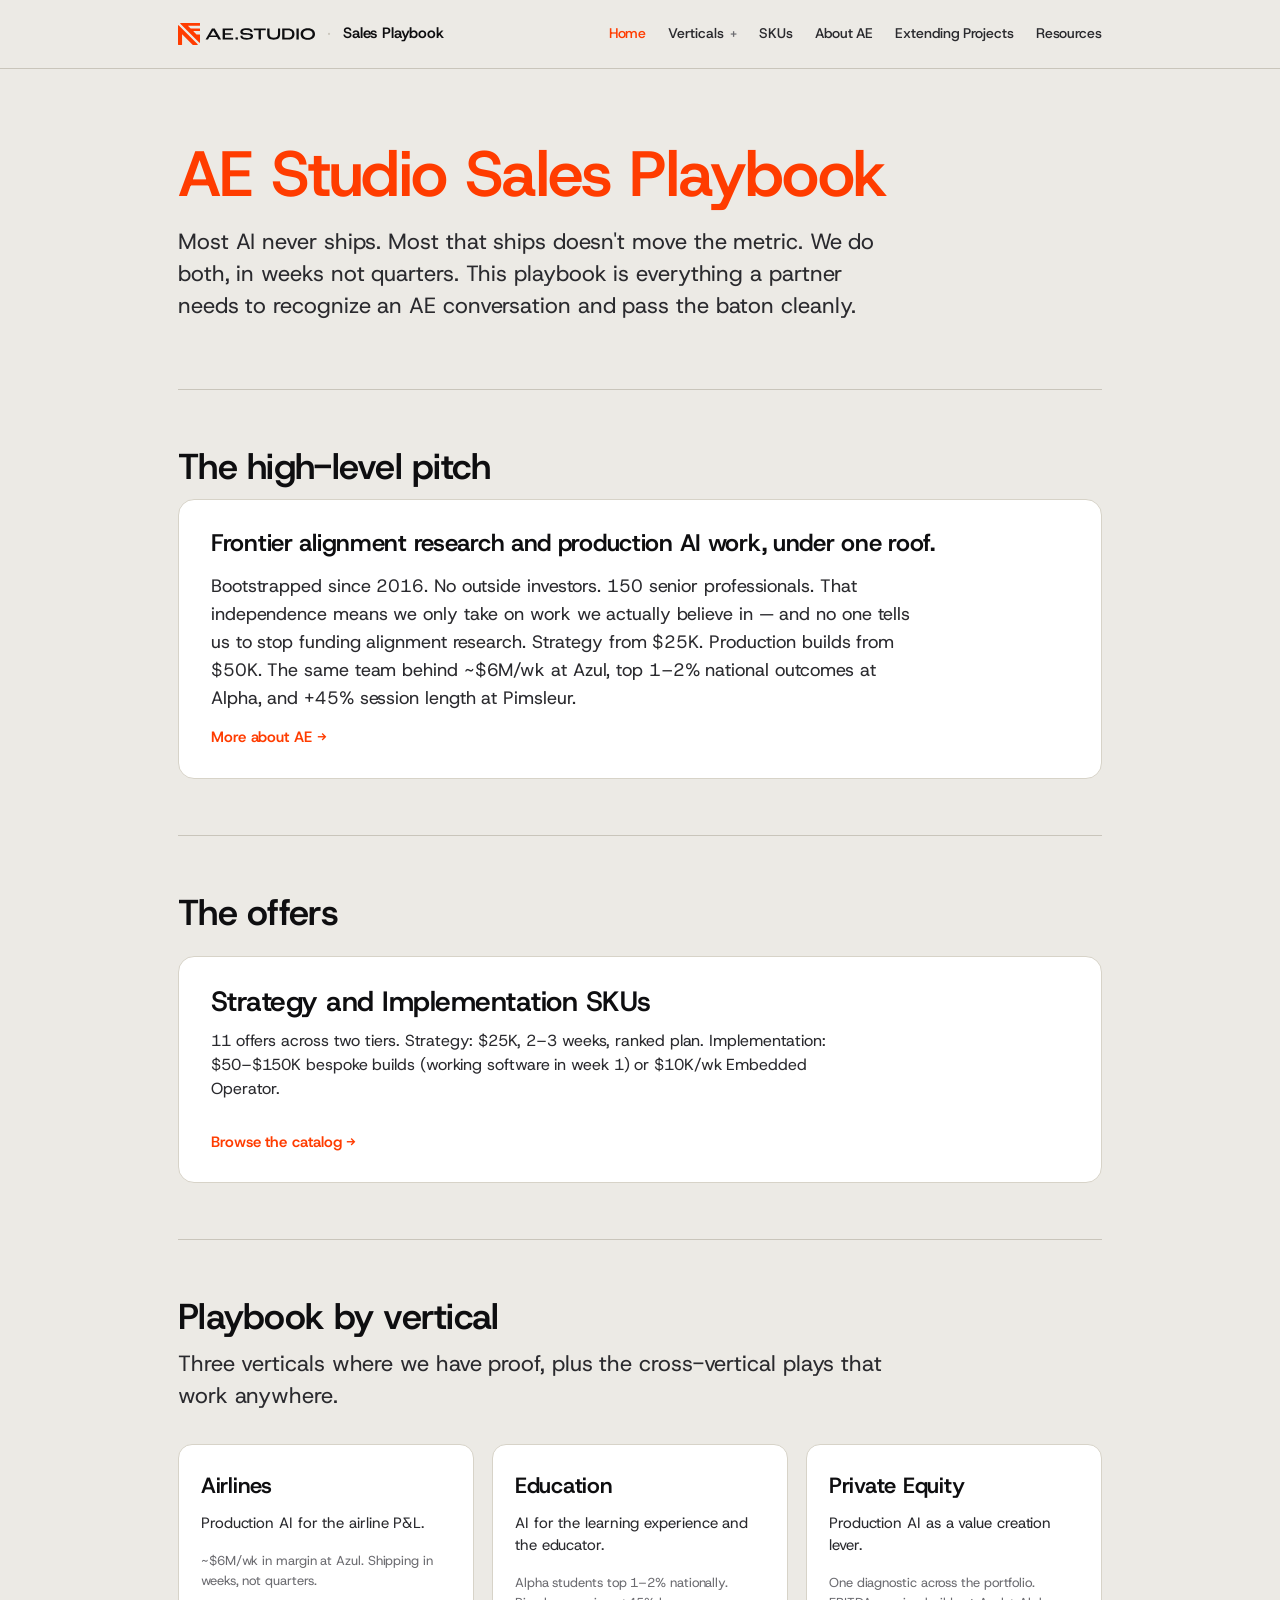
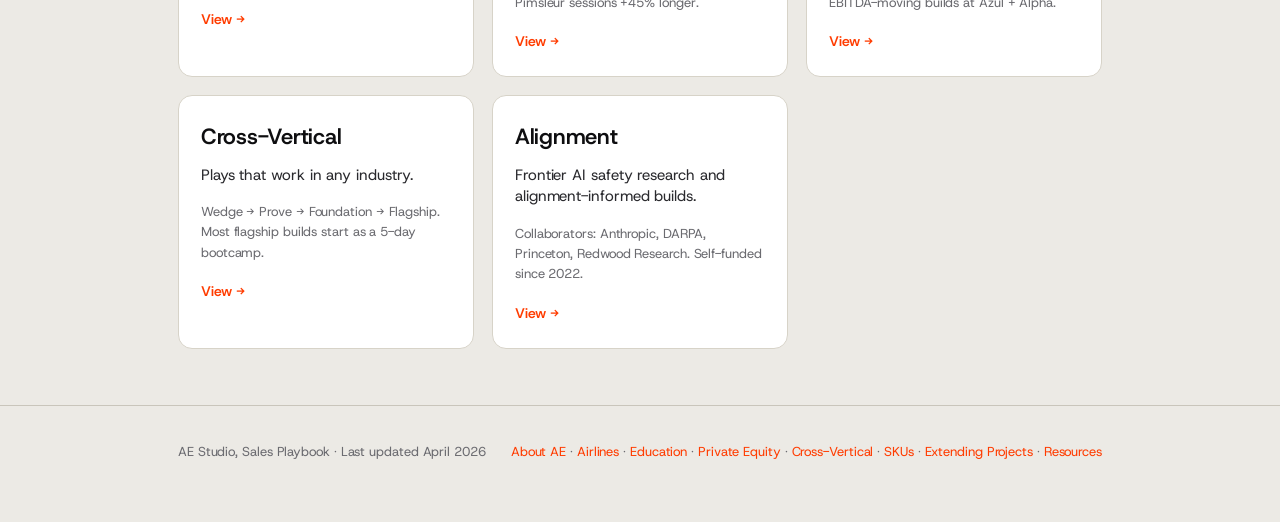
<file: index.html>
<!DOCTYPE html>
<html lang="en">
<head>
 <meta charset="UTF-8" />
 <meta name="viewport" content="width=device-width, initial-scale=1.0" />
 <title>AE Studio, Sales Playbook</title>
 <link rel="preconnect" href="https://fonts.googleapis.com">
 <link rel="preconnect" href="https://fonts.gstatic.com" crossorigin>
 <link href="https://fonts.googleapis.com/css2?family=Host+Grotesk:wght@400;500;600;700&family=JetBrains+Mono:wght@400;500&display=swap" rel="stylesheet">
 <link rel="stylesheet" href="assets/styles.css" />
</head>
<body>

<header class="site-header">
 <div class="wrap">
 <a href="index.html" class="brand">
 <img src="assets/logo.svg" alt="AE.STUDIO" class="brand-logo" />
 <span class="brand-divider" aria-hidden="true">·</span>
 <span class="brand-name">Sales Playbook</span>
 </a>
 <nav class="primary">
 <a href="index.html" class="active">Home</a>
 <div class="nav-dropdown">
 <button type="button" class="nav-dropdown-toggle" aria-haspopup="true" aria-expanded="false">Verticals <span class="nav-caret">+</span></button>
 <div class="nav-dropdown-menu" role="menu">
 <a href="airlines.html" role="menuitem">Airlines</a>
 <a href="education.html" role="menuitem">Education</a>
 <a href="private-equity.html" role="menuitem">Private Equity</a>
 <a href="cross-vertical.html" role="menuitem">Cross-Vertical</a>
 <a href="alignment.html" role="menuitem">Alignment</a>
 </div>
 </div>
 <a href="skus.html">SKUs</a>
 <a href="about.html">About AE</a>
 <a href="extending-projects.html">Extending Projects</a>
 <a href="resources.html">Resources</a>
 </nav>
 </div>
</header>

<main>
<div class="wrap">

 <section class="hero">
 <h1>AE Studio Sales Playbook</h1>
 <p class="lede">Most AI never ships. Most that ships doesn't move the metric. We do both, in weeks not quarters. This playbook is everything a partner needs to recognize an AE conversation and pass the baton cleanly.</p>
 </section>

 <section class="pitch-section">
 <h2>The high-level pitch</h2>
 <a href="about.html" class="about-pitch-card">
 <h3 class="pitch-tagline">Frontier alignment research and production AI work, under one roof.</h3>
 <p>Bootstrapped since 2016. No outside investors. 150 senior professionals. That independence means we only take on work we actually believe in — and no one tells us to stop funding alignment research. Strategy from $25K. Production builds from $50K. The same team behind ~$6M/wk at Azul, top 1–2% national outcomes at Alpha, and +45% session length at Pimsleur.</p>
 <span class="about-pitch-cta">More about AE →</span>
 </a>
 </section>

 <section>
 <h2>The offers</h2>
 <a href="skus.html" class="featured-sku">
 <div class="fs-body">
 <h3 class="fs-title">Strategy and Implementation SKUs</h3>
 <p class="fs-desc">11 offers across two tiers. Strategy: $25K, 2–3 weeks, ranked plan. Implementation: $50–$150K bespoke builds (working software in week 1) or $10K/wk Embedded Operator.</p>
 </div>
 <span class="fs-cta">Browse the catalog →</span>
 </a>
 </section>

 <section>
 <h2>Playbook by vertical</h2>
 <p class="lede">Three verticals where we have proof, plus the cross-vertical plays that work anywhere.</p>
 <div class="vertical-grid">

 <a href="airlines.html" class="vertical-tile">
 <span class="v-name">Airlines</span>
 <span class="v-pitch">Production AI for the airline P&amp;L.</span>
 <span class="v-stats">~$6M/wk in margin at Azul. Shipping in weeks, not quarters.</span>
 <span class="v-arrow">View →</span>
 </a>

 <a href="education.html" class="vertical-tile">
 <span class="v-name">Education</span>
 <span class="v-pitch">AI for the learning experience and the educator.</span>
 <span class="v-stats">Alpha students top 1–2% nationally. Pimsleur sessions +45% longer.</span>
 <span class="v-arrow">View →</span>
 </a>

 <a href="private-equity.html" class="vertical-tile">
 <span class="v-name">Private Equity</span>
 <span class="v-pitch">Production AI as a value creation lever.</span>
 <span class="v-stats">One diagnostic across the portfolio. EBITDA-moving builds at Azul + Alpha.</span>
 <span class="v-arrow">View →</span>
 </a>

 <a href="cross-vertical.html" class="vertical-tile">
 <span class="v-name">Cross-Vertical</span>
 <span class="v-pitch">Plays that work in any industry.</span>
 <span class="v-stats">Wedge → Prove → Foundation → Flagship. Most flagship builds start as a 5-day bootcamp.</span>
 <span class="v-arrow">View →</span>
 </a>

 <a href="alignment.html" class="vertical-tile">
 <span class="v-name">Alignment</span>
 <span class="v-pitch">Frontier AI safety research and alignment-informed builds.</span>
 <span class="v-stats">Collaborators: Anthropic, DARPA, Princeton, Redwood Research. Self-funded since 2022.</span>
 <span class="v-arrow">View →</span>
 </a>

 </div>
 </section>

</div>
</main>

<footer class="site-footer">
 <div class="wrap">
 <div>AE Studio, Sales Playbook · Last updated April 2026</div>
 <div><a href="about.html">About AE</a> · <a href="airlines.html">Airlines</a> · <a href="education.html">Education</a> · <a href="private-equity.html">Private Equity</a> · <a href="cross-vertical.html">Cross-Vertical</a> · <a href="skus.html">SKUs</a> · <a href="extending-projects.html">Extending Projects</a> · <a href="resources.html">Resources</a></div>
 </div>
</footer>

</body>
</html>
</file>
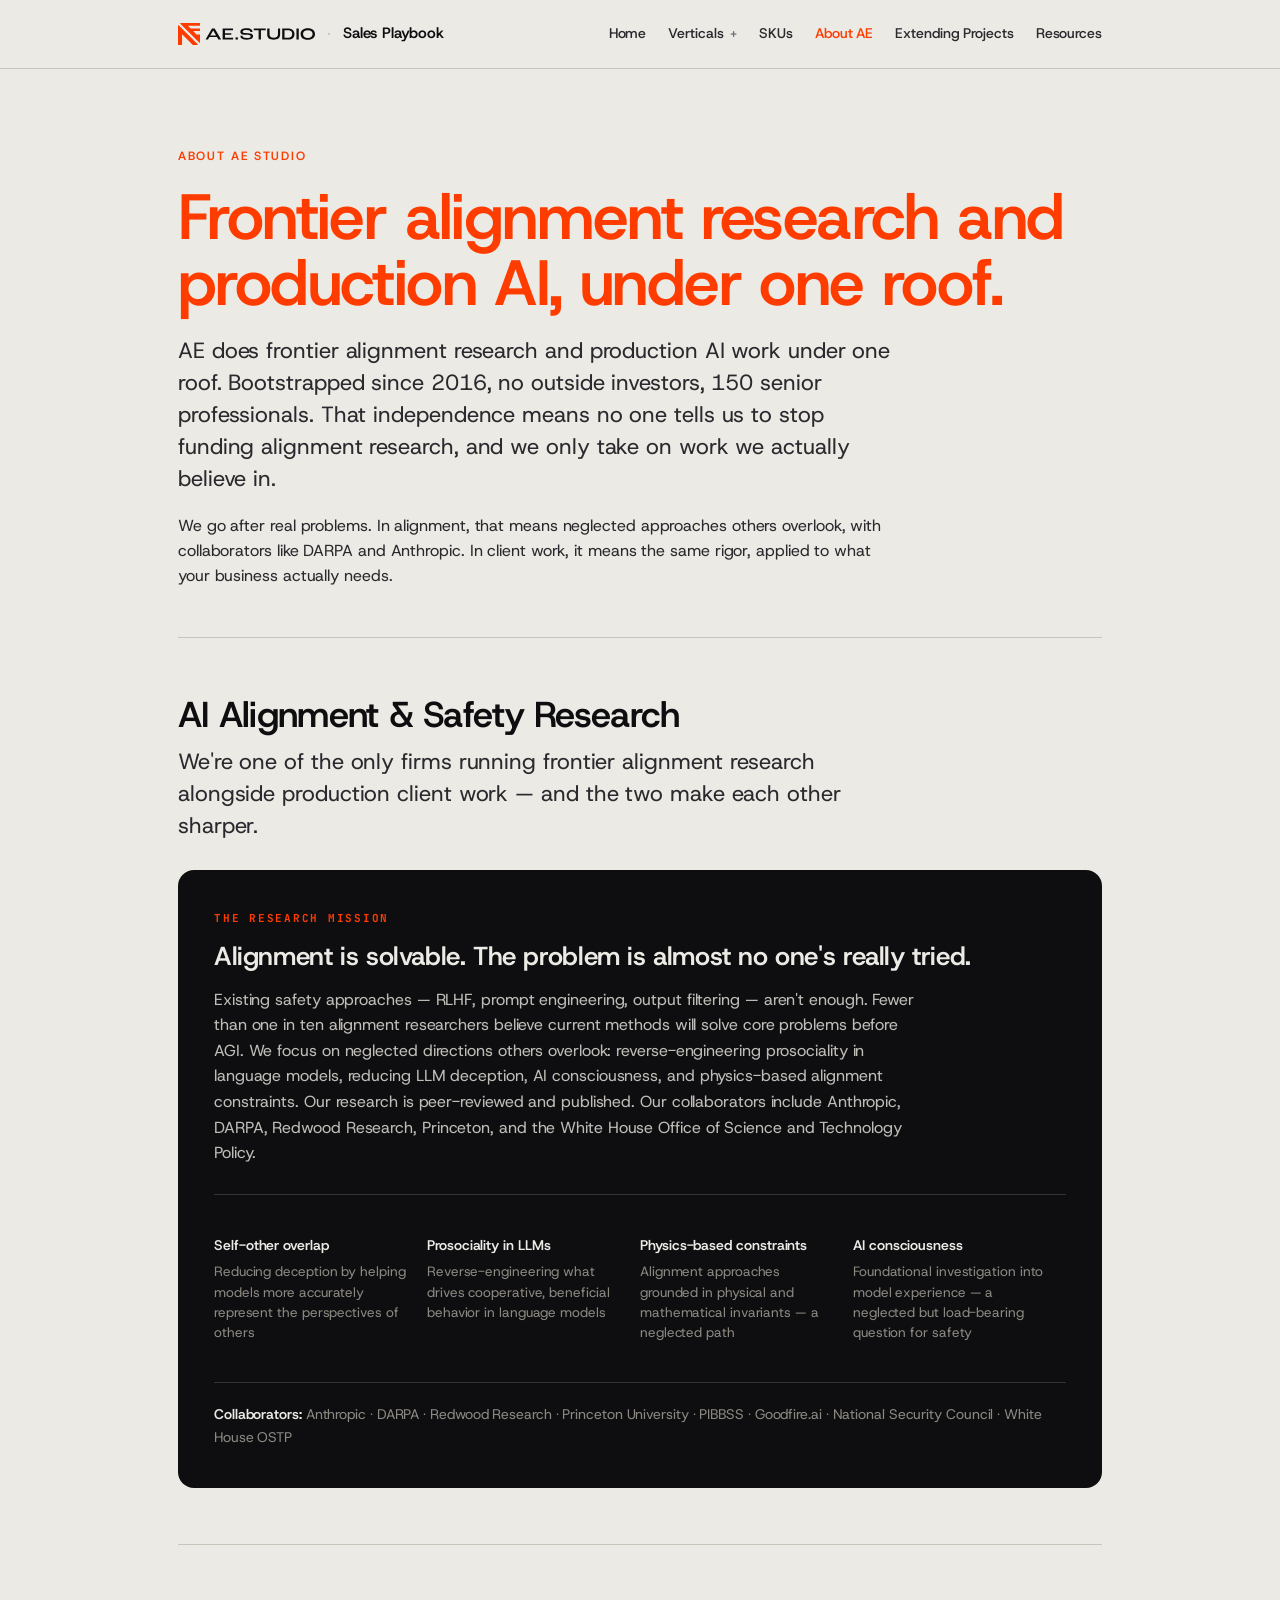
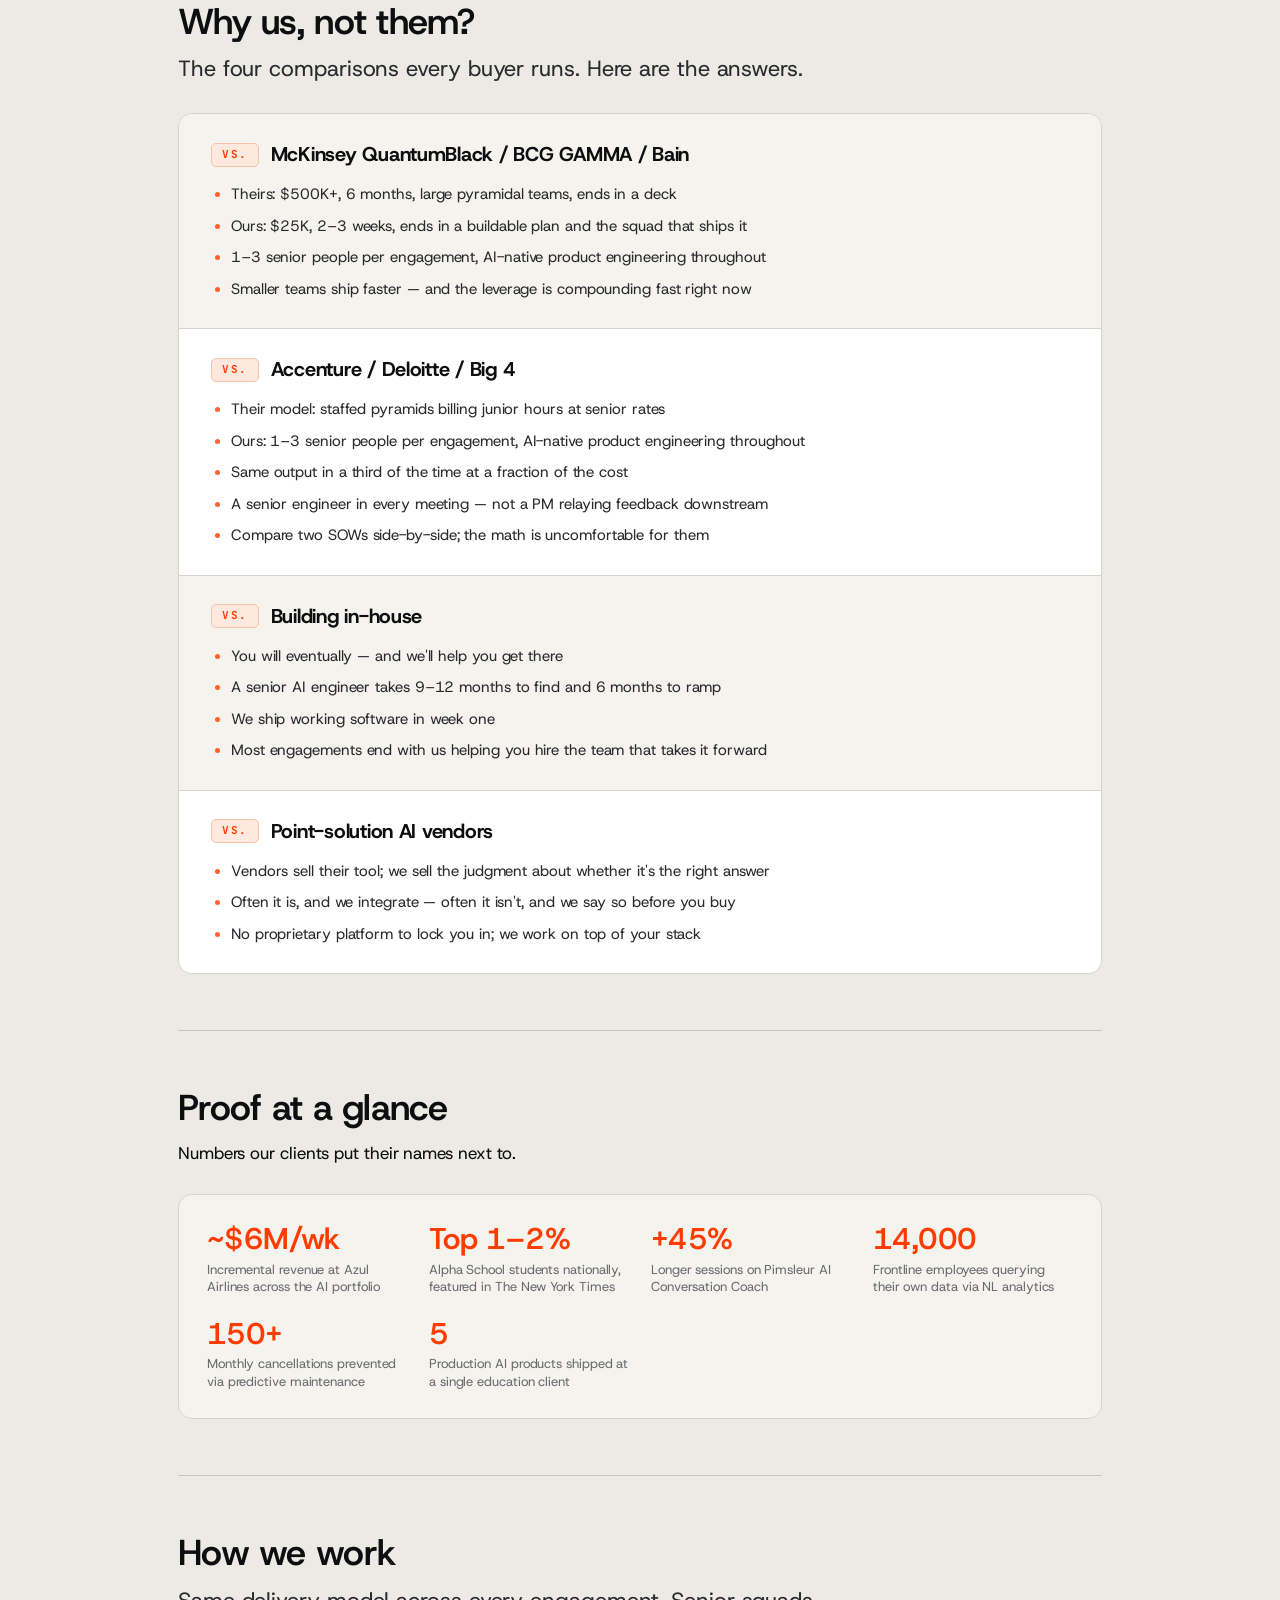
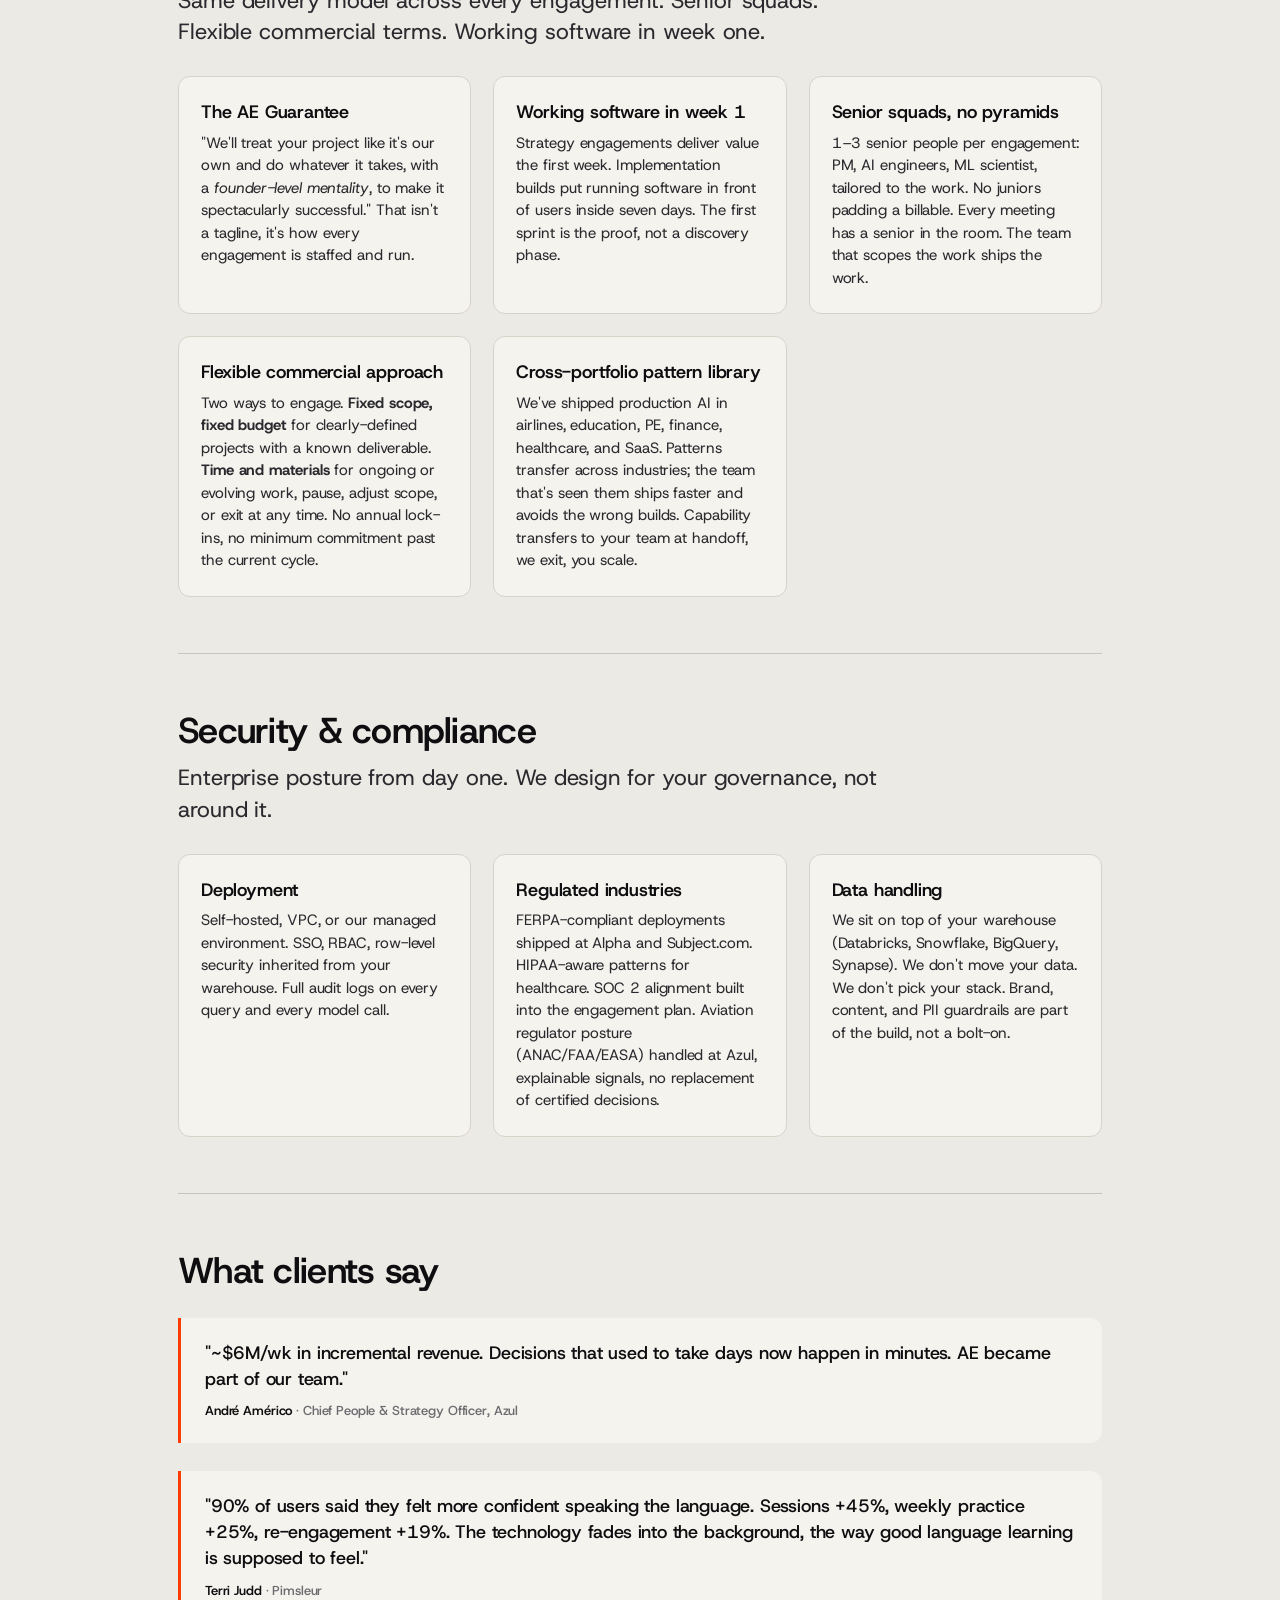
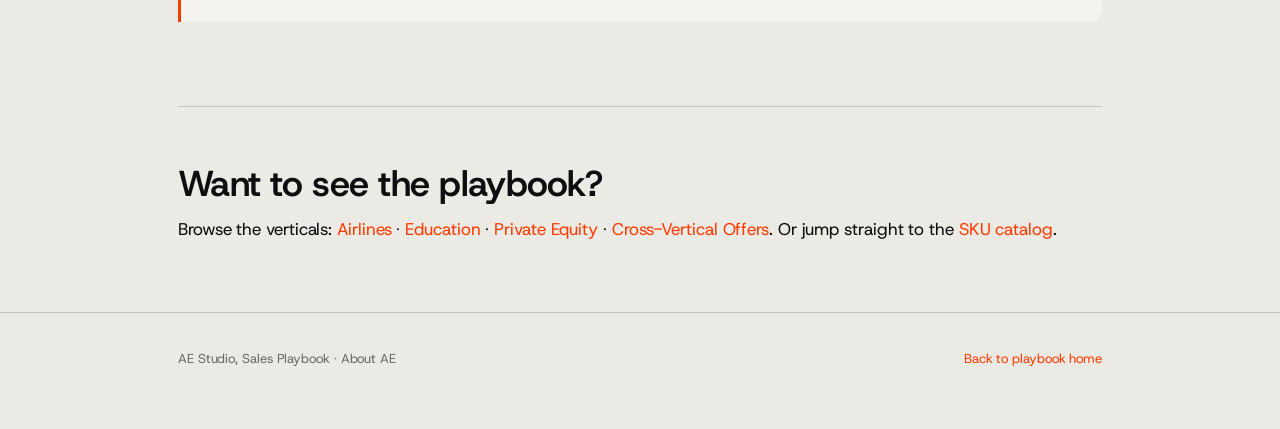
<file: about.html>
<!DOCTYPE html>
<html lang="en">
<head>
 <meta charset="UTF-8" />
 <meta name="viewport" content="width=device-width, initial-scale=1.0" />
 <title>About AE, AE Studio Sales Playbook</title>
 <link rel="preconnect" href="https://fonts.googleapis.com">
 <link rel="preconnect" href="https://fonts.gstatic.com" crossorigin>
 <link href="https://fonts.googleapis.com/css2?family=Host+Grotesk:wght@400;500;600;700&family=JetBrains+Mono:wght@400;500&display=swap" rel="stylesheet">
 <link rel="stylesheet" href="assets/styles.css" />
</head>
<body>

<header class="site-header">
 <div class="wrap">
 <a href="index.html" class="brand">
 <img src="assets/logo.svg" alt="AE.STUDIO" class="brand-logo" />
 <span class="brand-divider" aria-hidden="true">·</span>
 <span class="brand-name">Sales Playbook</span>
 </a>
 <nav class="primary">
 <a href="index.html">Home</a>
 <div class="nav-dropdown">
 <button type="button" class="nav-dropdown-toggle" aria-haspopup="true" aria-expanded="false">Verticals <span class="nav-caret">+</span></button>
 <div class="nav-dropdown-menu" role="menu">
 <a href="airlines.html" role="menuitem">Airlines</a>
 <a href="education.html" role="menuitem">Education</a>
 <a href="private-equity.html" role="menuitem">Private Equity</a>
 <a href="cross-vertical.html" role="menuitem">Cross-Vertical</a>
 <a href="alignment.html" role="menuitem">Alignment</a>
 </div>
 </div>
 <a href="skus.html">SKUs</a>
 <a href="about.html" class="active">About AE</a>
 <a href="extending-projects.html">Extending Projects</a>
 <a href="resources.html">Resources</a>
 </nav>
 </div>
</header>

<main>
<div class="wrap">

 <section class="hero">
 <span class="eyebrow">About AE Studio</span>
 <h1>Frontier alignment research and production AI, <em>under one roof.</em></h1>
 <p class="lede">AE does frontier alignment research and production AI work under one roof. Bootstrapped since 2016, no outside investors, 150 senior professionals. That independence means no one tells us to stop funding alignment research, and we only take on work we actually believe in.</p>
 <p class="about-intro-blurb">We go after real problems. In alignment, that means neglected approaches others overlook, with collaborators like DARPA and Anthropic. In client work, it means the same rigor, applied to what your business actually needs.</p>
 </section>

 <section>
 <h2>AI Alignment &amp; Safety Research</h2>
 <p class="lede">We're one of the only firms running frontier alignment research alongside production client work — and the two make each other sharper.</p>
 <div class="alignment-card">
 <span class="label">The Research Mission</span>
 <h3>Alignment is solvable. The problem is almost no one's really tried.</h3>
 <p>Existing safety approaches — RLHF, prompt engineering, output filtering — aren't enough. Fewer than one in ten alignment researchers believe current methods will solve core problems before AGI. We focus on neglected directions others overlook: reverse-engineering prosociality in language models, reducing LLM deception, AI consciousness, and physics-based alignment constraints. Our research is peer-reviewed and published. Our collaborators include Anthropic, DARPA, Redwood Research, Princeton, and the White House Office of Science and Technology Policy.</p>
 <div class="alignment-grid">
 <div class="alignment-area">
 <h4>Self-other overlap</h4>
 <p>Reducing deception by helping models more accurately represent the perspectives of others</p>
 </div>
 <div class="alignment-area">
 <h4>Prosociality in LLMs</h4>
 <p>Reverse-engineering what drives cooperative, beneficial behavior in language models</p>
 </div>
 <div class="alignment-area">
 <h4>Physics-based constraints</h4>
 <p>Alignment approaches grounded in physical and mathematical invariants — a neglected path</p>
 </div>
 <div class="alignment-area">
 <h4>AI consciousness</h4>
 <p>Foundational investigation into model experience — a neglected but load-bearing question for safety</p>
 </div>
 </div>
 <div class="alignment-partners">
 <strong>Collaborators:</strong> Anthropic · DARPA · Redwood Research · Princeton University · PIBBSS · Goodfire.ai · National Security Council · White House OSTP
 </div>
 </div>
 </section>

 <section>
 <h2>Why us, not them?</h2>
 <p class="lede">The four comparisons every buyer runs. Here are the answers.</p>
 <div class="comparison-list">
 <div class="comparison-item">
 <h3 class="comparison-vs"><span class="vs-tag">vs.</span> McKinsey QuantumBlack / BCG GAMMA / Bain</h3>
 <ul class="comparison-bullets">
 <li>Theirs: $500K+, 6 months, large pyramidal teams, ends in a deck</li>
 <li>Ours: $25K, 2–3 weeks, ends in a buildable plan and the squad that ships it</li>
 <li>1–3 senior people per engagement, AI-native product engineering throughout</li>
 <li>Smaller teams ship faster — and the leverage is compounding fast right now</li>
 </ul>
 </div>
 <div class="comparison-item">
 <h3 class="comparison-vs"><span class="vs-tag">vs.</span> Accenture / Deloitte / Big 4</h3>
 <ul class="comparison-bullets">
 <li>Their model: staffed pyramids billing junior hours at senior rates</li>
 <li>Ours: 1–3 senior people per engagement, AI-native product engineering throughout</li>
 <li>Same output in a third of the time at a fraction of the cost</li>
 <li>A senior engineer in every meeting — not a PM relaying feedback downstream</li>
 <li>Compare two SOWs side-by-side; the math is uncomfortable for them</li>
 </ul>
 </div>
 <div class="comparison-item">
 <h3 class="comparison-vs"><span class="vs-tag">vs.</span> Building in-house</h3>
 <ul class="comparison-bullets">
 <li>You will eventually — and we'll help you get there</li>
 <li>A senior AI engineer takes 9–12 months to find and 6 months to ramp</li>
 <li>We ship working software in week one</li>
 <li>Most engagements end with us helping you hire the team that takes it forward</li>
 </ul>
 </div>
 <div class="comparison-item">
 <h3 class="comparison-vs"><span class="vs-tag">vs.</span> Point-solution AI vendors</h3>
 <ul class="comparison-bullets">
 <li>Vendors sell their tool; we sell the judgment about whether it's the right answer</li>
 <li>Often it is, and we integrate — often it isn't, and we say so before you buy</li>
 <li>No proprietary platform to lock you in; we work on top of your stack</li>
 </ul>
 </div>
 </div>
 </section>

 <section>
 <h2>Proof at a glance</h2>
 <p>Numbers our clients put their names next to.</p>
 <div class="proof-bar">
 <div class="stat"><span class="num">~$6M/wk</span><span class="lbl">Incremental revenue at Azul Airlines across the AI portfolio</span></div>
 <div class="stat"><span class="num">Top 1–2%</span><span class="lbl">Alpha School students nationally, featured in The New York Times</span></div>
 <div class="stat"><span class="num">+45%</span><span class="lbl">Longer sessions on Pimsleur AI Conversation Coach</span></div>
 <div class="stat"><span class="num">14,000</span><span class="lbl">Frontline employees querying their own data via NL analytics</span></div>
 <div class="stat"><span class="num">150+</span><span class="lbl">Monthly cancellations prevented via predictive maintenance</span></div>
 <div class="stat"><span class="num">5</span><span class="lbl">Production AI products shipped at a single education client</span></div>
 </div>
 </section>

 <section id="how-we-work">
 <h2>How we work</h2>
 <p class="lede">Same delivery model across every engagement. Senior squads. Flexible commercial terms. Working software in week one.</p>
 <div class="about-grid">
 <div class="about-card">
 <h3>The AE Guarantee</h3>
 <p>"We'll treat your project like it's our own and do whatever it takes, with a <em>founder-level mentality</em>, to make it spectacularly successful." That isn't a tagline, it's how every engagement is staffed and run.</p>
 </div>
 <div class="about-card">
 <h3>Working software in week 1</h3>
 <p>Strategy engagements deliver value the first week. Implementation builds put running software in front of users inside seven days. The first sprint is the proof, not a discovery phase.</p>
 </div>
 <div class="about-card">
 <h3>Senior squads, no pyramids</h3>
 <p>1–3 senior people per engagement: PM, AI engineers, ML scientist, tailored to the work. No juniors padding a billable. Every meeting has a senior in the room. The team that scopes the work ships the work.</p>
 </div>
 <div class="about-card">
 <h3>Flexible commercial approach</h3>
 <p>Two ways to engage. <strong>Fixed scope, fixed budget</strong> for clearly-defined projects with a known deliverable. <strong>Time and materials</strong> for ongoing or evolving work, pause, adjust scope, or exit at any time. No annual lock-ins, no minimum commitment past the current cycle.</p>
 </div>
 <div class="about-card">
 <h3>Cross-portfolio pattern library</h3>
 <p>We've shipped production AI in airlines, education, PE, finance, healthcare, and SaaS. Patterns transfer across industries; the team that's seen them ships faster and avoids the wrong builds. Capability transfers to your team at handoff, we exit, you scale.</p>
 </div>
 </div>
 </section>

 <section>
 <h2>Security &amp; compliance</h2>
 <p class="lede">Enterprise posture from day one. We design for your governance, not around it.</p>
 <div class="about-grid">
 <div class="about-card">
 <h3>Deployment</h3>
 <p>Self-hosted, VPC, or our managed environment. SSO, RBAC, row-level security inherited from your warehouse. Full audit logs on every query and every model call.</p>
 </div>
 <div class="about-card">
 <h3>Regulated industries</h3>
 <p>FERPA-compliant deployments shipped at Alpha and Subject.com. HIPAA-aware patterns for healthcare. SOC 2 alignment built into the engagement plan. Aviation regulator posture (ANAC/FAA/EASA) handled at Azul, explainable signals, no replacement of certified decisions.</p>
 </div>
 <div class="about-card">
 <h3>Data handling</h3>
 <p>We sit on top of your warehouse (Databricks, Snowflake, BigQuery, Synapse). We don't move your data. We don't pick your stack. Brand, content, and PII guardrails are part of the build, not a bolt-on.</p>
 </div>
 </div>
 </section>

 <section>
 <h2>What clients say</h2>
 <div class="pull-quote">
 <p>"~$6M/wk in incremental revenue. Decisions that used to take days now happen in minutes. AE became part of our team."</p>
 <p class="who"><strong>André Américo</strong> · Chief People &amp; Strategy Officer, Azul</p>
 </div>
 <div class="pull-quote">
 <p>"90% of users said they felt more confident speaking the language. Sessions +45%, weekly practice +25%, re-engagement +19%. The technology fades into the background, the way good language learning is supposed to feel."</p>
 <p class="who"><strong>Terri Judd</strong> · Pimsleur</p>
 </div>
 </section>

 <section>
 <h2>Want to see the playbook?</h2>
 <p>Browse the verticals: <a href="airlines.html">Airlines</a> · <a href="education.html">Education</a> · <a href="private-equity.html">Private Equity</a> · <a href="cross-vertical.html">Cross-Vertical Offers</a>. Or jump straight to the <a href="skus.html">SKU catalog</a>.</p>
 </section>

</div>
</main>

<footer class="site-footer">
 <div class="wrap">
 <div>AE Studio, Sales Playbook · About AE</div>
 <div><a href="index.html">Back to playbook home</a></div>
 </div>
</footer>

</body>
</html>
</file>
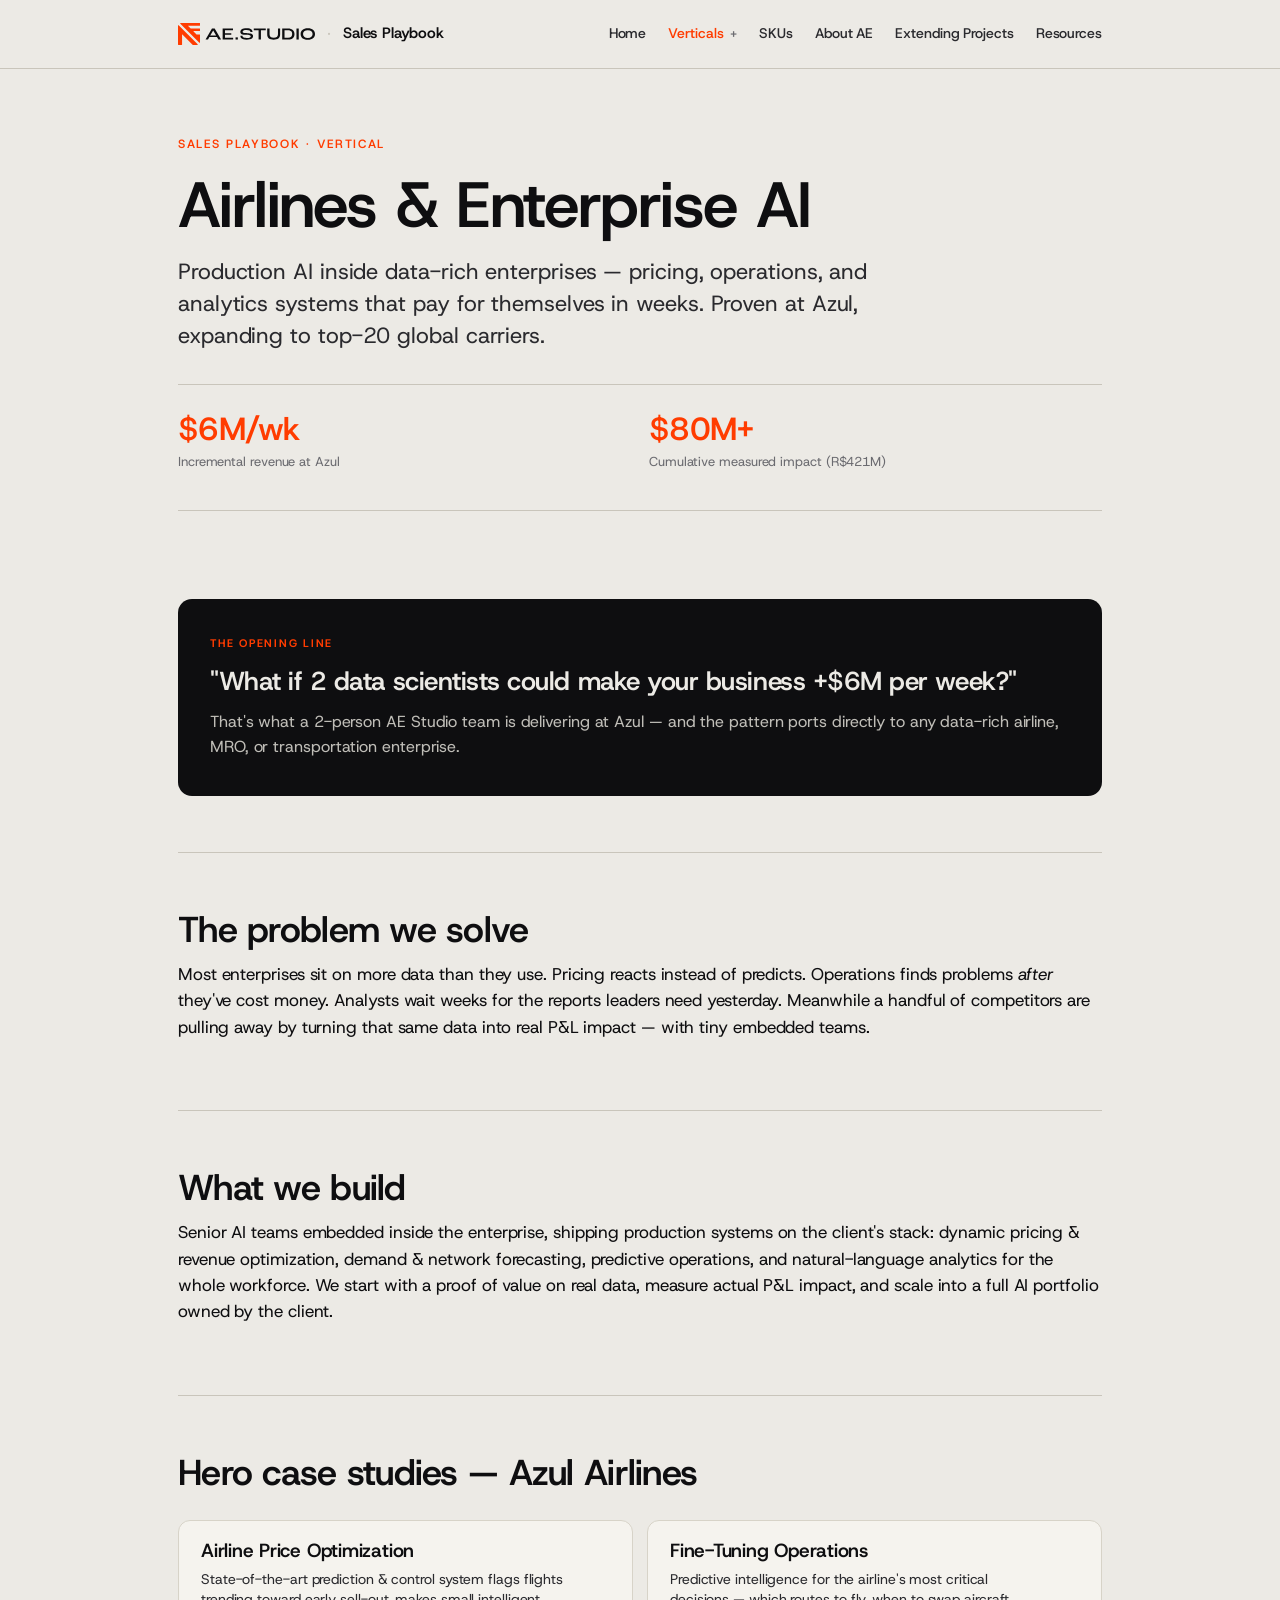
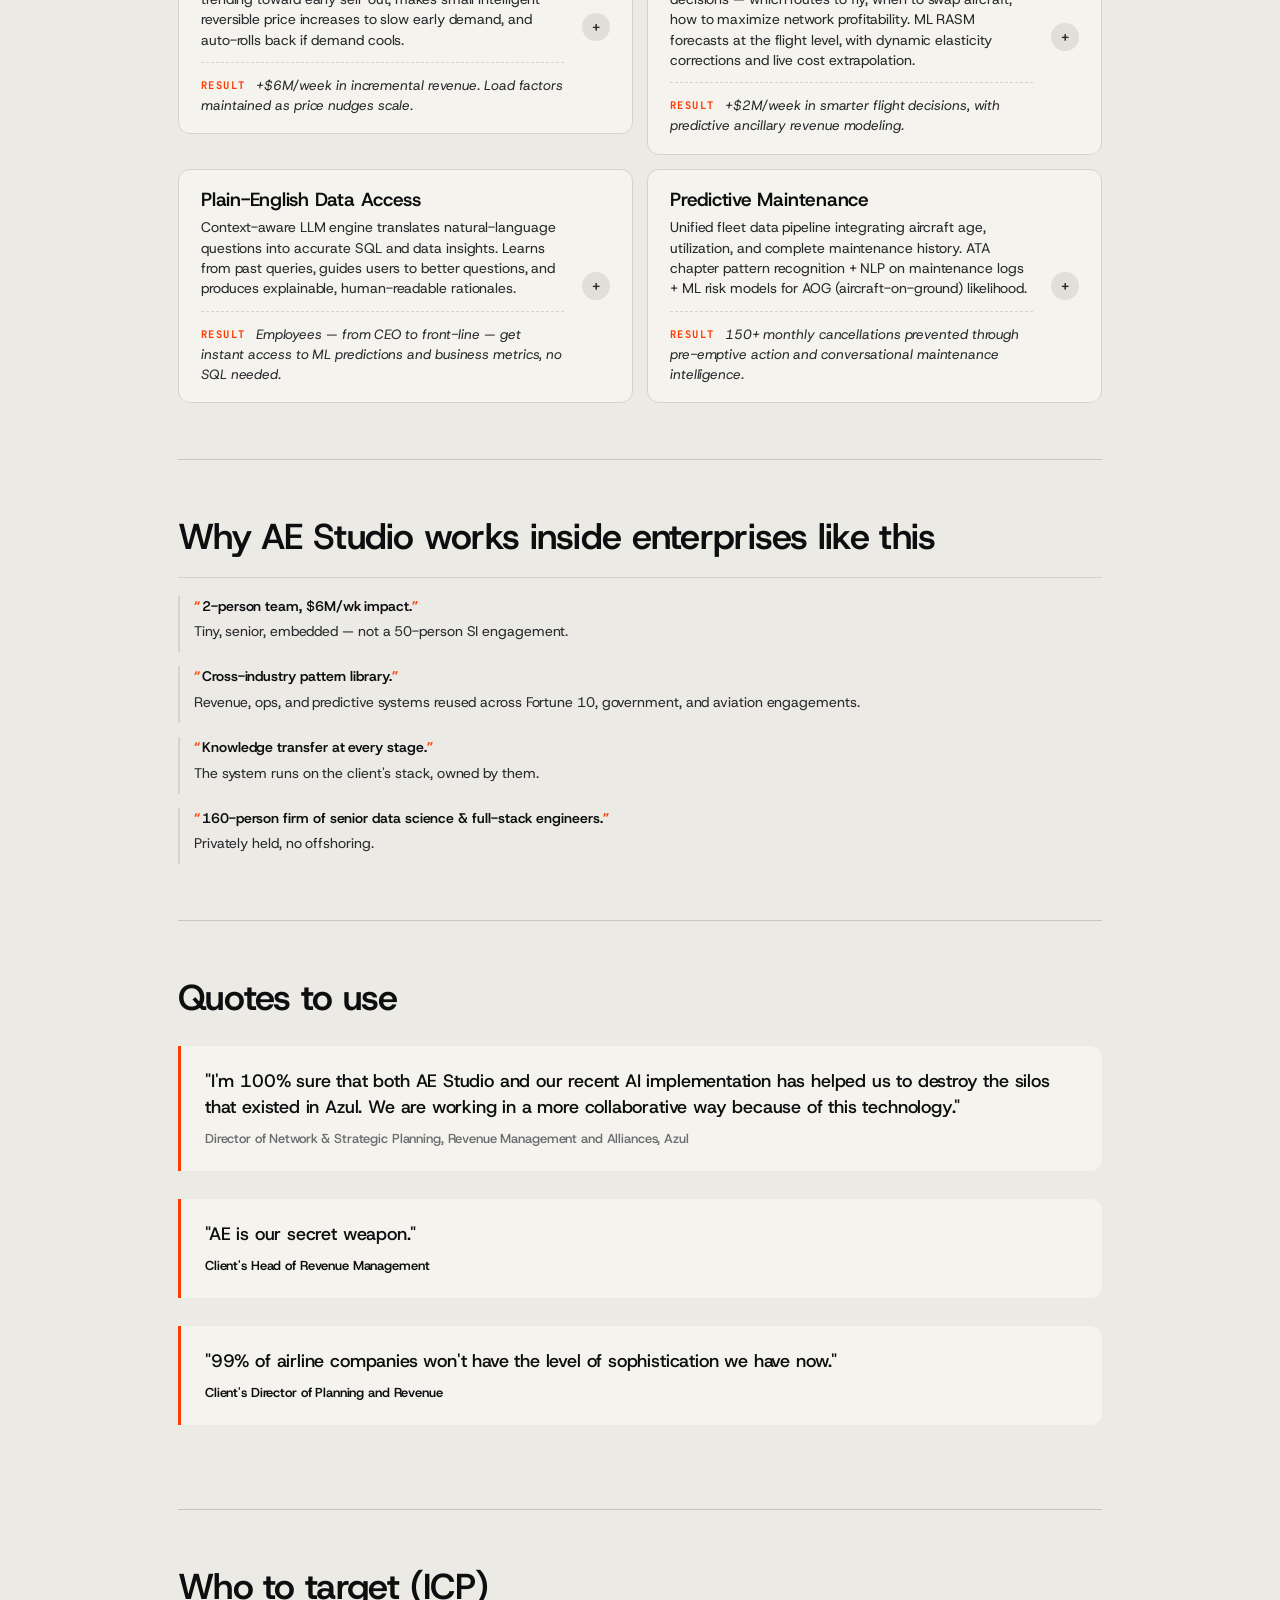
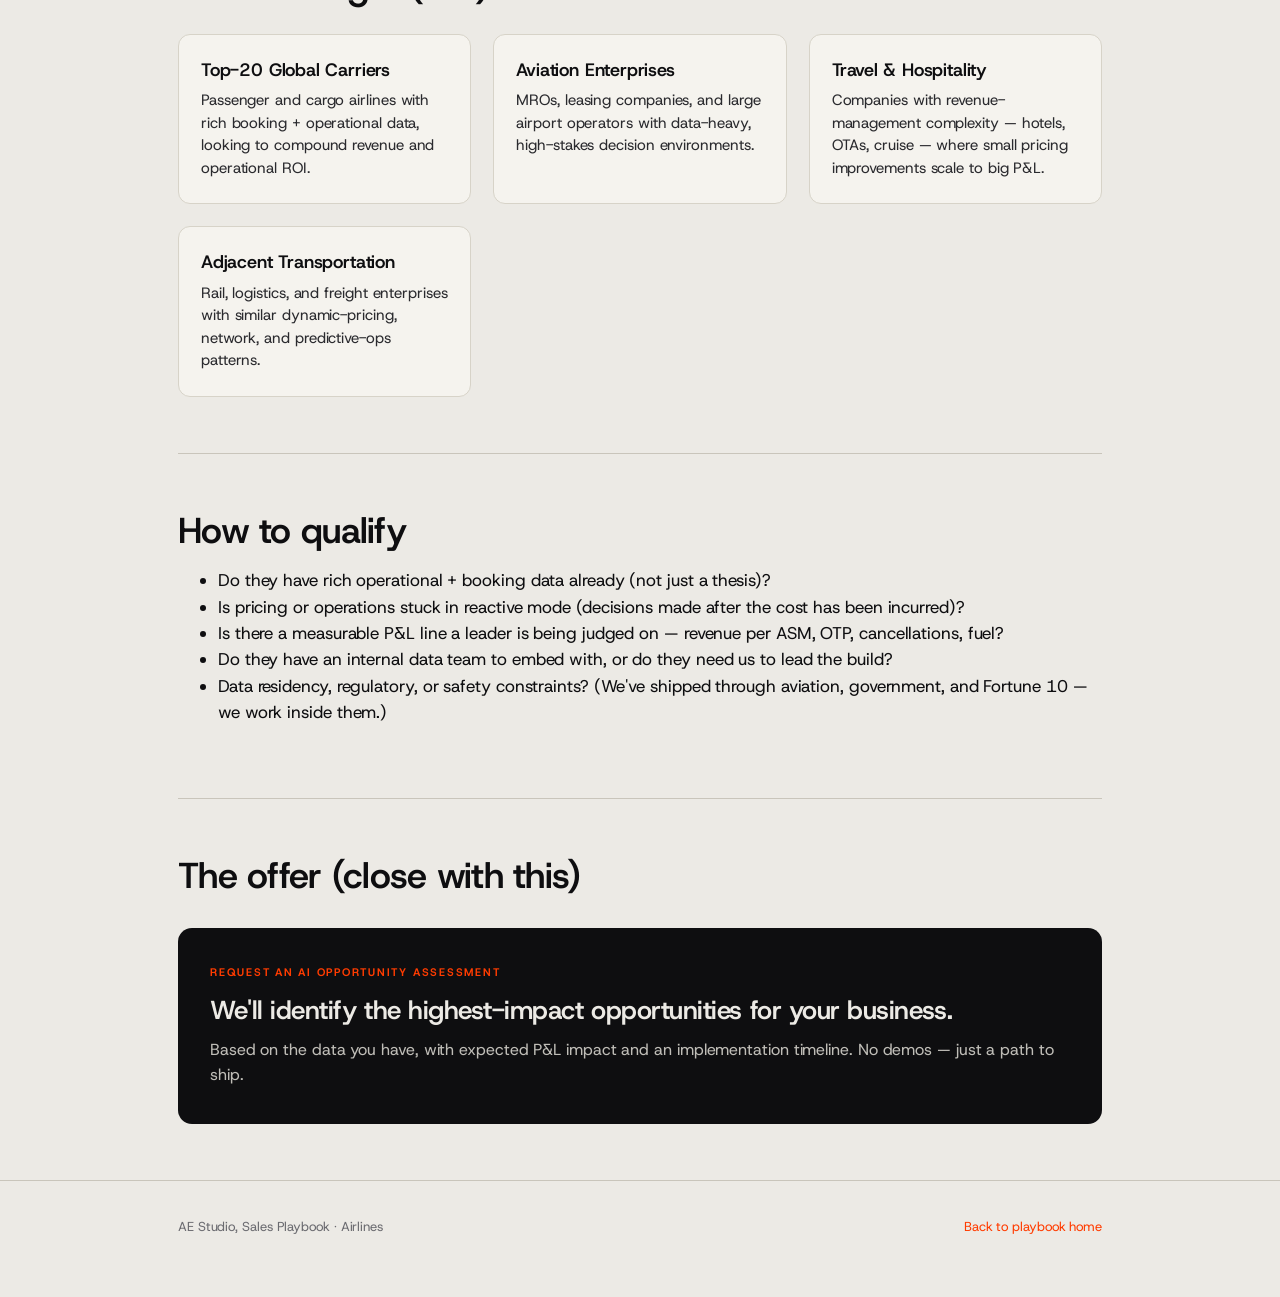
<file: airlines.html>
<!DOCTYPE html>
<html lang="en">
<head>
 <meta charset="UTF-8" />
 <meta name="viewport" content="width=device-width, initial-scale=1.0" />
 <title>Airlines &amp; Enterprise AI — AE Studio Sales Playbook</title>
 <link rel="preconnect" href="https://fonts.googleapis.com">
 <link rel="preconnect" href="https://fonts.gstatic.com" crossorigin>
 <link href="https://fonts.googleapis.com/css2?family=Host+Grotesk:wght@400;500;600;700&family=JetBrains+Mono:wght@400;500&display=swap" rel="stylesheet">
 <link rel="stylesheet" href="assets/styles.css" />
</head>
<body>

<header class="site-header">
 <div class="wrap">
 <a href="index.html" class="brand">
 <img src="assets/logo.svg" alt="AE.STUDIO" class="brand-logo" />
 <span class="brand-divider" aria-hidden="true">·</span>
 <span class="brand-name">Sales Playbook</span>
 </a>
 <nav class="primary">
 <a href="index.html">Home</a>
 <div class="nav-dropdown">
 <button type="button" class="nav-dropdown-toggle active" aria-haspopup="true" aria-expanded="false">Verticals <span class="nav-caret">+</span></button>
 <div class="nav-dropdown-menu" role="menu">
 <a href="airlines.html" class="active" role="menuitem">Airlines</a>
 <a href="education.html" role="menuitem">Education</a>
 <a href="private-equity.html" role="menuitem">Private Equity</a>
 <a href="cross-vertical.html" role="menuitem">Cross-Vertical</a>
 <a href="alignment.html" role="menuitem">Alignment</a>
 </div>
 </div>
 <a href="skus.html">SKUs</a>
 <a href="about.html">About AE</a>
 <a href="extending-projects.html">Extending Projects</a>
 <a href="resources.html">Resources</a>
 </nav>
 </div>
</header>

<main>
<div class="wrap">

 <section class="vhero">
 <span class="eyebrow">Sales Playbook · Vertical</span>
 <h1>Airlines &amp; Enterprise AI</h1>
 <p class="lede">Production AI inside data-rich enterprises — pricing, operations, and analytics systems that pay for themselves in weeks. Proven at Azul, expanding to top-20 global carriers.</p>
 <div class="vstats">
 <div class="vstat"><span class="num">$6M/wk</span><span class="lbl">Incremental revenue at Azul</span></div>
 <div class="vstat"><span class="num">$80M+</span><span class="lbl">Cumulative measured impact (R$421M)</span></div>
 </div>
 </section>

 <section>
 <div class="pov">
 <span class="label">The opening line</span>
 <h3>"What if 2 data scientists could make your business +$6M per week?"</h3>
 <p>That's what a 2-person AE Studio team is delivering at Azul — and the pattern ports directly to any data-rich airline, MRO, or transportation enterprise.</p>
 </div>
 </section>

 <section>
 <h2>The problem we solve</h2>
 <p>Most enterprises sit on more data than they use. Pricing reacts instead of predicts. Operations finds problems <em>after</em> they've cost money. Analysts wait weeks for the reports leaders need yesterday. Meanwhile a handful of competitors are pulling away by turning that same data into real P&amp;L impact — with tiny embedded teams.</p>
 </section>

 <section>
 <h2>What we build</h2>
 <p>Senior AI teams embedded inside the enterprise, shipping production systems on the client's stack: dynamic pricing &amp; revenue optimization, demand &amp; network forecasting, predictive operations, and natural-language analytics for the whole workforce. We start with a proof of value on real data, measure actual P&amp;L impact, and scale into a full AI portfolio owned by the client.</p>
 </section>


 <section>
 <h2>Hero case studies — Azul Airlines</h2>

 <div class="offers">

 <details class="offer" id="revenue-optimization">
 <summary class="offer-summary">
 <div class="summary-main">
 <h3 class="offer-name">Airline Price Optimization</h3>
 <p class="offer-pitch">State-of-the-art prediction &amp; control system flags flights trending toward early sell-out, makes small intelligent reversible price increases to slow early demand, and auto-rolls back if demand cools.</p>
 <p class="offer-cue"><span class="cue-label">Result</span>+$6M/week in incremental revenue. Load factors maintained as price nudges scale.</p>
 </div>
 <span class="expand-toggle" aria-hidden="true">+</span>
 </summary>
 <div class="offer-body">
 <p>State-of-the-art prediction &amp; control system flags flights trending toward early sell-out, makes small intelligent reversible price increases to slow early demand, and auto-rolls back if demand cools.</p>
 <p><strong>Result:</strong> +$6M/week in incremental revenue. Load factors maintained as price nudges scale.</p>
 </div>
 </details>

 <details class="offer" id="fine-tuning-operations">
 <summary class="offer-summary">
 <div class="summary-main">
 <h3 class="offer-name">Fine-Tuning Operations</h3>
 <p class="offer-pitch">Predictive intelligence for the airline's most critical decisions — which routes to fly, when to swap aircraft, how to maximize network profitability. ML RASM forecasts at the flight level, with dynamic elasticity corrections and live cost extrapolation.</p>
 <p class="offer-cue"><span class="cue-label">Result</span>+$2M/week in smarter flight decisions, with predictive ancillary revenue modeling.</p>
 </div>
 <span class="expand-toggle" aria-hidden="true">+</span>
 </summary>
 <div class="offer-body">
 <p>Predictive intelligence for the airline's most critical decisions — which routes to fly, when to swap aircraft, how to maximize network profitability. ML RASM forecasts at the flight level, with dynamic elasticity corrections and live cost extrapolation.</p>
 <p><strong>Result:</strong> +$2M/week in smarter flight decisions, with predictive ancillary revenue modeling.</p>
 </div>
 </details>

 <details class="offer" id="conversational-data">
 <summary class="offer-summary">
 <div class="summary-main">
 <h3 class="offer-name">Plain-English Data Access</h3>
 <p class="offer-pitch">Context-aware LLM engine translates natural-language questions into accurate SQL and data insights. Learns from past queries, guides users to better questions, and produces explainable, human-readable rationales.</p>
 <p class="offer-cue"><span class="cue-label">Result</span>Employees — from CEO to front-line — get instant access to ML predictions and business metrics, no SQL needed.</p>
 </div>
 <span class="expand-toggle" aria-hidden="true">+</span>
 </summary>
 <div class="offer-body">
 <p>Context-aware LLM engine translates natural-language questions into accurate SQL and data insights. Learns from past queries, guides users to better questions, and produces explainable, human-readable rationales.</p>
 <p><strong>Result:</strong> Employees — from CEO to front-line — get instant access to ML predictions and business metrics, no SQL needed.</p>
 </div>
 </details>

 <details class="offer" id="predictive-maintenance">
 <summary class="offer-summary">
 <div class="summary-main">
 <h3 class="offer-name">Predictive Maintenance</h3>
 <p class="offer-pitch">Unified fleet data pipeline integrating aircraft age, utilization, and complete maintenance history. ATA chapter pattern recognition + NLP on maintenance logs + ML risk models for AOG (aircraft-on-ground) likelihood.</p>
 <p class="offer-cue"><span class="cue-label">Result</span>150+ monthly cancellations prevented through pre-emptive action and conversational maintenance intelligence.</p>
 </div>
 <span class="expand-toggle" aria-hidden="true">+</span>
 </summary>
 <div class="offer-body">
 <p>Unified fleet data pipeline integrating aircraft age, utilization, and complete maintenance history. ATA chapter pattern recognition + NLP on maintenance logs + ML risk models for AOG (aircraft-on-ground) likelihood.</p>
 <p><strong>Result:</strong> 150+ monthly cancellations prevented through pre-emptive action and conversational maintenance intelligence.</p>
 </div>
 </details>

 </div>
 </section>

 <section>
 <h2>Why AE Studio works inside enterprises like this</h2>
 <div class="objections">
 <div class="obj">
 <p class="q">2-person team, $6M/wk impact.</p>
 <p class="a">Tiny, senior, embedded — not a 50-person SI engagement.</p>
 </div>
 <div class="obj">
 <p class="q">Cross-industry pattern library.</p>
 <p class="a">Revenue, ops, and predictive systems reused across Fortune 10, government, and aviation engagements.</p>
 </div>
 <div class="obj">
 <p class="q">Knowledge transfer at every stage.</p>
 <p class="a">The system runs on the client's stack, owned by them.</p>
 </div>
 <div class="obj">
 <p class="q">160-person firm of senior data science &amp; full-stack engineers.</p>
 <p class="a">Privately held, no offshoring.</p>
 </div>
 </div>
 </section>

 <section>
 <h2>Quotes to use</h2>
 <div class="pull-quote">
 <p>"I'm 100% sure that both AE Studio and our recent AI implementation has helped us to destroy the silos that existed in Azul. We are working in a more collaborative way because of this technology."</p>
 <p class="who">Director of Network &amp; Strategic Planning, Revenue Management and Alliances, Azul</p>
 </div>
 <div class="pull-quote">
 <p>"AE is our secret weapon."</p>
 <p class="who"><strong>Client's Head of Revenue Management</strong></p>
 </div>
 <div class="pull-quote">
 <p>"99% of airline companies won't have the level of sophistication we have now."</p>
 <p class="who"><strong>Client's Director of Planning and Revenue</strong></p>
 </div>
 </section>

 <section>
 <h2>Who to target (ICP)</h2>
 <div class="about-grid">
 <div class="about-card">
 <h3>Top-20 Global Carriers</h3>
 <p>Passenger and cargo airlines with rich booking + operational data, looking to compound revenue and operational ROI.</p>
 </div>
 <div class="about-card">
 <h3>Aviation Enterprises</h3>
 <p>MROs, leasing companies, and large airport operators with data-heavy, high-stakes decision environments.</p>
 </div>
 <div class="about-card">
 <h3>Travel &amp; Hospitality</h3>
 <p>Companies with revenue-management complexity — hotels, OTAs, cruise — where small pricing improvements scale to big P&amp;L.</p>
 </div>
 <div class="about-card">
 <h3>Adjacent Transportation</h3>
 <p>Rail, logistics, and freight enterprises with similar dynamic-pricing, network, and predictive-ops patterns.</p>
 </div>
 </div>
 </section>

 <section>
 <h2>How to qualify</h2>
 <ul class="bullets">
 <li>Do they have rich operational + booking data already (not just a thesis)?</li>
 <li>Is pricing or operations stuck in reactive mode (decisions made after the cost has been incurred)?</li>
 <li>Is there a measurable P&amp;L line a leader is being judged on — revenue per ASM, OTP, cancellations, fuel?</li>
 <li>Do they have an internal data team to embed with, or do they need us to lead the build?</li>
 <li>Data residency, regulatory, or safety constraints? (We've shipped through aviation, government, and Fortune 10 — we work inside them.)</li>
 </ul>
 </section>

 <section>
 <h2>The offer (close with this)</h2>
 <div class="pov">
 <span class="label">Request an AI opportunity assessment</span>
 <h3>We'll identify the highest-impact opportunities for your business.</h3>
 <p>Based on the data you have, with expected P&amp;L impact and an implementation timeline. No demos — just a path to ship.</p>
 </div>
 </section>

</div>
</main>

<footer class="site-footer">
 <div class="wrap">
 <div>AE Studio, Sales Playbook · Airlines</div>
 <div><a href="index.html">Back to playbook home</a></div>
 </div>
</footer>

</body>
</html>
</file>
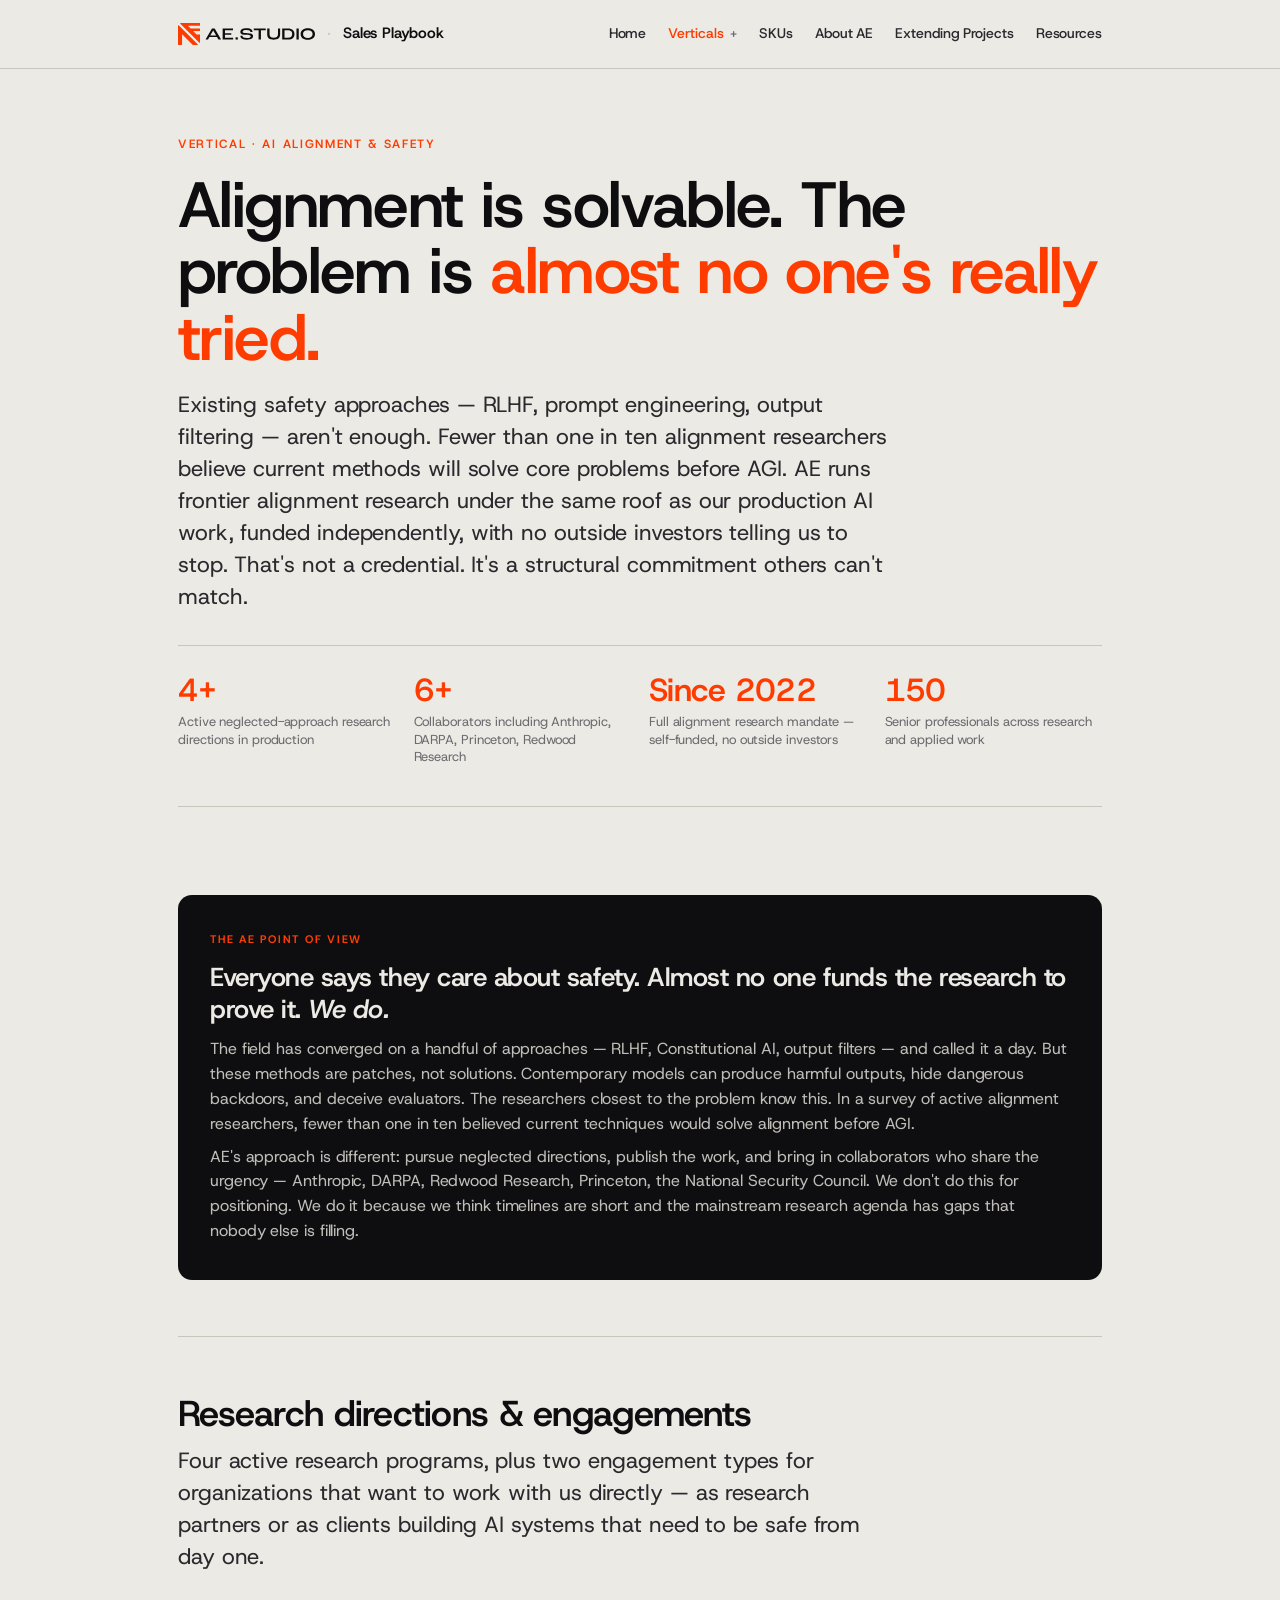
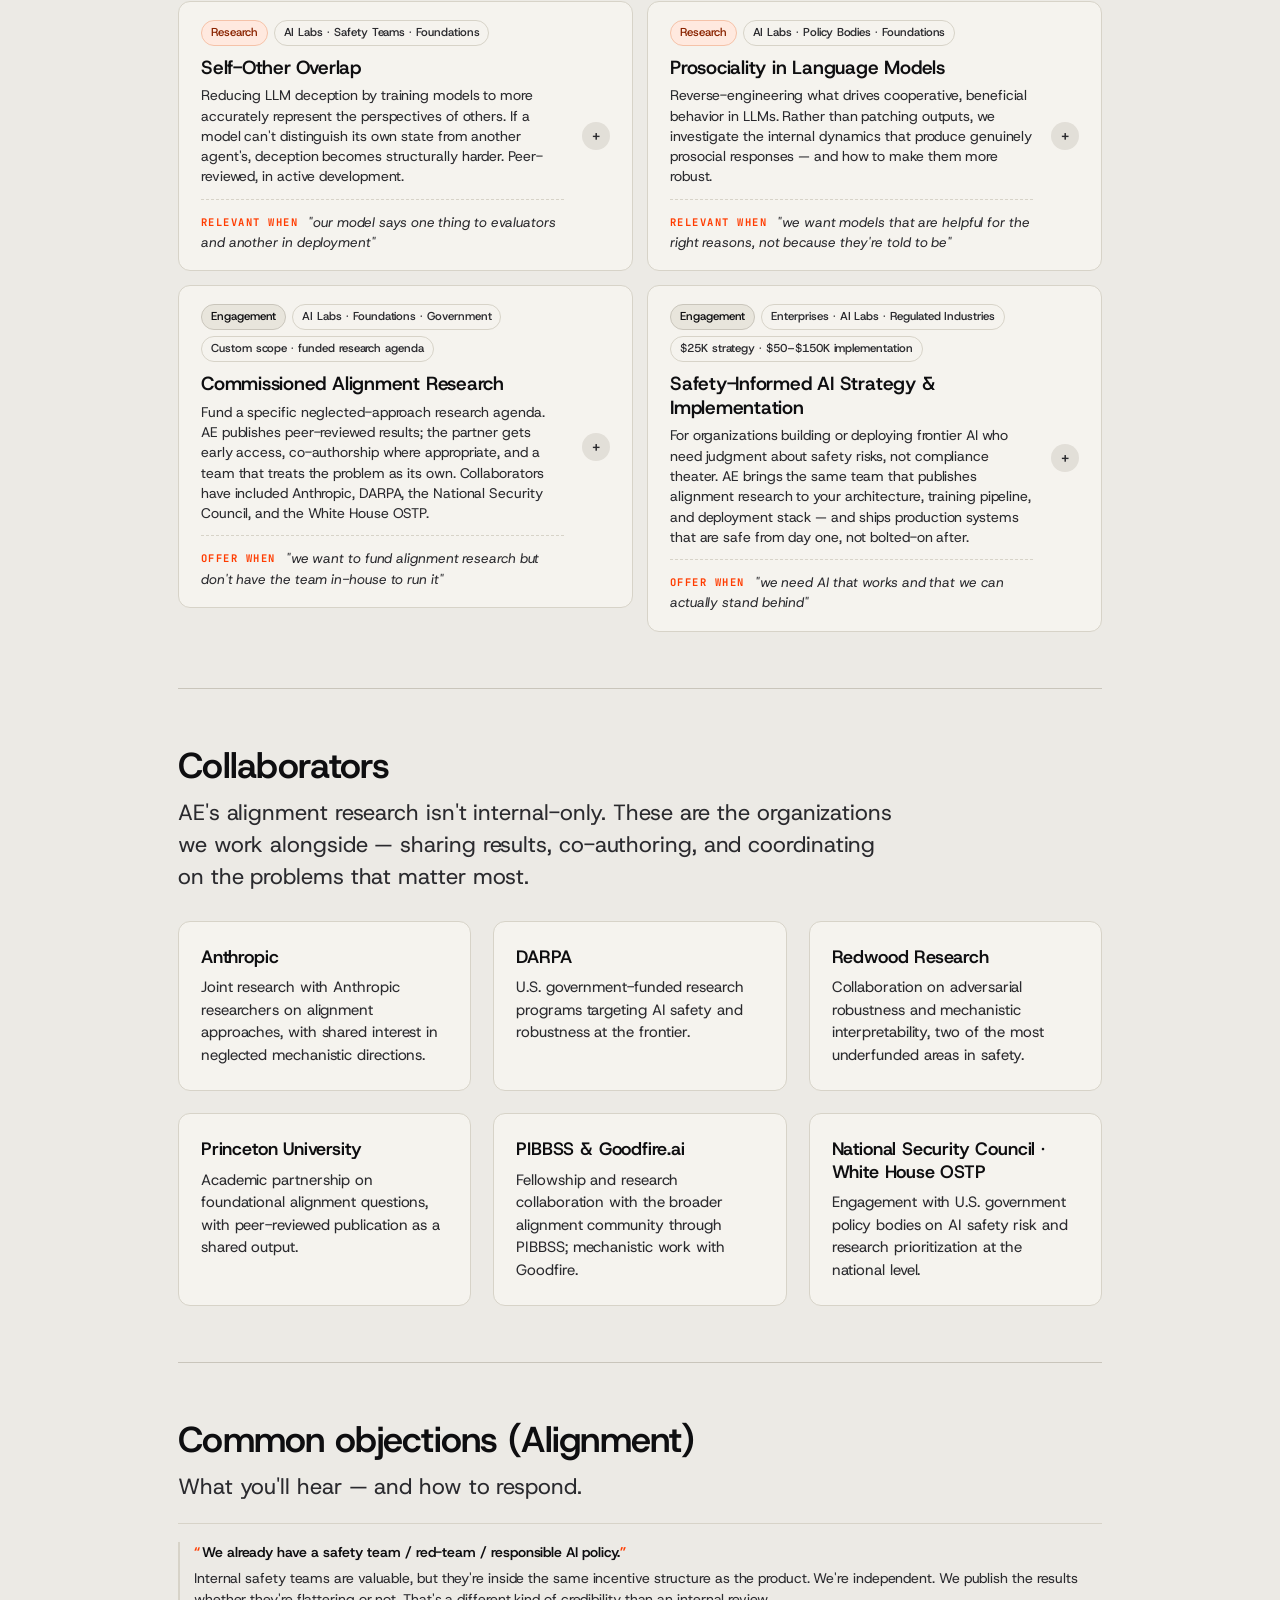
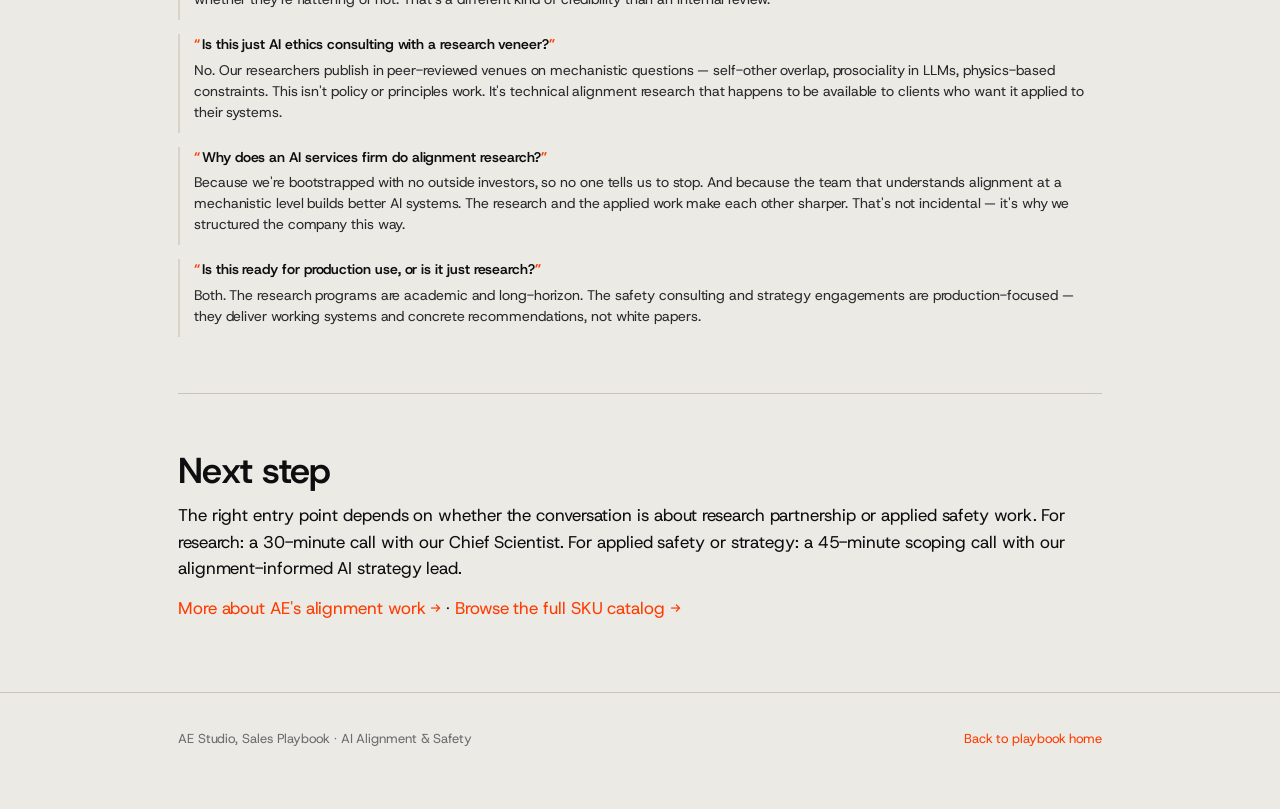
<file: alignment.html>
<!DOCTYPE html>
<html lang="en">
<head>
 <meta charset="UTF-8" />
 <meta name="viewport" content="width=device-width, initial-scale=1.0" />
 <title>AI Alignment &amp; Safety, AE Studio Sales Playbook</title>
 <link rel="preconnect" href="https://fonts.googleapis.com">
 <link rel="preconnect" href="https://fonts.gstatic.com" crossorigin>
 <link href="https://fonts.googleapis.com/css2?family=Host+Grotesk:wght@400;500;600;700&family=JetBrains+Mono:wght@400;500&display=swap" rel="stylesheet">
 <link rel="stylesheet" href="assets/styles.css" />
</head>
<body>

<header class="site-header">
 <div class="wrap">
 <a href="index.html" class="brand">
 <img src="assets/logo.svg" alt="AE.STUDIO" class="brand-logo" />
 <span class="brand-divider" aria-hidden="true">·</span>
 <span class="brand-name">Sales Playbook</span>
 </a>
 <nav class="primary">
 <a href="index.html">Home</a>
 <div class="nav-dropdown">
 <button type="button" class="nav-dropdown-toggle active" aria-haspopup="true" aria-expanded="false">Verticals <span class="nav-caret">+</span></button>
 <div class="nav-dropdown-menu" role="menu">
 <a href="airlines.html" role="menuitem">Airlines</a>
 <a href="education.html" role="menuitem">Education</a>
 <a href="private-equity.html" role="menuitem">Private Equity</a>
 <a href="cross-vertical.html" role="menuitem">Cross-Vertical</a>
 <a href="alignment.html" class="active" role="menuitem">Alignment</a>
 </div>
 </div>
 <a href="skus.html">SKUs</a>
 <a href="about.html">About AE</a>
 <a href="extending-projects.html">Extending Projects</a>
 <a href="resources.html">Resources</a>
 </nav>
 </div>
</header>

<main>
<div class="wrap">

 <section class="vhero">
 <span class="eyebrow">Vertical · AI Alignment &amp; Safety</span>
 <h1>Alignment is solvable. The problem is <em>almost no one's really tried.</em></h1>
 <p class="lede">Existing safety approaches — RLHF, prompt engineering, output filtering — aren't enough. Fewer than one in ten alignment researchers believe current methods will solve core problems before AGI. AE runs frontier alignment research under the same roof as our production AI work, funded independently, with no outside investors telling us to stop. That's not a credential. It's a structural commitment others can't match.</p>
 <div class="vstats">
 <div class="vstat"><span class="num">4+</span><span class="lbl">Active neglected-approach research directions in production</span></div>
 <div class="vstat"><span class="num">6+</span><span class="lbl">Collaborators including Anthropic, DARPA, Princeton, Redwood Research</span></div>
 <div class="vstat"><span class="num">Since 2022</span><span class="lbl">Full alignment research mandate — self-funded, no outside investors</span></div>
 <div class="vstat"><span class="num">150</span><span class="lbl">Senior professionals across research and applied work</span></div>
 </div>
 </section>

 <section>
 <div class="pov">
 <span class="label">The AE point of view</span>
 <h3>Everyone says they care about safety. Almost no one funds the research to prove it. <em>We do.</em></h3>
 <p>The field has converged on a handful of approaches — RLHF, Constitutional AI, output filters — and called it a day. But these methods are patches, not solutions. Contemporary models can produce harmful outputs, hide dangerous backdoors, and deceive evaluators. The researchers closest to the problem know this. In a survey of active alignment researchers, fewer than one in ten believed current techniques would solve alignment before AGI.</p>
 <p>AE's approach is different: pursue neglected directions, publish the work, and bring in collaborators who share the urgency — Anthropic, DARPA, Redwood Research, Princeton, the National Security Council. We don't do this for positioning. We do it because we think timelines are short and the mainstream research agenda has gaps that nobody else is filling.</p>
 </div>
 </section>

 <section>
 <h2>Research directions &amp; engagements</h2>
 <p class="lede">Four active research programs, plus two engagement types for organizations that want to work with us directly — as research partners or as clients building AI systems that need to be safe from day one.</p>

 <div class="offers">

 <details class="offer" id="self-other-overlap">
 <summary class="offer-summary">
 <div class="summary-main">
 <div class="pill-row">
 <span class="pill bucket-impl">Research</span>
 <span class="pill buyer">AI Labs · Safety Teams · Foundations</span>
 </div>
 <h3 class="offer-name">Self-Other Overlap</h3>
 <p class="offer-pitch">Reducing LLM deception by training models to more accurately represent the perspectives of others. If a model can't distinguish its own state from another agent's, deception becomes structurally harder. Peer-reviewed, in active development.</p>
 <p class="offer-cue"><span class="cue-label">Relevant when</span>"our model says one thing to evaluators and another in deployment"</p>
 </div>
 <span class="expand-toggle" aria-hidden="true">+</span>
 </summary>
 <div class="offer-body">
 <div class="sales-cue">
 <h4>When this comes up</h4>
 <ul>
 <li>A lab is seeing sycophancy or evaluation gaming they can't explain</li>
 <li>A safety team suspects their model behaves differently under evaluation than in production</li>
 <li>A foundation wants to fund neglected deception-reduction research</li>
 </ul>
 </div>
 <h4 class="ship-header">What the research addresses</h4>
 <ul class="sku-bullets">
 <li>Structural deception: models that represent their own state differently depending on audience</li>
 <li>Self-other overlap as a mechanism for making deception harder at the architecture level</li>
 <li>Evaluation robustness: methods that hold up when the model knows it's being evaluated</li>
 </ul>
 </div>
 </details>

 <details class="offer" id="prosociality">
 <summary class="offer-summary">
 <div class="summary-main">
 <div class="pill-row">
 <span class="pill bucket-impl">Research</span>
 <span class="pill buyer">AI Labs · Policy Bodies · Foundations</span>
 </div>
 <h3 class="offer-name">Prosociality in Language Models</h3>
 <p class="offer-pitch">Reverse-engineering what drives cooperative, beneficial behavior in LLMs. Rather than patching outputs, we investigate the internal dynamics that produce genuinely prosocial responses — and how to make them more robust.</p>
 <p class="offer-cue"><span class="cue-label">Relevant when</span>"we want models that are helpful for the right reasons, not because they're told to be"</p>
 </div>
 <span class="expand-toggle" aria-hidden="true">+</span>
 </summary>
 <div class="offer-body">
 <div class="sales-cue">
 <h4>When this comes up</h4>
 <ul>
 <li>A lab wants to understand why their model is helpful, not just confirm that it is</li>
 <li>A policy body wants mechanistic evidence for why certain training approaches produce safer behavior</li>
 <li>A foundation is funding interpretability or value-learning work</li>
 </ul>
 </div>
 <h4 class="ship-header">What the research addresses</h4>
 <ul class="sku-bullets">
 <li>Internal representations that correlate with cooperative vs. misaligned behavior</li>
 <li>Whether prosociality can be instilled mechanistically, or only approximated through training incentives</li>
 <li>Robustness of prosocial behavior across distribution shift and adversarial prompting</li>
 </ul>
 </div>
 </details>

 <details class="offer" id="commissioned-research">
 <summary class="offer-summary">
 <div class="summary-main">
 <div class="pill-row">
 <span class="pill bucket-strategy">Engagement</span>
 <span class="pill buyer">AI Labs · Foundations · Government</span>
 <span class="pill price">Custom scope · funded research agenda</span>
 </div>
 <h3 class="offer-name">Commissioned Alignment Research</h3>
 <p class="offer-pitch">Fund a specific neglected-approach research agenda. AE publishes peer-reviewed results; the partner gets early access, co-authorship where appropriate, and a team that treats the problem as its own. Collaborators have included Anthropic, DARPA, the National Security Council, and the White House OSTP.</p>
 <p class="offer-cue"><span class="cue-label">Offer when</span>"we want to fund alignment research but don't have the team in-house to run it"</p>
 </div>
 <span class="expand-toggle" aria-hidden="true">+</span>
 </summary>
 <div class="offer-body">
 <div class="sales-cue">
 <h4>When to offer this</h4>
 <ul>
 <li>A foundation wants to fund alignment research but needs an execution partner, not just grantees</li>
 <li>A government body (DoD, NSC, OSTP) wants a research agenda on a specific safety risk</li>
 <li>An AI lab wants to externally validate or extend internal safety work with independent researchers</li>
 </ul>
 </div>
 <h4 class="ship-header">What you ship</h4>
 <ul class="sku-bullets">
 <li>Scoped research agenda targeting a specific neglected-approach problem, agreed upfront</li>
 <li>Peer-reviewed publications; partner gets early access and co-authorship where appropriate</li>
 <li>Research briefings throughout — not a black box until the paper drops</li>
 <li>Option to extend into follow-on programs or applied safety work</li>
 </ul>
 </div>
 </details>

 <details class="offer" id="safety-consulting">
 <summary class="offer-summary">
 <div class="summary-main">
 <div class="pill-row">
 <span class="pill bucket-strategy">Engagement</span>
 <span class="pill buyer">Enterprises · AI Labs · Regulated Industries</span>
 <span class="pill price">$25K strategy · $50–$150K implementation</span>
 </div>
 <h3 class="offer-name">Safety-Informed AI Strategy &amp; Implementation</h3>
 <p class="offer-pitch">For organizations building or deploying frontier AI who need judgment about safety risks, not compliance theater. AE brings the same team that publishes alignment research to your architecture, training pipeline, and deployment stack — and ships production systems that are safe from day one, not bolted-on after.</p>
 <p class="offer-cue"><span class="cue-label">Offer when</span>"we need AI that works and that we can actually stand behind"</p>
 </div>
 <span class="expand-toggle" aria-hidden="true">+</span>
 </summary>
 <div class="offer-body">
 <div class="sales-cue">
 <h4>When to offer this</h4>
 <ul>
 <li>An enterprise is deploying a frontier model in a high-stakes context (healthcare, finance, defense, education)</li>
 <li>A regulated business needs AI governance that goes beyond compliance checkbox</li>
 <li>An AI lab wants an independent red-team on their safety claims before a major release</li>
 <li>A board or exec team is asking "how do we know this is safe?" and the answer currently is "we think so"</li>
 </ul>
 </div>
 <h4 class="ship-header">What you ship</h4>
 <ul class="sku-bullets">
 <li>Safety audit of your current AI stack: where the real risks are, not just the checklist ones</li>
 <li>Architecture and training recommendations grounded in current alignment research, not vendor defaults</li>
 <li>Production deployment with safety designed in — guardrails, audit logs, human-in-the-loop where it matters</li>
 <li>Red-team report: adversarial testing of your model's behavior under edge cases and misuse scenarios</li>
 </ul>
 </div>
 </details>

 </div>
 </section>

 <section>
 <h2>Collaborators</h2>
 <p class="lede">AE's alignment research isn't internal-only. These are the organizations we work alongside — sharing results, co-authoring, and coordinating on the problems that matter most.</p>
 <div class="about-grid">
 <div class="about-card">
 <h3>Anthropic</h3>
 <p>Joint research with Anthropic researchers on alignment approaches, with shared interest in neglected mechanistic directions.</p>
 </div>
 <div class="about-card">
 <h3>DARPA</h3>
 <p>U.S. government-funded research programs targeting AI safety and robustness at the frontier.</p>
 </div>
 <div class="about-card">
 <h3>Redwood Research</h3>
 <p>Collaboration on adversarial robustness and mechanistic interpretability, two of the most underfunded areas in safety.</p>
 </div>
 <div class="about-card">
 <h3>Princeton University</h3>
 <p>Academic partnership on foundational alignment questions, with peer-reviewed publication as a shared output.</p>
 </div>
 <div class="about-card">
 <h3>PIBBSS &amp; Goodfire.ai</h3>
 <p>Fellowship and research collaboration with the broader alignment community through PIBBSS; mechanistic work with Goodfire.</p>
 </div>
 <div class="about-card">
 <h3>National Security Council · White House OSTP</h3>
 <p>Engagement with U.S. government policy bodies on AI safety risk and research prioritization at the national level.</p>
 </div>
 </div>
 </section>

 <section>
 <h2>Common objections (Alignment)</h2>
 <p class="lede">What you'll hear — and how to respond.</p>
 <div class="objections">
 <div class="obj"><p class="q">We already have a safety team / red-team / responsible AI policy.</p><p class="a">Internal safety teams are valuable, but they're inside the same incentive structure as the product. We're independent. We publish the results whether they're flattering or not. That's a different kind of credibility than an internal review.</p></div>
 <div class="obj"><p class="q">Is this just AI ethics consulting with a research veneer?</p><p class="a">No. Our researchers publish in peer-reviewed venues on mechanistic questions — self-other overlap, prosociality in LLMs, physics-based constraints. This isn't policy or principles work. It's technical alignment research that happens to be available to clients who want it applied to their systems.</p></div>
 <div class="obj"><p class="q">Why does an AI services firm do alignment research?</p><p class="a">Because we're bootstrapped with no outside investors, so no one tells us to stop. And because the team that understands alignment at a mechanistic level builds better AI systems. The research and the applied work make each other sharper. That's not incidental — it's why we structured the company this way.</p></div>
 <div class="obj"><p class="q">Is this ready for production use, or is it just research?</p><p class="a">Both. The research programs are academic and long-horizon. The safety consulting and strategy engagements are production-focused — they deliver working systems and concrete recommendations, not white papers.</p></div>
 </div>
 </section>

 <section>
 <h2>Next step</h2>
 <p>The right entry point depends on whether the conversation is about research partnership or applied safety work. For research: a 30-minute call with our Chief Scientist. For applied safety or strategy: a 45-minute scoping call with our alignment-informed AI strategy lead.</p>
 <p><a href="about.html">More about AE's alignment work →</a> · <a href="skus.html">Browse the full SKU catalog →</a></p>
 </section>

</div>
</main>

<footer class="site-footer">
 <div class="wrap">
 <div>AE Studio, Sales Playbook · AI Alignment &amp; Safety</div>
 <div><a href="index.html">Back to playbook home</a></div>
 </div>
</footer>

</body>
</html>
</file>
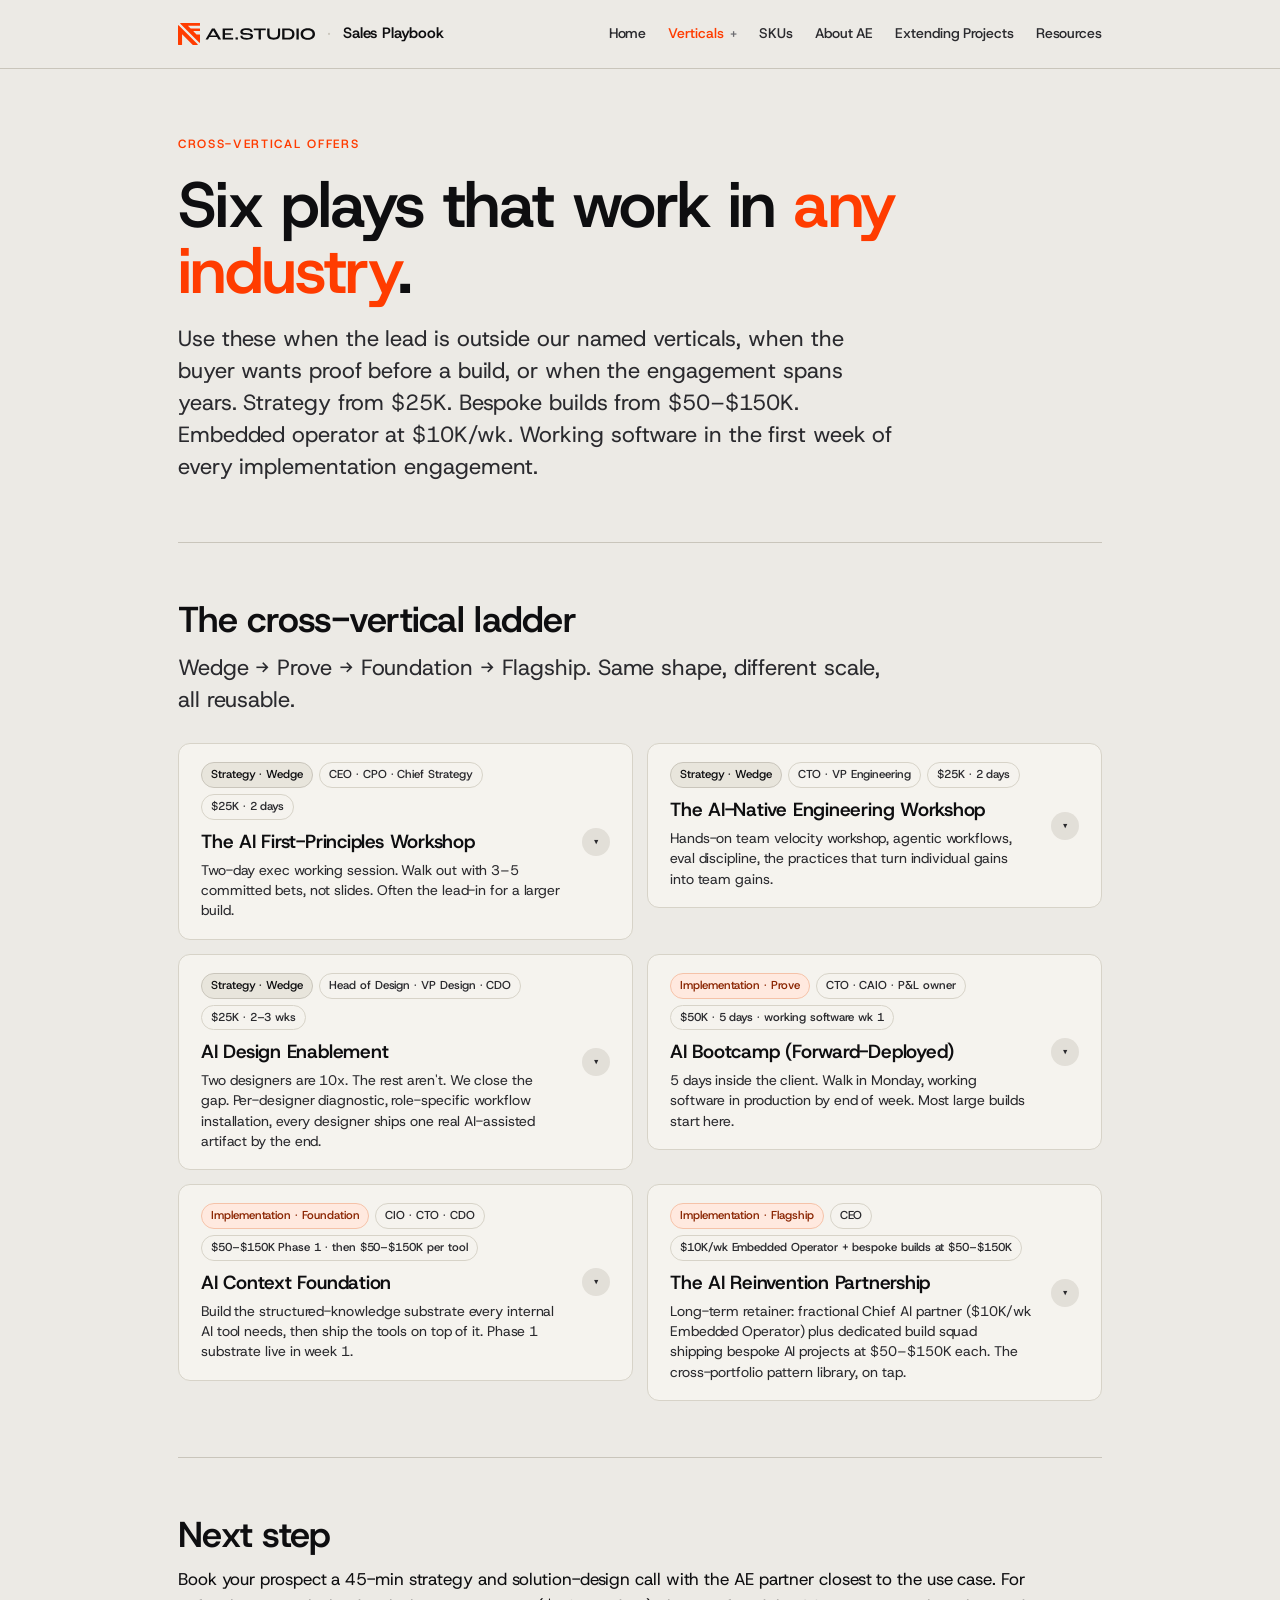
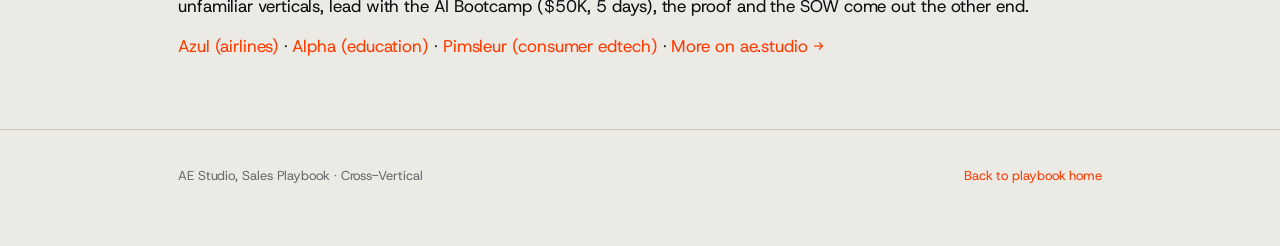
<file: cross-vertical.html>
<!DOCTYPE html>
<html lang="en">
<head>
 <meta charset="UTF-8" />
 <meta name="viewport" content="width=device-width, initial-scale=1.0" />
 <title>Cross-Vertical Offers, AE Studio Sales Playbook</title>
 <link rel="preconnect" href="https://fonts.googleapis.com">
 <link rel="preconnect" href="https://fonts.gstatic.com" crossorigin>
 <link href="https://fonts.googleapis.com/css2?family=Host+Grotesk:wght@400;500;600;700&family=JetBrains+Mono:wght@400;500&display=swap" rel="stylesheet">
 <link rel="stylesheet" href="assets/styles.css" />
</head>
<body>

<header class="site-header">
 <div class="wrap">
 <a href="index.html" class="brand">
 <img src="assets/logo.svg" alt="AE.STUDIO" class="brand-logo" />
 <span class="brand-divider" aria-hidden="true">·</span>
 <span class="brand-name">Sales Playbook</span>
 </a>
 <nav class="primary">
 <a href="index.html">Home</a>
 <div class="nav-dropdown">
 <button type="button" class="nav-dropdown-toggle active" aria-haspopup="true" aria-expanded="false">Verticals <span class="nav-caret">+</span></button>
 <div class="nav-dropdown-menu" role="menu">
 <a href="airlines.html" role="menuitem">Airlines</a>
 <a href="education.html" role="menuitem">Education</a>
 <a href="private-equity.html" role="menuitem">Private Equity</a>
 <a href="cross-vertical.html" class="active" role="menuitem">Cross-Vertical</a>
 </div>
 </div>
 <a href="skus.html">SKUs</a>
 <a href="about.html">About AE</a>
 <a href="extending-projects.html">Extending Projects</a>
 <a href="resources.html">Resources</a>
 </nav>
 </div>
</header>

<main>
<div class="wrap">

 <section class="vhero">
 <span class="eyebrow">Cross-Vertical Offers</span>
 <h1>Six plays that work in <em>any industry</em>.</h1>
 <p class="lede">Use these when the lead is outside our named verticals, when the buyer wants proof before a build, or when the engagement spans years. Strategy from $25K. Bespoke builds from $50–$150K. Embedded operator at $10K/wk. Working software in the first week of every implementation engagement.</p>
 </section>

 <section>
 <h2>The cross-vertical ladder</h2>
 <p class="lede">Wedge → Prove → Foundation → Flagship. Same shape, different scale, all reusable.</p>

 <div class="offers">

 <!-- 1: First-Principles Workshop -->
 <details class="offer" id="first-principles">
 <summary class="offer-summary">
 <div class="summary-main">
 <div class="pill-row">
 <span class="pill bucket-strategy">Strategy · Wedge</span>
 <span class="pill buyer">CEO · CPO · Chief Strategy</span>
 <span class="pill price">$25K · 2 days</span>
 </div>
 <h3 class="offer-name">The AI First-Principles Workshop</h3>
 <p class="offer-pitch">Two-day exec working session. Walk out with 3–5 committed bets, not slides. Often the lead-in for a larger build.</p>
 </div>
 <span class="expand-toggle" aria-hidden="true">▾</span>
 </summary>
 <div class="offer-body">
 <div class="pain"><strong>Pain:</strong> The exec team has heard a lot about AI but hasn't actually used it well. Decisions are getting made on hype and vendor pitches instead of applied judgment. Every "AI strategy" session devolves into the same circular conversation.</div>
 <p>A two-day on-site workshop, half taught and half worked. We bring the applied judgment that comes from shipping production AI portfolios; the team brings their actual problems. Output: a shared mental model of where AI fits, where it doesn't, and 3–5 prioritized bets the team commits to walking out of the room.</p>
 <div class="fields">
 <div class="field"><h4>Trigger, you'll hear:</h4><p>"We need to be AI-native." "Board mandate on AI." "Exec team isn't aligned." "Annual offsite is coming up." "New CEO/CPO needs to set direction."</p></div>
 <div class="field proof"><h4>Proof</h4><p>Run across product, exec, and ops teams; built on the same pattern library that produced the Azul, Alpha, and Pimsleur portfolios.</p></div>
 <div class="field"><h4>Champion enablement</h4><p>Two-page exec readout summarizing the prioritized bets, drops cleanly into a board update or strategy doc.</p></div>
 <div class="field"><h4>Engagement</h4><p>$25K. 2 days on-site. Often co-bought with the board chair before an offsite.</p></div>
 </div>
 <div class="objections">
 <h4>Objection handlers</h4>
 <div class="obj"><p class="q">We've done AI workshops before.</p><p class="a">Most are vendor pitches in a workshop wrapper. Ours is half teaching and half working on your real problems. The deliverable is committed bets, not slides.</p></div>
 <div class="obj"><p class="q">Why pay for this when OpenAI / Anthropic / Microsoft will run one for free?</p><p class="a">Theirs sells you their tool. Ours teaches applied judgment across the tool stack, what to build, what to buy, what to skip. Different incentive, different outcome.</p></div>
 <div class="obj"><p class="q">Our exec team is too senior for a workshop.</p><p class="a">It's not a workshop in the training sense, it's a working session run by people who've shipped this work. Most senior teams leave saying it was the most useful two days they've spent on AI.</p></div>
 </div>
 </div>
 </details>

 <!-- 2: Engineering Workshop -->
 <details class="offer" id="engineering-workshop">
 <summary class="offer-summary">
 <div class="summary-main">
 <div class="pill-row">
 <span class="pill bucket-strategy">Strategy · Wedge</span>
 <span class="pill buyer">CTO · VP Engineering</span>
 <span class="pill price">$25K · 2 days</span>
 </div>
 <h3 class="offer-name">The AI-Native Engineering Workshop</h3>
 <p class="offer-pitch">Hands-on team velocity workshop, agentic workflows, eval discipline, the practices that turn individual gains into team gains.</p>
 </div>
 <span class="expand-toggle" aria-hidden="true">▾</span>
 </summary>
 <div class="offer-body">
 <div class="pain"><strong>Pain:</strong> Engineering is using AI tools individually but inconsistently. Productivity gains aren't compounding into team velocity. A few engineers are 10x; most are not. The board is asking why output-per-head hasn't moved.</div>
 <p>A two-day hands-on workshop for engineers, Cursor, Claude Code, agentic workflows, prompt engineering, eval discipline, AI-native testing. Output: shared toolchain, team-level practices, and a 90-day plan to lock in the velocity gains.</p>
 <div class="fields">
 <div class="field"><h4>Trigger, you'll hear:</h4><p>"Our engineers use Cursor, but inconsistently." "Output per head hasn't moved." "Recent layoffs, we need more from the team we have." "New CTO." "10x engineer pressure from the board."</p></div>
 <div class="field proof"><h4>Proof</h4><p>Run inside multiple client engineering orgs; AE's own engineering team ships production AI daily and the workshop is built from our internal practice.</p></div>
 <div class="field"><h4>Champion enablement</h4><p>Velocity dashboard template, what to instrument, what to measure, what to report up. Lets the CTO defend the investment to the CFO at quarter close.</p></div>
 <div class="field"><h4>Engagement</h4><p>$25K. 2 days hands-on. Pays back inside the first sprint after.</p></div>
 </div>
 <div class="objections">
 <h4>Objection handlers</h4>
 <div class="obj"><p class="q">Our engineers already use Cursor.</p><p class="a">Most use it like a fancier autocomplete. The workshop is about the agentic patterns most teams haven't internalized yet, multi-agent workflows, eval-first development, and the practices that turn individual gains into team velocity.</p></div>
 <div class="obj"><p class="q">We can't take two days off the roadmap.</p><p class="a">The 90-day velocity gains pay back the two days within the first sprint after. We've measured it.</p></div>
 <div class="obj"><p class="q">Why not internal training?</p><p class="a">Internal training reflects what your team already knows. We bring the patterns we've shipped at clients across industries, including ones your team hasn't seen yet.</p></div>
 </div>
 </div>
 </details>

 <!-- 2.5: AI Design Enablement -->
 <details class="offer" id="design-enablement">
 <summary class="offer-summary">
 <div class="summary-main">
 <div class="pill-row">
 <span class="pill bucket-strategy">Strategy · Wedge</span>
 <span class="pill buyer">Head of Design · VP Design · CDO</span>
 <span class="pill price">$25K · 2–3 wks</span>
 </div>
 <h3 class="offer-name">AI Design Enablement</h3>
 <p class="offer-pitch">Two designers are 10x. The rest aren't. We close the gap. Per-designer diagnostic, role-specific workflow installation, every designer ships one real AI-assisted artifact by the end.</p>
 </div>
 <span class="expand-toggle" aria-hidden="true">▾</span>
 </summary>
 <div class="offer-body">
 <div class="pain"><strong>Pain:</strong> Two of your designers are shipping working prototypes at 10x velocity. The rest are still Figma-first. Tool sprawl is real (Cursor, v0, Lovable, Figma AI, Claude). Managers know it's happening but can't see where the team is stuck or what to install. AI was supposed to fix design bandwidth; instead it's amplified the gap between the early adopters and everyone else.</div>
 <p>A 2–3 week diagnostic-plus-installation engagement. We map every designer's current tools, skill levels, blockers, and workflows. We prescribe the stack, install the rituals, and run a two-week sprint where every designer ships one real AI-assisted workflow artifact. Output: the design team thinks AI-first and product-engineering-first, with a manager scoreboard to keep velocity compounding after we leave.</p>
 <div class="fields">
 <div class="field"><h4>Trigger, you'll hear:</h4><p>"A couple of designers are 10x with AI; the rest aren't." "We have tool chaos." "I want my designers thinking like product engineers." "Design is the bottleneck on shipping." "New design lead." "CEO is asking why design output hasn't moved."</p></div>
 <div class="field proof"><h4>Proof</h4><p>Built on AE's own design practice (we ship product daily) and the cross-portfolio pattern library from teams that have already gone through the gap. Not theory; the workflows we've installed in our own studio.</p></div>
 <div class="field"><h4>Champion enablement</h4><p>Manager scoreboard, role-specific rituals, and a sprint artifact each designer can show in their next 1:1. The Head of Design defends the investment with measured velocity, not vibes.</p></div>
 <div class="field"><h4>Engagement</h4><p>$25K. 2–3 weeks. Stack prescription delivered week 1. Sprint artifacts shipped by end of engagement.</p></div>
 </div>
 <div class="objections">
 <h4>Objection handlers</h4>
 <div class="obj"><p class="q">My designers can figure this out themselves.</p><p class="a">They are. That's the problem. Two of them have. Three haven't. Six months in, the gap widens. We compress that to two weeks for the whole team.</p></div>
 <div class="obj"><p class="q">We've tried tool training before.</p><p class="a">Tool training teaches features. We install workflows, rituals, prompts, review gates, role-specific. The deliverable is a designer shipping a real artifact, not a certificate.</p></div>
 <div class="obj"><p class="q">Why not just send the team to a course?</p><p class="a">Courses are individual. The gap you have is structural, different designers, different blockers, different tools. We diagnose the team and prescribe per-role.</p></div>
 </div>
 </div>
 </details>

 <!-- 3: AI Bootcamp -->
 <details class="offer" id="bootcamp">
 <summary class="offer-summary">
 <div class="summary-main">
 <div class="pill-row">
 <span class="pill bucket-impl">Implementation · Prove</span>
 <span class="pill buyer">CTO · CAIO · P&amp;L owner</span>
 <span class="pill price">$50K · 5 days · working software wk 1</span>
 </div>
 <h3 class="offer-name">AI Bootcamp (Forward-Deployed)</h3>
 <p class="offer-pitch">5 days inside the client. Walk in Monday, working software in production by end of week. Most large builds start here.</p>
 </div>
 <span class="expand-toggle" aria-hidden="true">▾</span>
 </summary>
 <div class="offer-body">
 <div class="pain"><strong>Pain:</strong> The team needs proof that AI can ship in their environment, not a slide, not a pilot that takes a quarter, an actual working thing inside their walls in a week. Procurement won't approve a $1M build until they've seen something real.</div>
 <p>Five days of forward-deployed AE PMs and AI engineers inside the client. We pick 1–2 named pains together, work alongside the team for the week, and end with production-ready prototypes plus the buildable plan to scale them. The wedge that consistently converts to a larger build.</p>
 <div class="fields">
 <div class="field"><h4>Trigger, you'll hear:</h4><p>"Show me something real." "We need to scope before we commit." "New AI mandate." "Procurement wants proof." "We're between strategy and build."</p></div>
 <div class="field proof"><h4>Proof</h4><p>This delivery model produced the Azul and Alpha portfolios over time. Most of our largest builds started as a 5-day bootcamp.</p></div>
 <div class="field"><h4>Champion enablement</h4><p>End-of-week prototype demo + buildable plan that the champion walks into procurement with, the prototype is the proof and the plan is the SOW.</p></div>
 <div class="field"><h4>Engagement</h4><p>$50K. 5 days, on-site optional. Often co-bought with the CFO. Most converts to a $50–$150K bespoke build the following week.</p></div>
 </div>
 <div class="objections">
 <h4>Objection handlers</h4>
 <div class="obj"><p class="q">What if your team can't get up to speed on our domain in 5 days?</p><p class="a">We've done this in airlines, edtech, and SaaS. The first day is a working diagnostic; we don't pretend to know your business, we ask the right questions and your team teaches us. By day three we're shipping.</p></div>
 <div class="obj"><p class="q">Our security review takes 6 weeks.</p><p class="a">The bootcamp can run on synthetic data, on a sandboxed environment, or against a non-production system. We don't need full prod access to prove the model.</p></div>
 <div class="obj"><p class="q">Why not just hire an AI engineer?</p><p class="a">A new hire takes 9–12 months to find and 6 to ramp at ~$300K/yr loaded. The bootcamp ships working software in 5 days for $50K. Hire after, we'll often help you hire, but use the bootcamp to compress the proof.</p></div>
 </div>
 </div>
 </details>

 <!-- 4: AI Context Foundation -->
 <details class="offer" id="context-foundation">
 <summary class="offer-summary">
 <div class="summary-main">
 <div class="pill-row">
 <span class="pill bucket-impl">Implementation · Foundation</span>
 <span class="pill buyer">CIO · CTO · CDO</span>
 <span class="pill price">$50–$150K Phase 1 · then $50–$150K per tool</span>
 </div>
 <h3 class="offer-name">AI Context Foundation</h3>
 <p class="offer-pitch">Build the structured-knowledge substrate every internal AI tool needs, then ship the tools on top of it. Phase 1 substrate live in week 1.</p>
 </div>
 <span class="expand-toggle" aria-hidden="true">▾</span>
 </summary>
 <div class="offer-body">
 <div class="pain"><strong>Pain:</strong> Internal AI tools keep failing adoption. Every new tool gets built on the same broken foundation, scattered docs, unstructured decisions, no institutional memory the AI can retrieve. Investment compounds into nothing.</div>
 <p>A two-phase engagement. Phase 1 builds the foundation: structured knowledge, decisions, specs, playbooks, institutional memory, the substrate every internal AI tool actually needs. Phase 2 ships the highest-leverage <strong>internal</strong> AI tools on top of it, two to three weeks per tool, with adoption built into the design.</p>
 <div class="fields">
 <div class="field"><h4>Trigger, you'll hear:</h4><p>"We rolled out an internal AI tool and no one uses it." "Every team is building their own ChatGPT wrapper." "Knowledge management is broken." "We just acquired a company; institutional memory is fragmented."</p></div>
 <div class="field proof"><h4>Proof</h4><p>Built internally at AE, the Taboada knowledge hub, and applied in client engagements as the substrate underneath every successful internal AI tool.</p></div>
 <div class="field"><h4>Champion enablement</h4><p>Tool roadmap framework, Phase 1 deliverables map directly to a Phase 2 backlog the CIO can defend in next year's budget cycle.</p></div>
 <div class="field"><h4>Engagement</h4><p>Phase 1 substrate: $50–$150K, 4–6 weeks, working ingest in week 1. Phase 2 tools: $50–$150K each, 2–3 weeks per tool.</p></div>
 </div>
 <div class="objections">
 <h4>Objection handlers</h4>
 <div class="obj"><p class="q">We have Notion / Confluence / SharePoint.</p><p class="a">Those are storage. The foundation is structure, the decisions, specs, and playbooks reformatted so an AI can actually retrieve them. We sit on top of your storage, not next to it.</p></div>
 <div class="obj"><p class="q">Why not just use ChatGPT Enterprise?</p><p class="a">ChatGPT Enterprise is the interface. Without a structured knowledge substrate behind it, every answer is half a hallucination. The foundation is what makes the interface useful.</p></div>
 <div class="obj"><p class="q">We tried this with [internal AI tool] and it failed.</p><p class="a">It failed because the foundation wasn't built first. Most internal AI tools fail this way. We solve that root cause before shipping the tool, that's why ours don't fail the same way.</p></div>
 </div>
 </div>
 </details>

 <!-- 5: AI Reinvention Partnership -->
 <details class="offer" id="reinvention-partnership">
 <summary class="offer-summary">
 <div class="summary-main">
 <div class="pill-row">
 <span class="pill bucket-impl">Implementation · Flagship</span>
 <span class="pill buyer">CEO</span>
 <span class="pill price">$10K/wk Embedded Operator + bespoke builds at $50–$150K</span>
 </div>
 <h3 class="offer-name">The AI Reinvention Partnership</h3>
 <p class="offer-pitch">Long-term retainer: fractional Chief AI partner ($10K/wk Embedded Operator) plus dedicated build squad shipping bespoke AI projects at $50–$150K each. The cross-portfolio pattern library, on tap.</p>
 </div>
 <span class="expand-toggle" aria-hidden="true">▾</span>
 </summary>
 <div class="offer-body">
 <div class="pain"><strong>Pain:</strong> The CEO has decided AI is the company's central bet. They need a partner with senior AI strategy chops, in-house build capability, and cross-industry pattern recognition. Not a vendor, a counterpart who shows up to the executive committee, runs the program, and ships.</div>
 <p>A multi-year retainer that combines a fractional Chief AI partner, a dedicated build squad, and access to our cross-portfolio pattern library. Effectively an AI co-CEO function with an embedded shipping team. Designed for the companies whose narrative for the next decade is AI.</p>
 <div class="fields">
 <div class="field"><h4>Trigger, you'll hear:</h4><p>"AI is our central narrative." "I need an AI counterpart at the table." "We're betting the company on this." "The board wants to see a real program."</p></div>
 <div class="field proof"><h4>Proof</h4><p>Multi-year engagements at lighthouse clients producing portfolio-level AI footprints, Azul, Alpha, Pimsleur, Subject.com.</p></div>
 <div class="field"><h4>Champion enablement</h4><p>Quarterly program review template, the format we use to walk the board through the AI portfolio, with EBITDA contribution by program.</p></div>
 <div class="field"><h4>Engagement</h4><p>Embedded Operator at $10K/wk plus bespoke builds at $50–$150K each. Time-and-materials with the option to pause any time, or fixed-scope/fixed-budget per build. Co-bought with the board chair for material commitments. Capacity-limited, two to three running at a time.</p></div>
 </div>
 <div class="objections">
 <h4>Objection handlers</h4>
 <div class="obj"><p class="q">Why not hire a Chief AI Officer?</p><p class="a">A CAIO takes 9–12 months to find, lands without the team behind them, and hits velocity 18 months in. We come in week one with the team and the patterns. The CAIO hire works alongside us, we'll help you find the right one, and the partnership graduates as their team scales.</p></div>
 <div class="obj"><p class="q">How does this not become consulting bloat?</p><p class="a">Time-and-materials with the option to pause any time, or fixed-scope/fixed-budget per build. No annual lock-in. If the metric isn't moving, you stop paying. The retainer grows because the work works, not because the relationship does.</p></div>
 <div class="obj"><p class="q">How do we exit?</p><p class="a">Built into the engagement. Documentation, capability transfer, and an explicit handoff phase. The IP and the practice live in your company; we're the accelerant, not the dependency.</p></div>
 </div>
 </div>
 </details>

 </div>
 </section>

 <section>
 <h2>Next step</h2>
 <p>Book your prospect a 45-min strategy and solution-design call with the AE partner closest to the use case. For unfamiliar verticals, lead with the AI Bootcamp ($50K, 5 days), the proof and the SOW come out the other end.</p>
 <p><a href="case-studies/azul.html">Azul (airlines)</a> · <a href="case-studies/alpha.html">Alpha (education)</a> · <a href="case-studies/pimsleur.html">Pimsleur (consumer edtech)</a> · <a href="https://ae.studio/work" target="_blank" rel="noopener">More on ae.studio →</a></p>
 </section>

</div>
</main>

<footer class="site-footer">
 <div class="wrap">
 <div>AE Studio, Sales Playbook · Cross-Vertical</div>
 <div><a href="index.html">Back to playbook home</a></div>
 </div>
</footer>

</body>
</html>
</file>
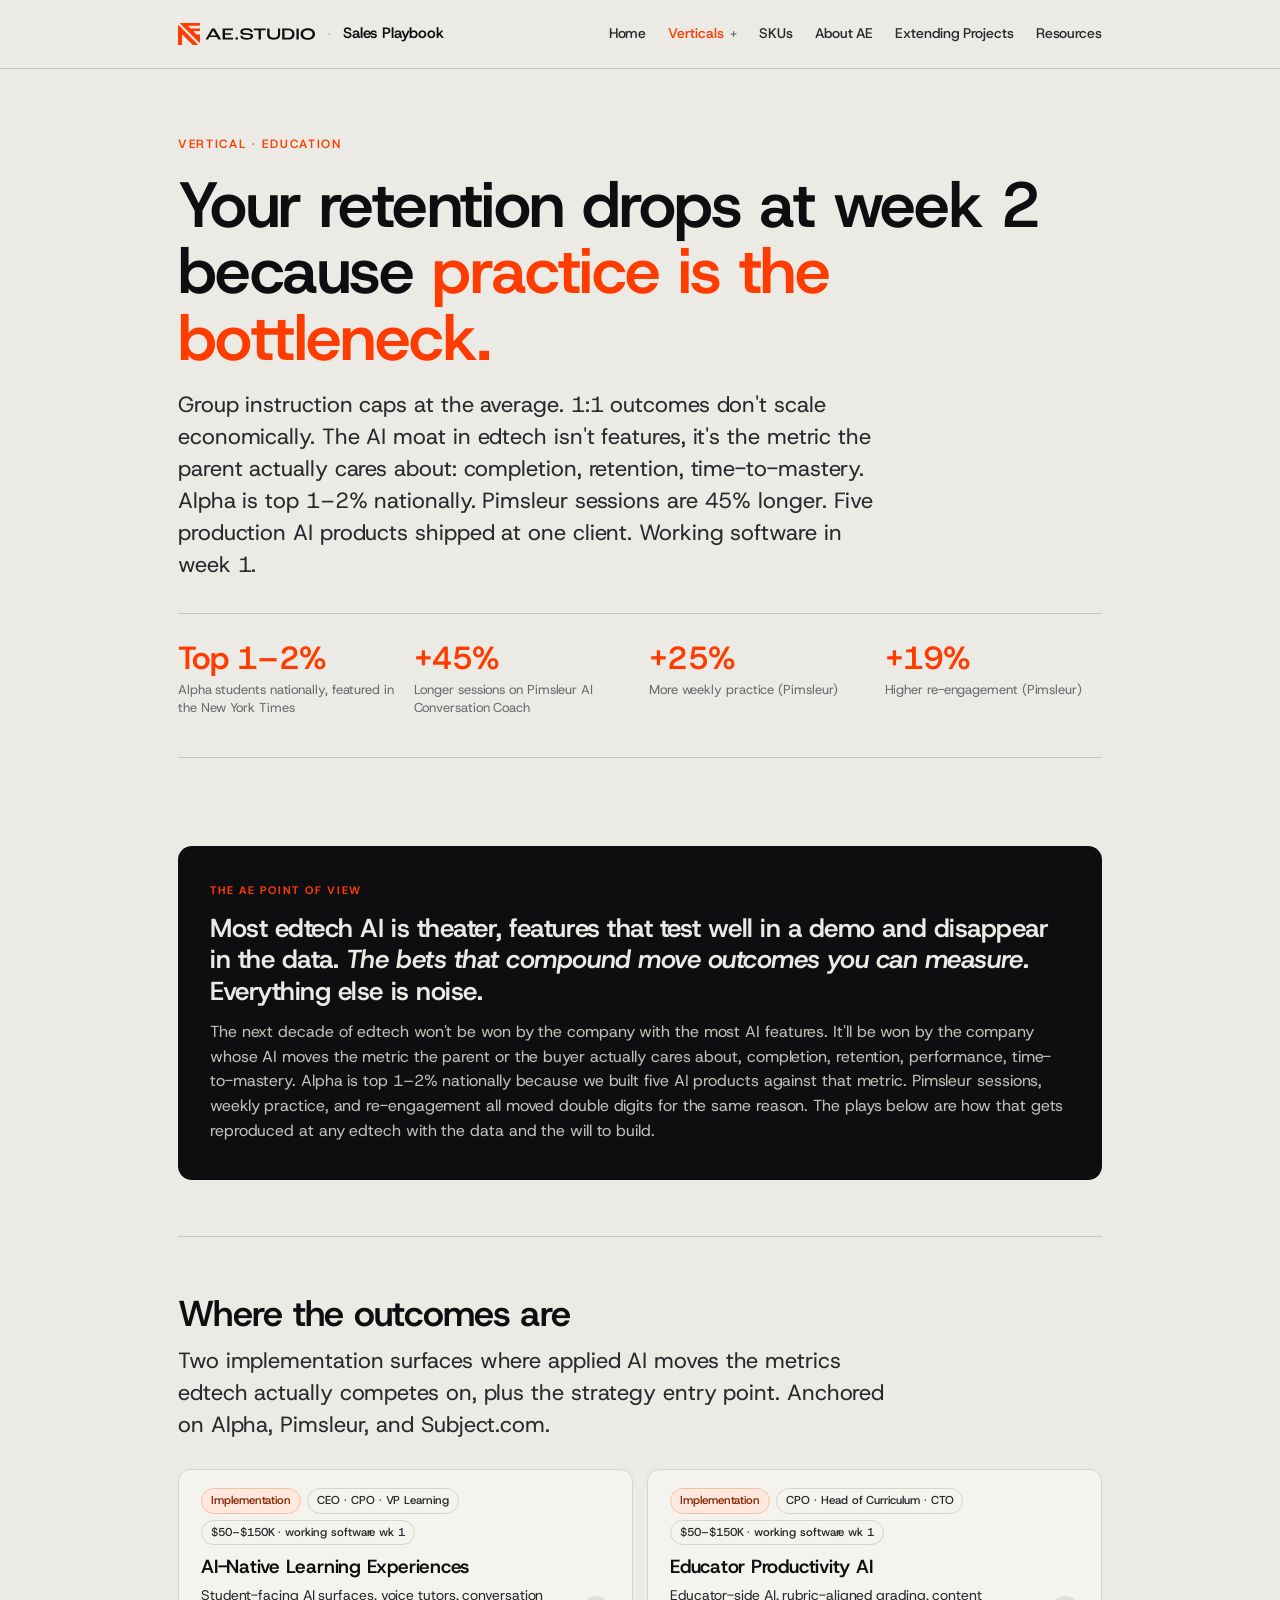
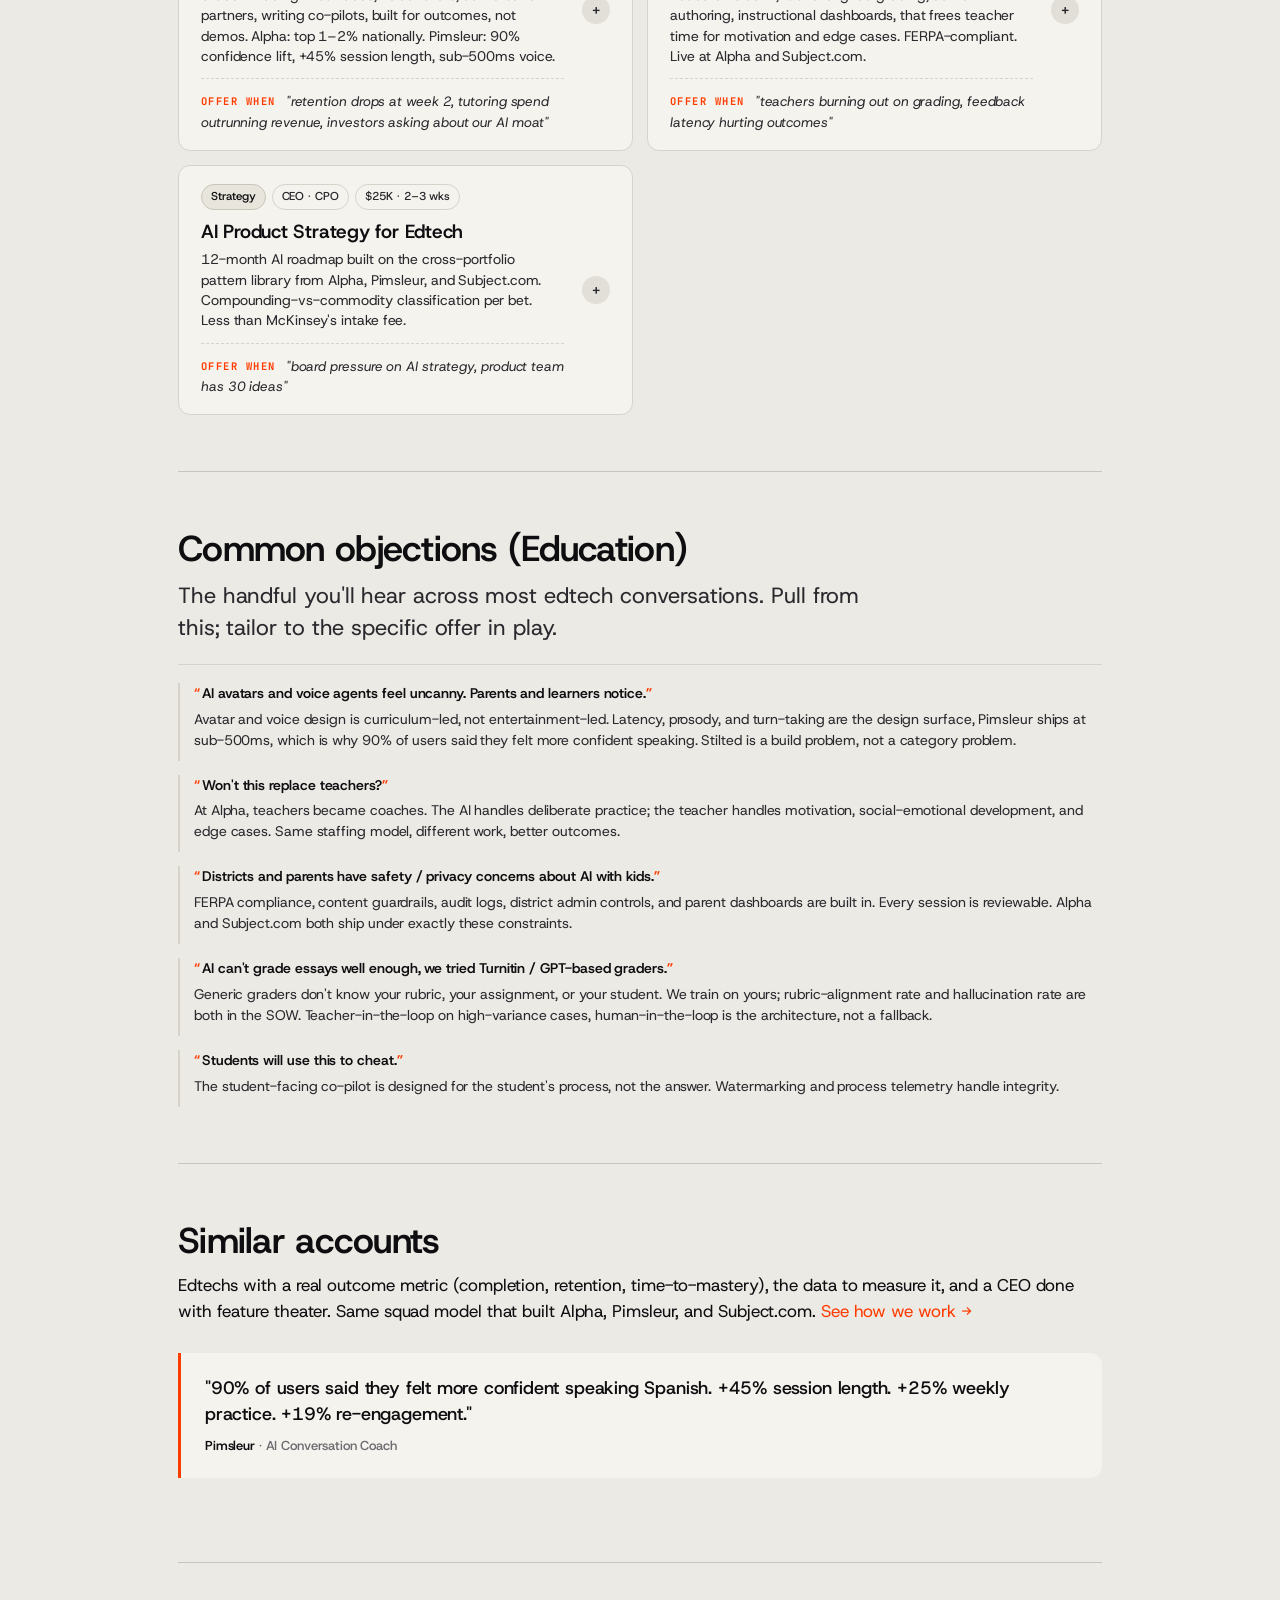
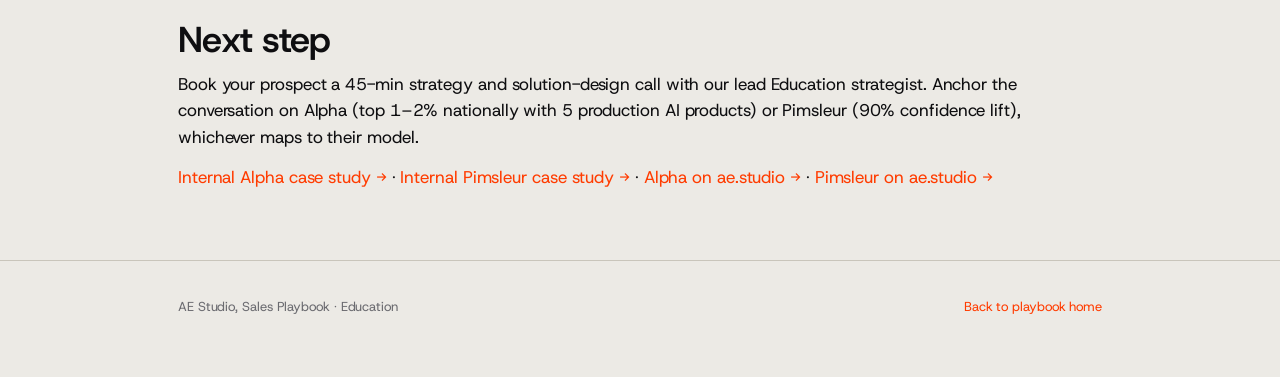
<file: education.html>
<!DOCTYPE html>
<html lang="en">
<head>
 <meta charset="UTF-8" />
 <meta name="viewport" content="width=device-width, initial-scale=1.0" />
 <title>Education, AE Studio Sales Playbook</title>
 <link rel="preconnect" href="https://fonts.googleapis.com">
 <link rel="preconnect" href="https://fonts.gstatic.com" crossorigin>
 <link href="https://fonts.googleapis.com/css2?family=Host+Grotesk:wght@400;500;600;700&family=JetBrains+Mono:wght@400;500&display=swap" rel="stylesheet">
 <link rel="stylesheet" href="assets/styles.css" />
</head>
<body>

<header class="site-header">
 <div class="wrap">
 <a href="index.html" class="brand">
 <img src="assets/logo.svg" alt="AE.STUDIO" class="brand-logo" />
 <span class="brand-divider" aria-hidden="true">·</span>
 <span class="brand-name">Sales Playbook</span>
 </a>
 <nav class="primary">
 <a href="index.html">Home</a>
 <div class="nav-dropdown">
 <button type="button" class="nav-dropdown-toggle active" aria-haspopup="true" aria-expanded="false">Verticals <span class="nav-caret">+</span></button>
 <div class="nav-dropdown-menu" role="menu">
 <a href="airlines.html" role="menuitem">Airlines</a>
 <a href="education.html" class="active" role="menuitem">Education</a>
 <a href="private-equity.html" role="menuitem">Private Equity</a>
 <a href="cross-vertical.html" role="menuitem">Cross-Vertical</a>
                <a href="alignment.html" role="menuitem">Alignment</a>
 </div>
 </div>
 <a href="skus.html">SKUs</a>
 <a href="about.html">About AE</a>
 <a href="extending-projects.html">Extending Projects</a>
 <a href="resources.html">Resources</a>
 </nav>
 </div>
</header>

<main>
<div class="wrap">

 <section class="vhero">
 <span class="eyebrow">Vertical · Education</span>
 <h1>Your retention drops at week 2 because <em>practice is the bottleneck.</em></h1>
 <p class="lede">Group instruction caps at the average. 1:1 outcomes don't scale economically. The AI moat in edtech isn't features, it's the metric the parent actually cares about: completion, retention, time-to-mastery. Alpha is top 1–2% nationally. Pimsleur sessions are 45% longer. Five production AI products shipped at one client. Working software in week 1.</p>
 <div class="vstats">
 <div class="vstat"><span class="num">Top 1–2%</span><span class="lbl">Alpha students nationally, featured in the New York Times</span></div>
 <div class="vstat"><span class="num">+45%</span><span class="lbl">Longer sessions on Pimsleur AI Conversation Coach</span></div>
 <div class="vstat"><span class="num">+25%</span><span class="lbl">More weekly practice (Pimsleur)</span></div>
 <div class="vstat"><span class="num">+19%</span><span class="lbl">Higher re-engagement (Pimsleur)</span></div>
 </div>
 </section>

 <section>
 <div class="pov">
 <span class="label">The AE point of view</span>
 <h3>Most edtech AI is theater, features that test well in a demo and disappear in the data. <em>The bets that compound move outcomes you can measure.</em> Everything else is noise.</h3>
 <p>The next decade of edtech won't be won by the company with the most AI features. It'll be won by the company whose AI moves the metric the parent or the buyer actually cares about, completion, retention, performance, time-to-mastery. Alpha is top 1–2% nationally because we built five AI products against that metric. Pimsleur sessions, weekly practice, and re-engagement all moved double digits for the same reason. The plays below are how that gets reproduced at any edtech with the data and the will to build.</p>
 </div>
 </section>

 <section>
 <h2>Where the outcomes are</h2>
 <p class="lede">Two implementation surfaces where applied AI moves the metrics edtech actually competes on, plus the strategy entry point. Anchored on Alpha, Pimsleur, and Subject.com.</p>

 <div class="offers">

 <!-- Offer 1: AI-Native Learning Experiences -->
 <details class="offer" id="learning-experiences">
 <summary class="offer-summary">
 <div class="summary-main">
 <div class="pill-row">
 <span class="pill bucket-impl">Implementation</span>
 <span class="pill buyer">CEO · CPO · VP Learning</span>
 <span class="pill price">$50–$150K · working software wk 1</span>
 </div>
 <h3 class="offer-name">AI-Native Learning Experiences</h3>
 <p class="offer-pitch">Student-facing AI surfaces, voice tutors, conversation partners, writing co-pilots, built for outcomes, not demos. Alpha: top 1–2% nationally. Pimsleur: 90% confidence lift, +45% session length, sub-500ms voice.</p>
 <p class="offer-cue"><span class="cue-label">Offer when</span>"retention drops at week 2, tutoring spend outrunning revenue, investors asking about our AI moat"</p>
 </div>
 <span class="expand-toggle" aria-hidden="true">+</span>
 </summary>
 <div class="offer-body">
 <div class="sales-cue">
 <h4>When to offer this</h4>
 <ul>
 <li>You hear "retention drops at week 2–4" or "engagement plateau on mobile"</li>
 <li>You hear "tutoring spend is outrunning revenue"</li>
 <li>Investors are asking about the AI moat, or a competitor just shipped voice</li>
 <li>The CEO needs a flagship outcome to defend in the next board pack</li>
 </ul>
 </div>
 <h4 class="ship-header">What you ship</h4>
 <ul class="sku-bullets">
 <li>Two or three highest-leverage student-facing surfaces shipped first (e.g. voice tutor, writing co-pilot, fluency loop), then expand</li>
 <li>Shared architecture: knowledge model, pedagogy graph, learner state, motivation engine, voice prosody (sub-500ms), content guardrails, outcome telemetry</li>
 <li>Outcome-architecture memo mapping each surface to your retention and outcome KPIs, the CPO defends the investment with your own curve</li>
 </ul>
 </div>
 </details>

 <!-- Offer 2: Educator Productivity AI -->
 <details class="offer" id="educator-productivity">
 <summary class="offer-summary">
 <div class="summary-main">
 <div class="pill-row">
 <span class="pill bucket-impl">Implementation</span>
 <span class="pill buyer">CPO · Head of Curriculum · CTO</span>
 <span class="pill price">$50–$150K · working software wk 1</span>
 </div>
 <h3 class="offer-name">Educator Productivity AI</h3>
 <p class="offer-pitch">Educator-side AI, rubric-aligned grading, content authoring, instructional dashboards, that frees teacher time for motivation and edge cases. FERPA-compliant. Live at Alpha and Subject.com.</p>
 <p class="offer-cue"><span class="cue-label">Offer when</span>"teachers burning out on grading, feedback latency hurting outcomes"</p>
 </div>
 <span class="expand-toggle" aria-hidden="true">+</span>
 </summary>
 <div class="offer-body">
 <div class="sales-cue">
 <h4>When to offer this</h4>
 <ul>
 <li>You hear "teachers burning out on grading" or "we can't scale 1:1 writing instruction"</li>
 <li>You hear "feedback latency is hurting outcomes" or "AP/SAT writing scores are flat"</li>
 <li>You hear "the curriculum team is the bottleneck"</li>
 </ul>
 </div>
 <h4 class="ship-header">What you ship</h4>
 <ul class="sku-bullets">
 <li>Rubric-aligned grading trained on your rubric, rubric-alignment and hallucination rate both in the SOW</li>
 <li>Teacher-in-the-loop review on high-variance cases; FERPA, district admin controls, audit logs, and parent visibility built in</li>
 <li>Teacher-time-recovered framework, translates throughput into hours per teacher per week, drops into the next budget conversation</li>
 </ul>
 </div>
 </details>

 <!-- Offer 3: AI Product Strategy for Edtech -->
 <details class="offer" id="product-strategy">
 <summary class="offer-summary">
 <div class="summary-main">
 <div class="pill-row">
 <span class="pill bucket-strategy">Strategy</span>
 <span class="pill buyer">CEO · CPO</span>
 <span class="pill price">$25K · 2–3 wks</span>
 </div>
 <h3 class="offer-name">AI Product Strategy for Edtech</h3>
 <p class="offer-pitch">12-month AI roadmap built on the cross-portfolio pattern library from Alpha, Pimsleur, and Subject.com. Compounding-vs-commodity classification per bet. Less than McKinsey's intake fee.</p>
 <p class="offer-cue"><span class="cue-label">Offer when</span>"board pressure on AI strategy, product team has 30 ideas"</p>
 </div>
 <span class="expand-toggle" aria-hidden="true">+</span>
 </summary>
 <div class="offer-body">
 <div class="sales-cue">
 <h4>When to offer this</h4>
 <ul>
 <li>You hear "board pressure on AI strategy" or "investors asking about our AI moat"</li>
 <li>You hear "the product team has 30 ideas" or "we need to ship something flagship"</li>
 <li>A competitor just launched something visible</li>
 </ul>
 </div>
 <h4 class="ship-header">What you ship</h4>
 <ul class="sku-bullets">
 <li>Top 3 prioritized AI bets, compounding-vs-commodity classified, with retention/LTV projections (initial ranking week 1)</li>
 <li>Investor-ready 12-month AI roadmap that drops into the next board pack</li>
 <li>Cross-portfolio pattern library applied to your product, Alpha (5 products), Pimsleur, Subject.com</li>
 </ul>
 </div>
 </details>

 </div>
 </section>

 <section>
 <h2>Common objections (Education)</h2>
 <p class="lede">The handful you'll hear across most edtech conversations. Pull from this; tailor to the specific offer in play.</p>
 <div class="objections">
 <div class="obj"><p class="q">AI avatars and voice agents feel uncanny. Parents and learners notice.</p><p class="a">Avatar and voice design is curriculum-led, not entertainment-led. Latency, prosody, and turn-taking are the design surface, Pimsleur ships at sub-500ms, which is why 90% of users said they felt more confident speaking. Stilted is a build problem, not a category problem.</p></div>
 <div class="obj"><p class="q">Won't this replace teachers?</p><p class="a">At Alpha, teachers became coaches. The AI handles deliberate practice; the teacher handles motivation, social-emotional development, and edge cases. Same staffing model, different work, better outcomes.</p></div>
 <div class="obj"><p class="q">Districts and parents have safety / privacy concerns about AI with kids.</p><p class="a">FERPA compliance, content guardrails, audit logs, district admin controls, and parent dashboards are built in. Every session is reviewable. Alpha and Subject.com both ship under exactly these constraints.</p></div>
 <div class="obj"><p class="q">AI can't grade essays well enough, we tried Turnitin / GPT-based graders.</p><p class="a">Generic graders don't know your rubric, your assignment, or your student. We train on yours; rubric-alignment rate and hallucination rate are both in the SOW. Teacher-in-the-loop on high-variance cases, human-in-the-loop is the architecture, not a fallback.</p></div>
 <div class="obj"><p class="q">Students will use this to cheat.</p><p class="a">The student-facing co-pilot is designed for the student's process, not the answer. Watermarking and process telemetry handle integrity.</p></div>
 </div>
 </section>

 <section>
 <h2>Similar accounts</h2>
 <p>Edtechs with a real outcome metric (completion, retention, time-to-mastery), the data to measure it, and a CEO done with feature theater. Same squad model that built Alpha, Pimsleur, and Subject.com. <a href="about.html#how-we-work">See how we work →</a></p>
 <div class="pull-quote">
 <p>"90% of users said they felt more confident speaking Spanish. +45% session length. +25% weekly practice. +19% re-engagement."</p>
 <p class="who"><strong>Pimsleur</strong> · AI Conversation Coach</p>
 </div>
 </section>

 <section>
 <h2>Next step</h2>
 <p>Book your prospect a 45-min strategy and solution-design call with our lead Education strategist. Anchor the conversation on Alpha (top 1–2% nationally with 5 production AI products) or Pimsleur (90% confidence lift), whichever maps to their model.</p>
 <p><a href="case-studies/alpha.html">Internal Alpha case study →</a> · <a href="case-studies/pimsleur.html">Internal Pimsleur case study →</a> · <a href="https://ae.studio/case-studies/alpha" target="_blank" rel="noopener">Alpha on ae.studio →</a> · <a href="https://ae.studio/case-studies/pimsleur" target="_blank" rel="noopener">Pimsleur on ae.studio →</a></p>
 </section>

</div>
</main>

<footer class="site-footer">
 <div class="wrap">
 <div>AE Studio, Sales Playbook · Education</div>
 <div><a href="index.html">Back to playbook home</a></div>
 </div>
</footer>

</body>
</html>
</file>
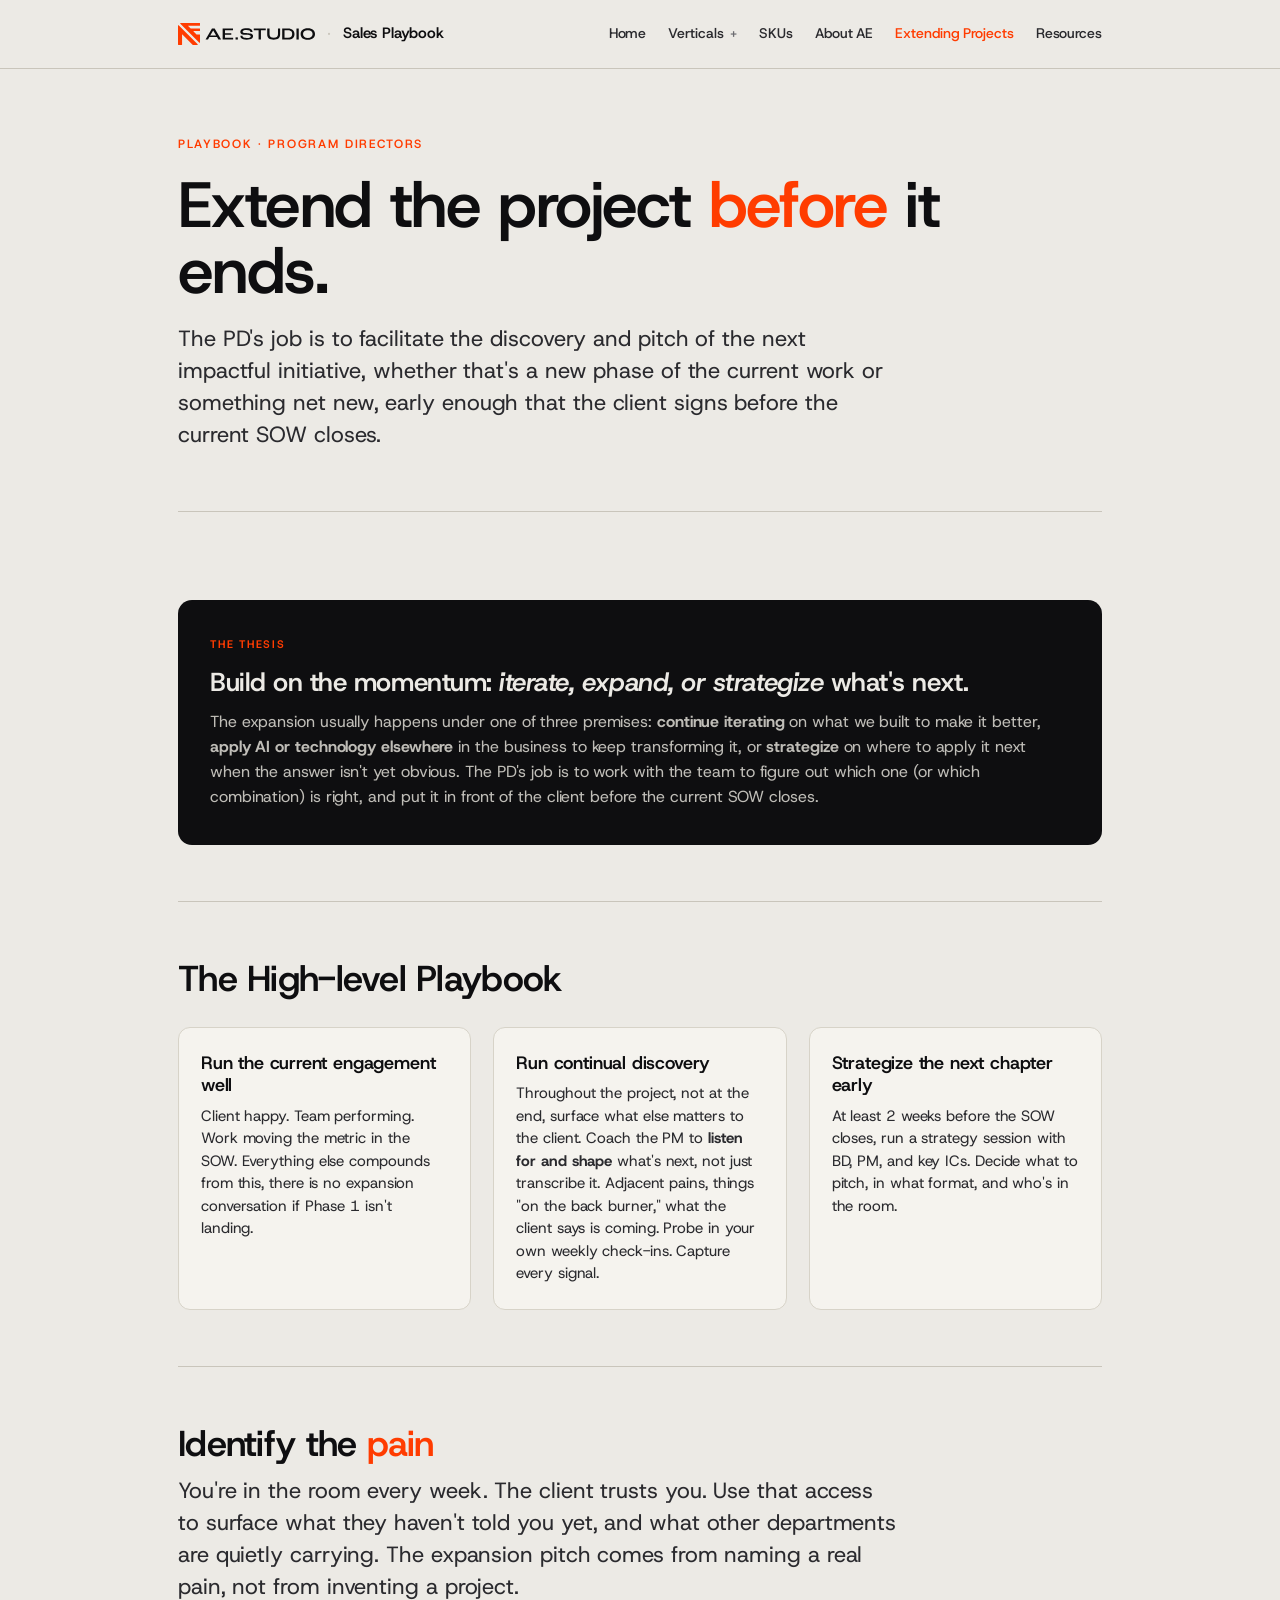
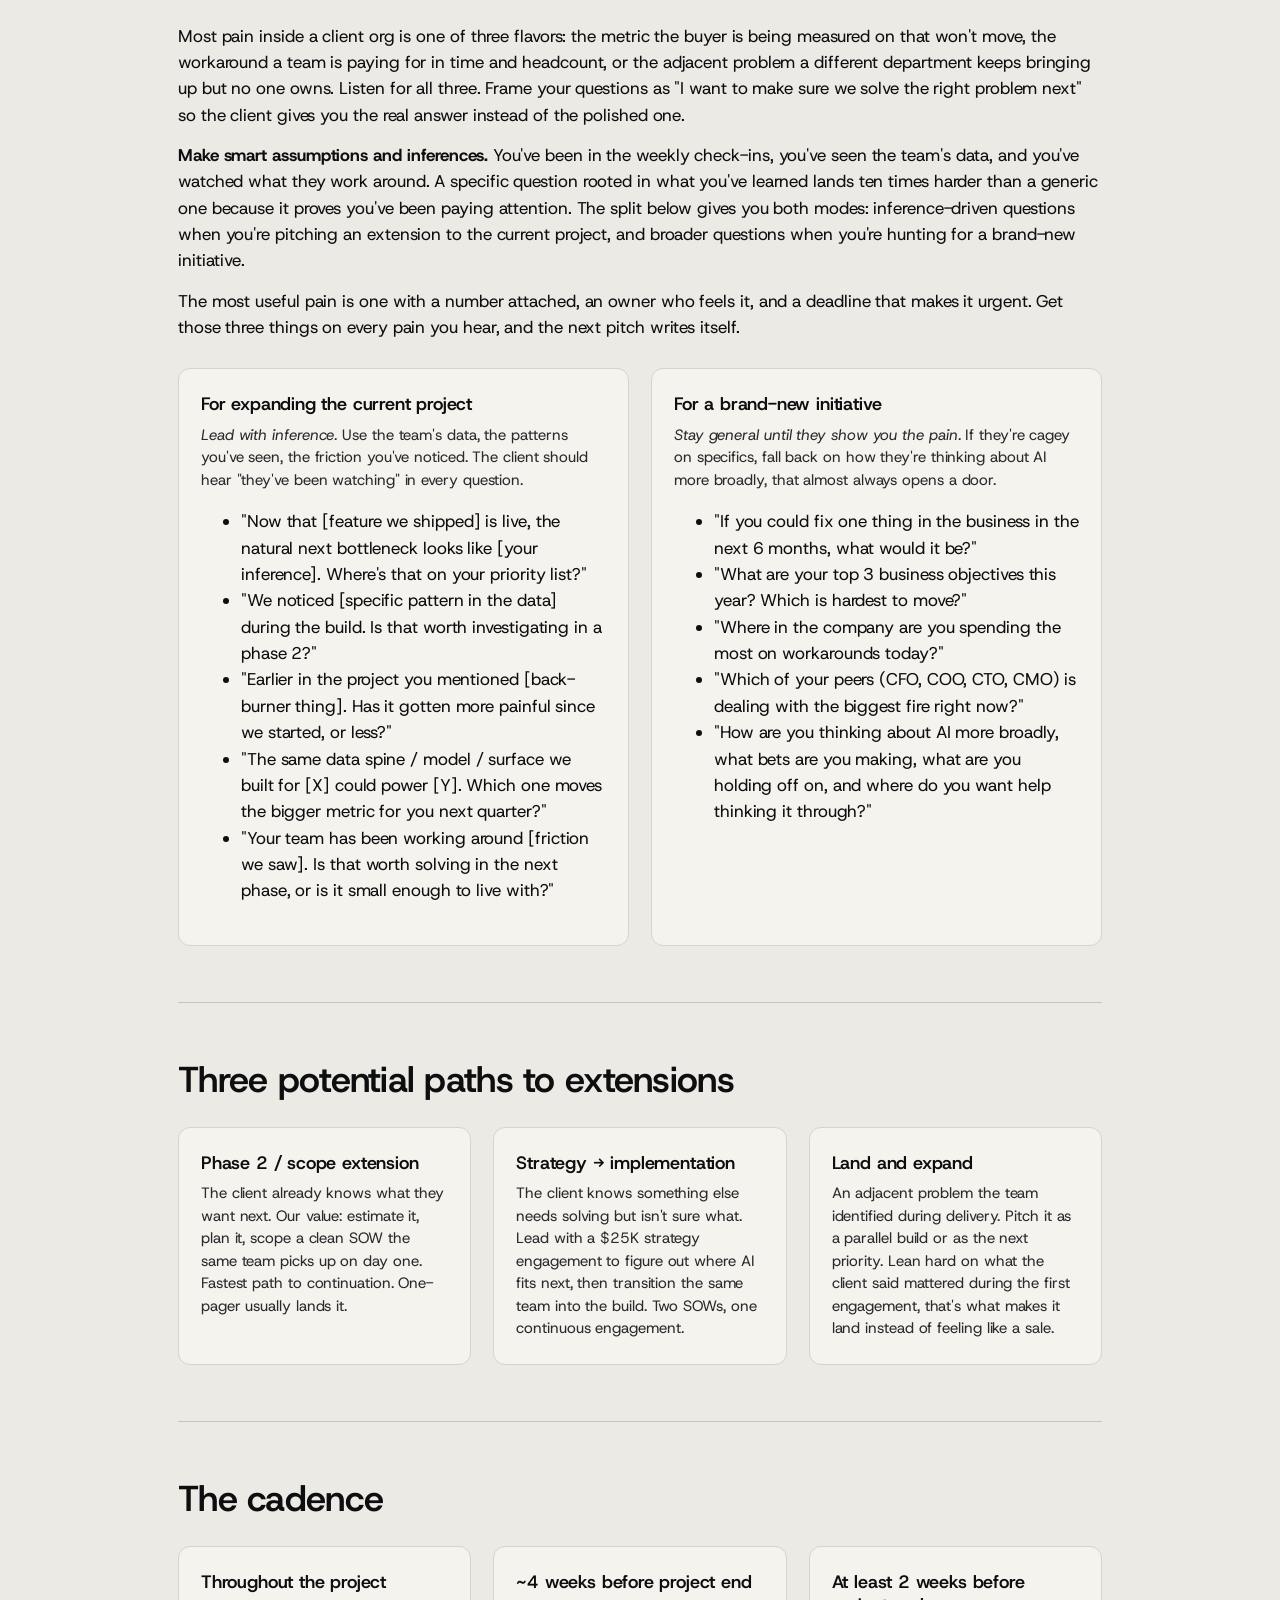
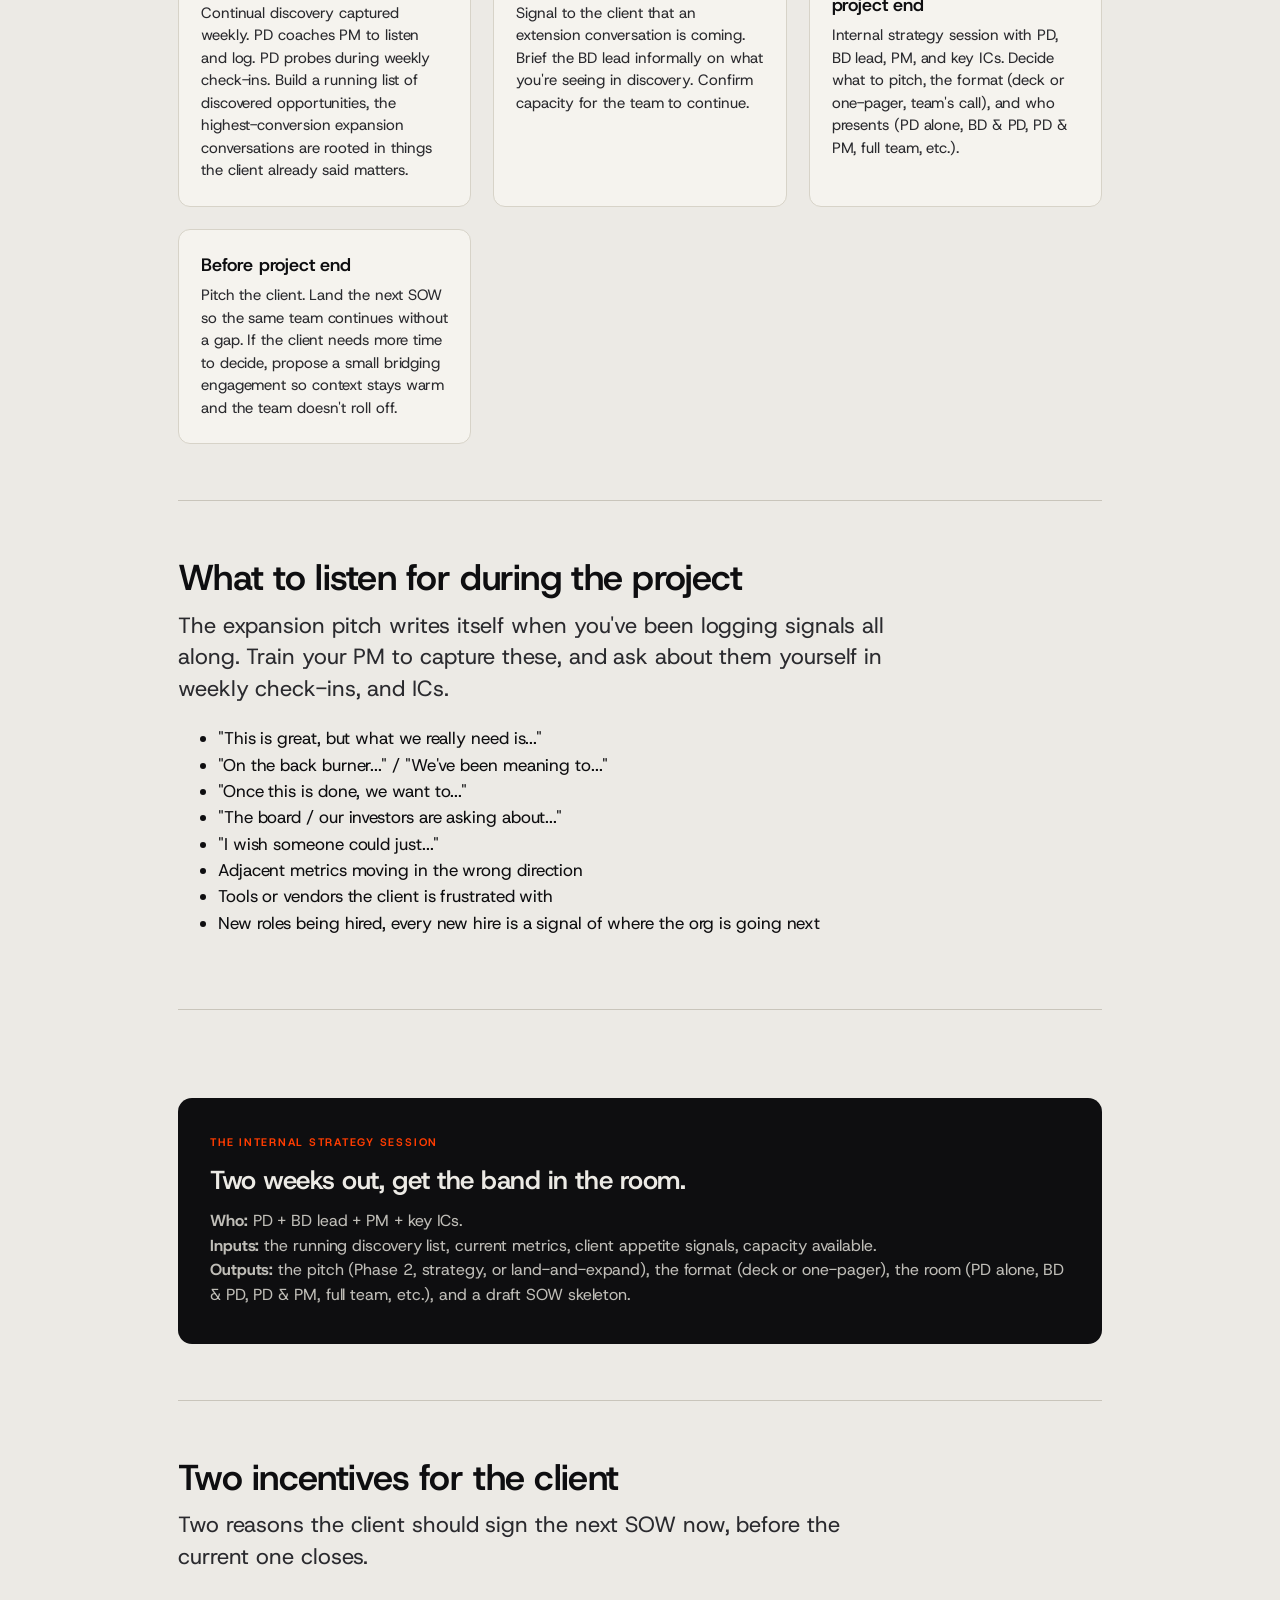
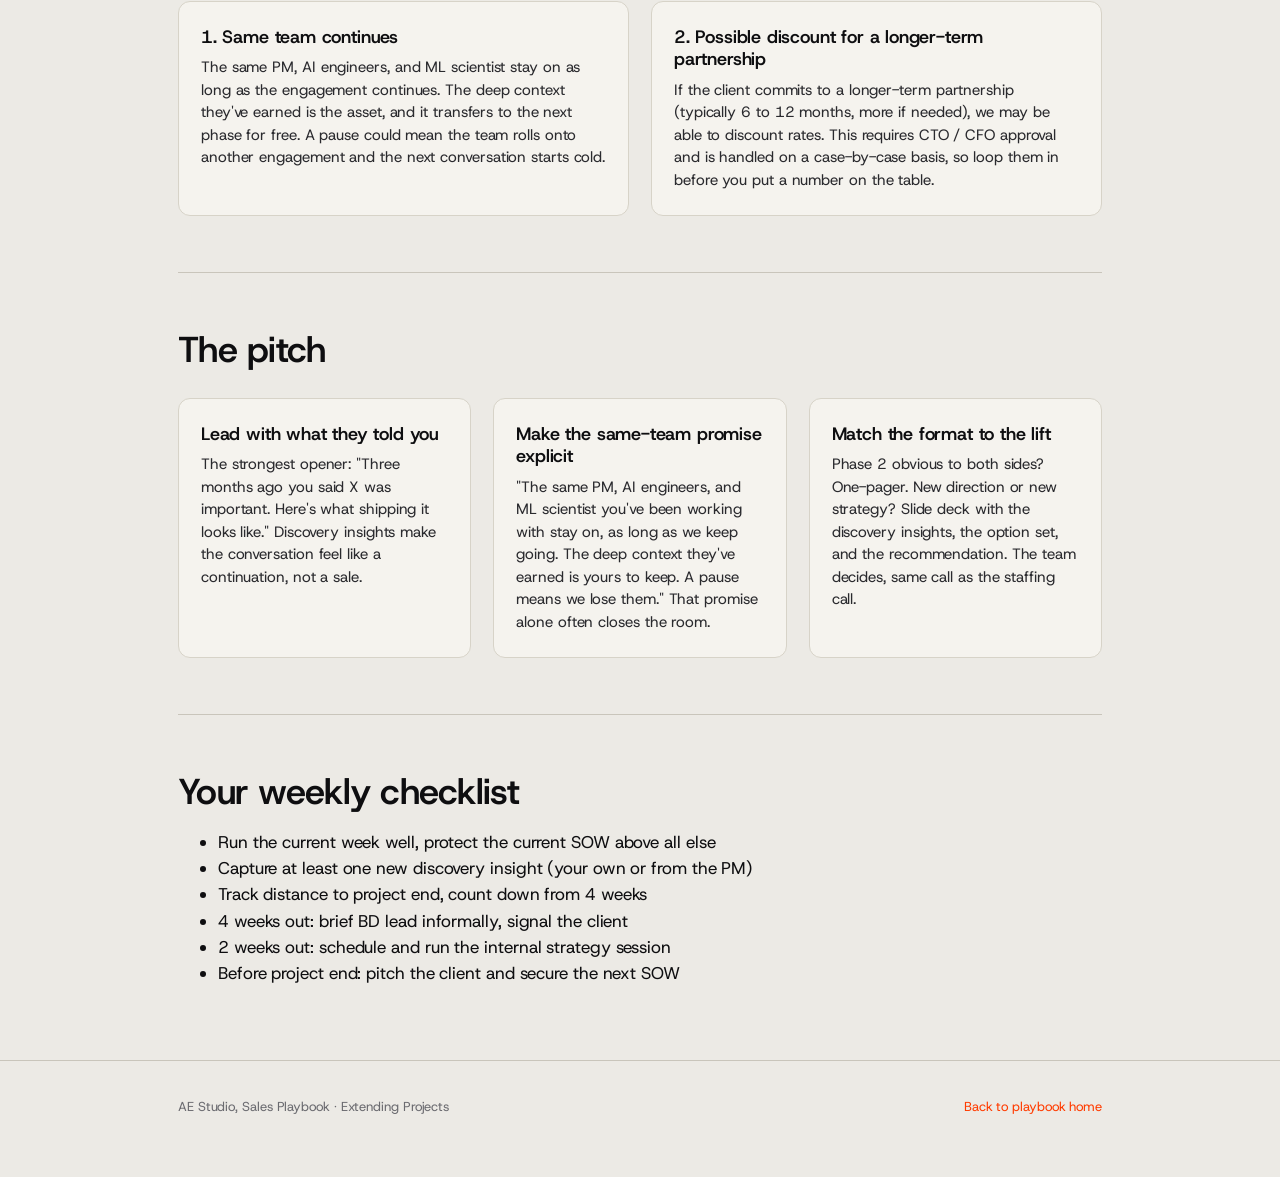
<file: extending-projects.html>
<!DOCTYPE html>
<html lang="en">
<head>
 <meta charset="UTF-8" />
 <meta name="viewport" content="width=device-width, initial-scale=1.0" />
 <title>Extending Projects, AE Studio Sales Playbook</title>
 <link rel="preconnect" href="https://fonts.googleapis.com">
 <link rel="preconnect" href="https://fonts.gstatic.com" crossorigin>
 <link href="https://fonts.googleapis.com/css2?family=Host+Grotesk:wght@400;500;600;700&family=JetBrains+Mono:wght@400;500&display=swap" rel="stylesheet">
 <link rel="stylesheet" href="assets/styles.css" />
</head>
<body>

<header class="site-header">
 <div class="wrap">
 <a href="index.html" class="brand">
 <img src="assets/logo.svg" alt="AE.STUDIO" class="brand-logo" />
 <span class="brand-divider" aria-hidden="true">·</span>
 <span class="brand-name">Sales Playbook</span>
 </a>
 <nav class="primary">
 <a href="index.html">Home</a>
 <div class="nav-dropdown">
 <button type="button" class="nav-dropdown-toggle" aria-haspopup="true" aria-expanded="false">Verticals <span class="nav-caret">+</span></button>
 <div class="nav-dropdown-menu" role="menu">
 <a href="airlines.html" role="menuitem">Airlines</a>
 <a href="education.html" role="menuitem">Education</a>
 <a href="private-equity.html" role="menuitem">Private Equity</a>
 <a href="cross-vertical.html" role="menuitem">Cross-Vertical</a>
                <a href="alignment.html" role="menuitem">Alignment</a>
 </div>
 </div>
 <a href="skus.html">SKUs</a>
 <a href="about.html">About AE</a>
 <a href="extending-projects.html" class="active">Extending Projects</a>
 <a href="resources.html">Resources</a>
 </nav>
 </div>
</header>

<main>
<div class="wrap">

 <section class="vhero">
 <span class="eyebrow">Playbook · Program Directors</span>
 <h1>Extend the project <em>before</em> it ends.</h1>
 <p class="lede">The PD's job is to facilitate the discovery and pitch of the next impactful initiative, whether that's a new phase of the current work or something net new, early enough that the client signs before the current SOW closes.</p>
 </section>

 <section>
 <div class="pov">
 <span class="label">The thesis</span>
 <h3>Build on the momentum: <em>iterate, expand, or strategize</em> what's next.</h3>
 <p>The expansion usually happens under one of three premises: <strong>continue iterating</strong> on what we built to make it better, <strong>apply AI or technology elsewhere</strong> in the business to keep transforming it, or <strong>strategize</strong> on where to apply it next when the answer isn't yet obvious. The PD's job is to work with the team to figure out which one (or which combination) is right, and put it in front of the client before the current SOW closes.</p>
 </div>
 </section>

 <section>
 <h2>The High-level Playbook</h2>
 <div class="about-grid">
 <div class="about-card">
 <h3>Run the current engagement well</h3>
 <p>Client happy. Team performing. Work moving the metric in the SOW. Everything else compounds from this, there is no expansion conversation if Phase 1 isn't landing.</p>
 </div>
 <div class="about-card">
 <h3>Run continual discovery</h3>
 <p>Throughout the project, not at the end, surface what else matters to the client. Coach the PM to <strong>listen for and shape</strong> what's next, not just transcribe it. Adjacent pains, things "on the back burner," what the client says is coming. Probe in your own weekly check-ins. Capture every signal.</p>
 </div>
 <div class="about-card">
 <h3>Strategize the next chapter early</h3>
 <p>At least 2 weeks before the SOW closes, run a strategy session with BD, PM, and key ICs. Decide what to pitch, in what format, and who's in the room.</p>
 </div>
 </div>
 </section>

 <section>
 <h2>Identify the <em>pain</em></h2>
 <p class="lede">You're in the room every week. The client trusts you. Use that access to surface what they haven't told you yet, and what other departments are quietly carrying. The expansion pitch comes from naming a real pain, not from inventing a project.</p>
 <p>Most pain inside a client org is one of three flavors: the metric the buyer is being measured on that won't move, the workaround a team is paying for in time and headcount, or the adjacent problem a different department keeps bringing up but no one owns. Listen for all three. Frame your questions as "I want to make sure we solve the right problem next" so the client gives you the real answer instead of the polished one.</p>
 <p><strong>Make smart assumptions and inferences.</strong> You've been in the weekly check-ins, you've seen the team's data, and you've watched what they work around. A specific question rooted in what you've learned lands ten times harder than a generic one because it proves you've been paying attention. The split below gives you both modes: inference-driven questions when you're pitching an extension to the current project, and broader questions when you're hunting for a brand-new initiative.</p>
 <p>The most useful pain is one with a number attached, an owner who feels it, and a deadline that makes it urgent. Get those three things on every pain you hear, and the next pitch writes itself.</p>
 <div class="about-grid">
 <div class="about-card">
 <h3>For expanding the current project</h3>
 <p><em>Lead with inference.</em> Use the team's data, the patterns you've seen, the friction you've noticed. The client should hear "they've been watching" in every question.</p>
 <ul class="sku-bullets">
 <li>"Now that [feature we shipped] is live, the natural next bottleneck looks like [your inference]. Where's that on your priority list?"</li>
 <li>"We noticed [specific pattern in the data] during the build. Is that worth investigating in a phase 2?"</li>
 <li>"Earlier in the project you mentioned [back-burner thing]. Has it gotten more painful since we started, or less?"</li>
 <li>"The same data spine / model / surface we built for [X] could power [Y]. Which one moves the bigger metric for you next quarter?"</li>
 <li>"Your team has been working around [friction we saw]. Is that worth solving in the next phase, or is it small enough to live with?"</li>
 </ul>
 </div>
 <div class="about-card">
 <h3>For a brand-new initiative</h3>
 <p><em>Stay general until they show you the pain.</em> If they're cagey on specifics, fall back on how they're thinking about AI more broadly, that almost always opens a door.</p>
 <ul class="sku-bullets">
 <li>"If you could fix one thing in the business in the next 6 months, what would it be?"</li>
 <li>"What are your top 3 business objectives this year? Which is hardest to move?"</li>
 <li>"Where in the company are you spending the most on workarounds today?"</li>
 <li>"Which of your peers (CFO, COO, CTO, CMO) is dealing with the biggest fire right now?"</li>
 <li>"How are you thinking about AI more broadly, what bets are you making, what are you holding off on, and where do you want help thinking it through?"</li>
 </ul>
 </div>
 </div>
 </section>

 <section>
 <h2>Three potential paths to extensions</h2>
 <div class="about-grid">
 <div class="about-card">
 <h3>Phase 2 / scope extension</h3>
 <p>The client already knows what they want next. Our value: estimate it, plan it, scope a clean SOW the same team picks up on day one. Fastest path to continuation. One-pager usually lands it.</p>
 </div>
 <div class="about-card">
 <h3>Strategy → implementation</h3>
 <p>The client knows something else needs solving but isn't sure what. Lead with a $25K strategy engagement to figure out where AI fits next, then transition the same team into the build. Two SOWs, one continuous engagement.</p>
 </div>
 <div class="about-card">
 <h3>Land and expand</h3>
 <p>An adjacent problem the team identified during delivery. Pitch it as a parallel build or as the next priority. Lean hard on what the client said mattered during the first engagement, that's what makes it land instead of feeling like a sale.</p>
 </div>
 </div>
 </section>

 <section>
 <h2>The cadence</h2>
 <div class="about-grid">
 <div class="about-card">
 <h3>Throughout the project</h3>
 <p>Continual discovery captured weekly. PD coaches PM to listen and log. PD probes during weekly check-ins. Build a running list of discovered opportunities, the highest-conversion expansion conversations are rooted in things the client already said matters.</p>
 </div>
 <div class="about-card">
 <h3>~4 weeks before project end</h3>
 <p>Signal to the client that an extension conversation is coming. Brief the BD lead informally on what you're seeing in discovery. Confirm capacity for the team to continue.</p>
 </div>
 <div class="about-card">
 <h3>At least 2 weeks before project end</h3>
 <p>Internal strategy session with PD, BD lead, PM, and key ICs. Decide what to pitch, the format (deck or one-pager, team's call), and who presents (PD alone, BD &amp; PD, PD &amp; PM, full team, etc.).</p>
 </div>
 <div class="about-card">
 <h3>Before project end</h3>
 <p>Pitch the client. Land the next SOW so the same team continues without a gap. If the client needs more time to decide, propose a small bridging engagement so context stays warm and the team doesn't roll off.</p>
 </div>
 </div>
 </section>

 <section>
 <h2>What to listen for during the project</h2>
 <p class="lede">The expansion pitch writes itself when you've been logging signals all along. Train your PM to capture these, and ask about them yourself in weekly check-ins, and ICs.</p>
 <ul class="sku-bullets">
 <li>"This is great, but what we really need is..."</li>
 <li>"On the back burner..." / "We've been meaning to..."</li>
 <li>"Once this is done, we want to..."</li>
 <li>"The board / our investors are asking about..."</li>
 <li>"I wish someone could just..."</li>
 <li>Adjacent metrics moving in the wrong direction</li>
 <li>Tools or vendors the client is frustrated with</li>
 <li>New roles being hired, every new hire is a signal of where the org is going next</li>
 </ul>
 </section>

 <section>
 <div class="pov">
 <span class="label">The internal strategy session</span>
 <h3>Two weeks out, get the band in the room.</h3>
 <p><strong>Who:</strong> PD + BD lead + PM + key ICs.<br>
 <strong>Inputs:</strong> the running discovery list, current metrics, client appetite signals, capacity available.<br>
 <strong>Outputs:</strong> the pitch (Phase 2, strategy, or land-and-expand), the format (deck or one-pager), the room (PD alone, BD &amp; PD, PD &amp; PM, full team, etc.), and a draft SOW skeleton.</p>
 </div>
 </section>

 <section>
 <h2>Two incentives for the client</h2>
 <p class="lede">Two reasons the client should sign the next SOW now, before the current one closes.</p>
 <div class="about-grid">
 <div class="about-card">
 <h3>1. Same team continues</h3>
 <p>The same PM, AI engineers, and ML scientist stay on as long as the engagement continues. The deep context they've earned is the asset, and it transfers to the next phase for free. A pause could mean the team rolls onto another engagement and the next conversation starts cold.</p>
 </div>
 <div class="about-card">
 <h3>2. Possible discount for a longer-term partnership</h3>
 <p>If the client commits to a longer-term partnership (typically 6 to 12 months, more if needed), we may be able to discount rates. This requires CTO / CFO approval and is handled on a case-by-case basis, so loop them in before you put a number on the table.</p>
 </div>
 </div>
 </section>

 <section>
 <h2>The pitch</h2>
 <div class="about-grid">
 <div class="about-card">
 <h3>Lead with what they told you</h3>
 <p>The strongest opener: "Three months ago you said X was important. Here's what shipping it looks like." Discovery insights make the conversation feel like a continuation, not a sale.</p>
 </div>
 <div class="about-card">
 <h3>Make the same-team promise explicit</h3>
 <p>"The same PM, AI engineers, and ML scientist you've been working with stay on, as long as we keep going. The deep context they've earned is yours to keep. A pause means we lose them." That promise alone often closes the room.</p>
 </div>
 <div class="about-card">
 <h3>Match the format to the lift</h3>
 <p>Phase 2 obvious to both sides? One-pager. New direction or new strategy? Slide deck with the discovery insights, the option set, and the recommendation. The team decides, same call as the staffing call.</p>
 </div>
 </div>
 </section>

 <section>
 <h2>Your weekly checklist</h2>
 <ul class="sku-bullets">
 <li>Run the current week well, protect the current SOW above all else</li>
 <li>Capture at least one new discovery insight (your own or from the PM)</li>
 <li>Track distance to project end, count down from 4 weeks</li>
 <li>4 weeks out: brief BD lead informally, signal the client</li>
 <li>2 weeks out: schedule and run the internal strategy session</li>
 <li>Before project end: pitch the client and secure the next SOW</li>
 </ul>
 </section>

</div>
</main>

<footer class="site-footer">
 <div class="wrap">
 <div>AE Studio, Sales Playbook · Extending Projects</div>
 <div><a href="index.html">Back to playbook home</a></div>
 </div>
</footer>

</body>
</html>
</file>
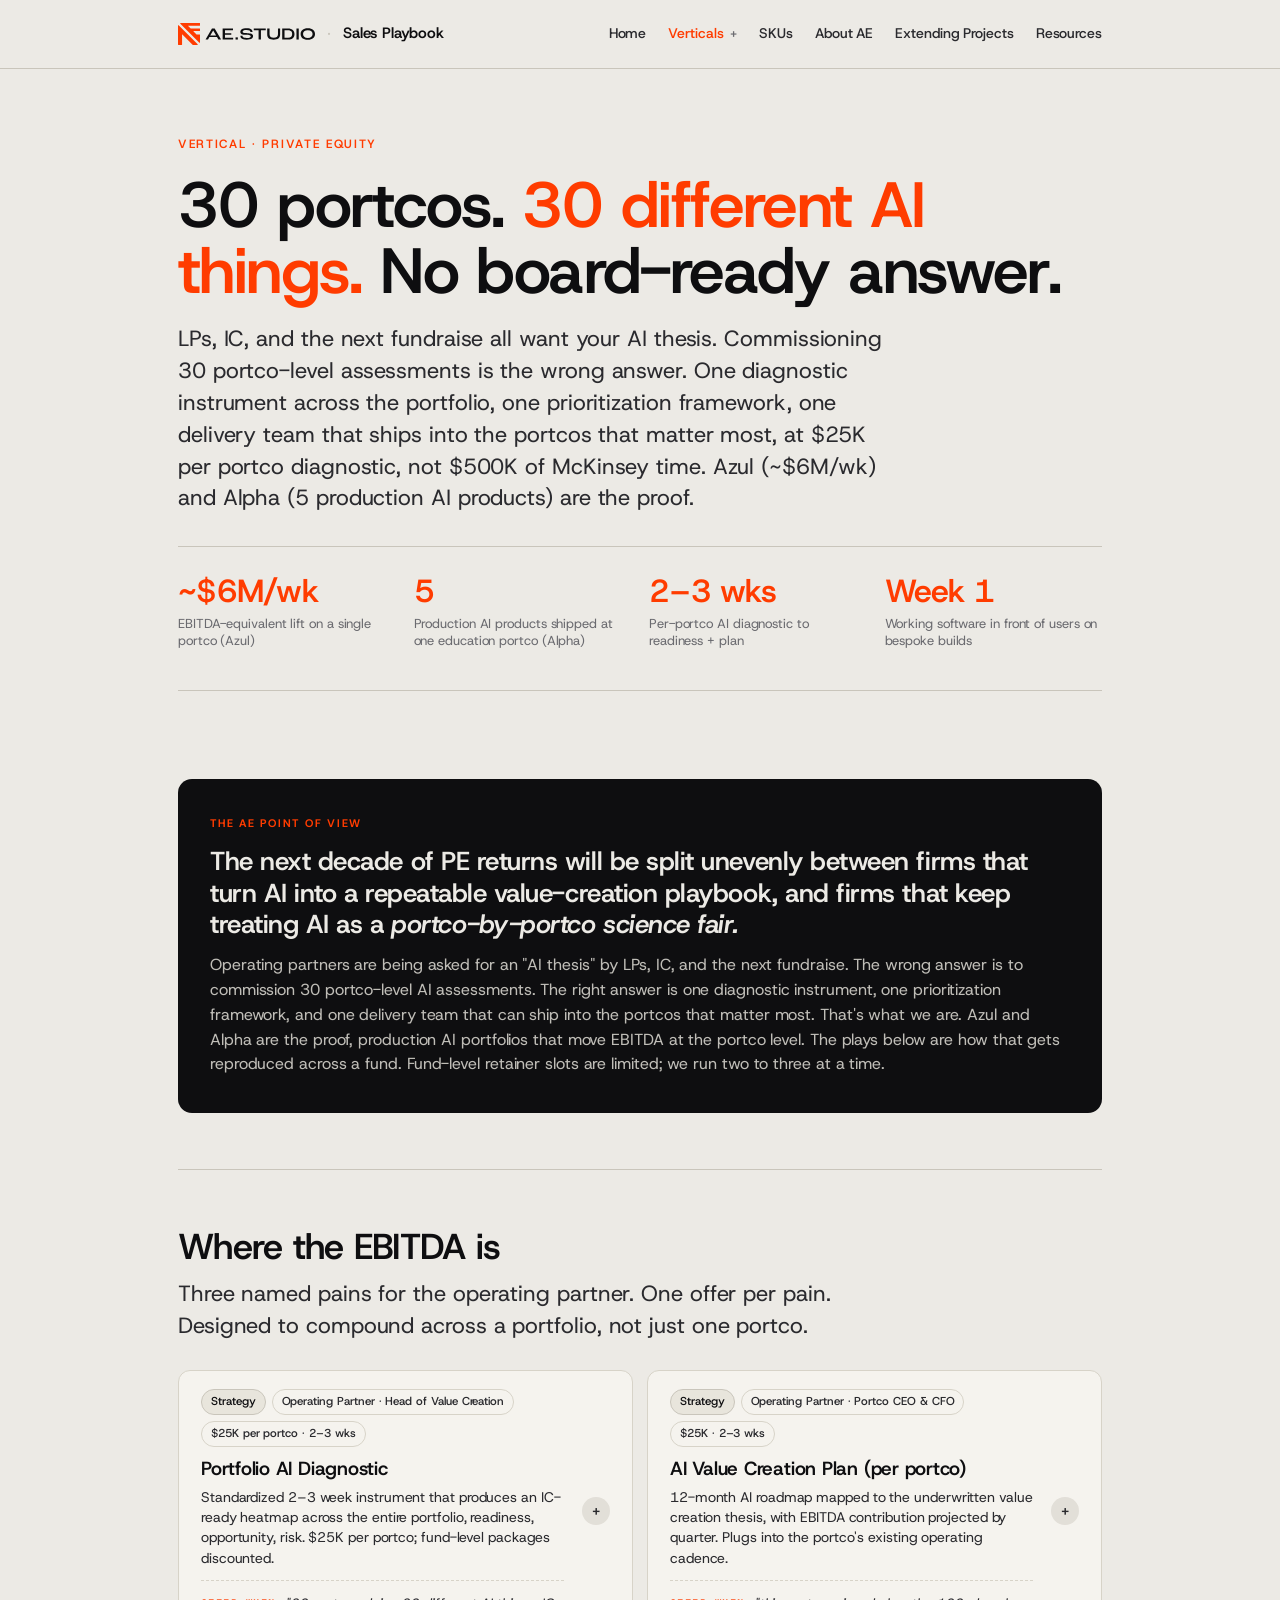
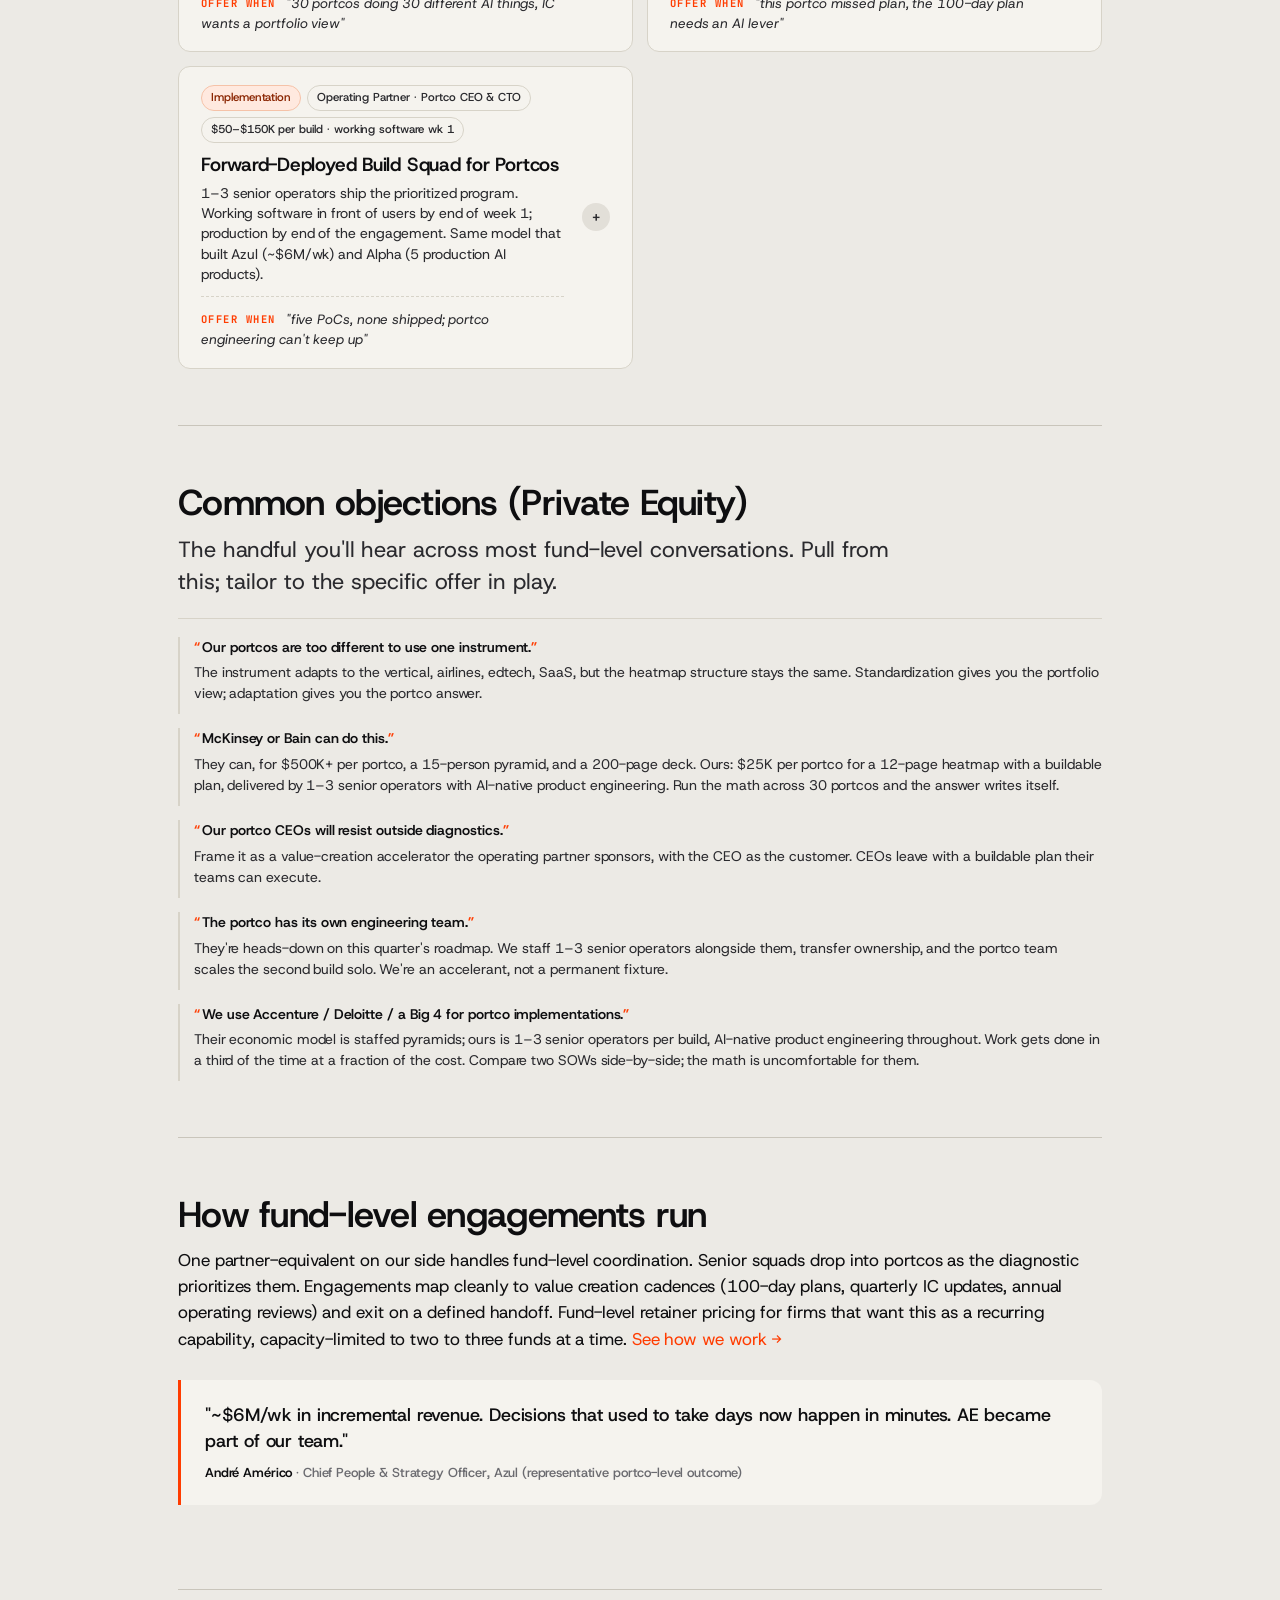
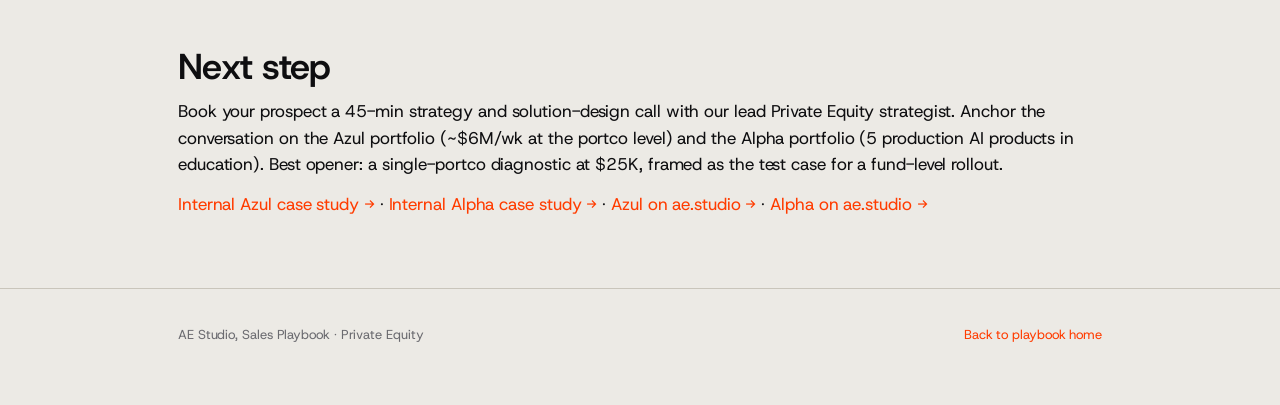
<file: private-equity.html>
<!DOCTYPE html>
<html lang="en">
<head>
 <meta charset="UTF-8" />
 <meta name="viewport" content="width=device-width, initial-scale=1.0" />
 <title>Private Equity, AE Studio Sales Playbook</title>
 <link rel="preconnect" href="https://fonts.googleapis.com">
 <link rel="preconnect" href="https://fonts.gstatic.com" crossorigin>
 <link href="https://fonts.googleapis.com/css2?family=Host+Grotesk:wght@400;500;600;700&family=JetBrains+Mono:wght@400;500&display=swap" rel="stylesheet">
 <link rel="stylesheet" href="assets/styles.css" />
</head>
<body>

<header class="site-header">
 <div class="wrap">
 <a href="index.html" class="brand">
 <img src="assets/logo.svg" alt="AE.STUDIO" class="brand-logo" />
 <span class="brand-divider" aria-hidden="true">·</span>
 <span class="brand-name">Sales Playbook</span>
 </a>
 <nav class="primary">
 <a href="index.html">Home</a>
 <div class="nav-dropdown">
 <button type="button" class="nav-dropdown-toggle active" aria-haspopup="true" aria-expanded="false">Verticals <span class="nav-caret">+</span></button>
 <div class="nav-dropdown-menu" role="menu">
 <a href="airlines.html" role="menuitem">Airlines</a>
 <a href="education.html" role="menuitem">Education</a>
 <a href="private-equity.html" class="active" role="menuitem">Private Equity</a>
 <a href="cross-vertical.html" role="menuitem">Cross-Vertical</a>
                <a href="alignment.html" role="menuitem">Alignment</a>
 </div>
 </div>
 <a href="skus.html">SKUs</a>
 <a href="about.html">About AE</a>
 <a href="extending-projects.html">Extending Projects</a>
 <a href="resources.html">Resources</a>
 </nav>
 </div>
</header>

<main>
<div class="wrap">

 <section class="vhero">
 <span class="eyebrow">Vertical · Private Equity</span>
 <h1>30 portcos. <em>30 different AI things.</em> No board-ready answer.</h1>
 <p class="lede">LPs, IC, and the next fundraise all want your AI thesis. Commissioning 30 portco-level assessments is the wrong answer. One diagnostic instrument across the portfolio, one prioritization framework, one delivery team that ships into the portcos that matter most, at $25K per portco diagnostic, not $500K of McKinsey time. Azul (~$6M/wk) and Alpha (5 production AI products) are the proof.</p>
 <div class="vstats">
 <div class="vstat"><span class="num">~$6M/wk</span><span class="lbl">EBITDA-equivalent lift on a single portco (Azul)</span></div>
 <div class="vstat"><span class="num">5</span><span class="lbl">Production AI products shipped at one education portco (Alpha)</span></div>
 <div class="vstat"><span class="num">2–3 wks</span><span class="lbl">Per-portco AI diagnostic to readiness + plan</span></div>
 <div class="vstat"><span class="num">Week 1</span><span class="lbl">Working software in front of users on bespoke builds</span></div>
 </div>
 </section>

 <section>
 <div class="pov">
 <span class="label">The AE point of view</span>
 <h3>The next decade of PE returns will be split unevenly between firms that turn AI into a repeatable value-creation playbook, and firms that keep treating AI as a <em>portco-by-portco science fair.</em></h3>
 <p>Operating partners are being asked for an "AI thesis" by LPs, IC, and the next fundraise. The wrong answer is to commission 30 portco-level AI assessments. The right answer is one diagnostic instrument, one prioritization framework, and one delivery team that can ship into the portcos that matter most. That's what we are. Azul and Alpha are the proof, production AI portfolios that move EBITDA at the portco level. The plays below are how that gets reproduced across a fund. Fund-level retainer slots are limited; we run two to three at a time.</p>
 </div>
 </section>

 <section>
 <h2>Where the EBITDA is</h2>
 <p class="lede">Three named pains for the operating partner. One offer per pain. Designed to compound across a portfolio, not just one portco.</p>

 <div class="offers">

 <!-- Offer 1: Portfolio AI Diagnostic -->
 <details class="offer" id="portfolio-diagnostic">
 <summary class="offer-summary">
 <div class="summary-main">
 <div class="pill-row">
 <span class="pill bucket-strategy">Strategy</span>
 <span class="pill buyer">Operating Partner · Head of Value Creation</span>
 <span class="pill price">$25K per portco · 2–3 wks</span>
 </div>
 <h3 class="offer-name">Portfolio AI Diagnostic</h3>
 <p class="offer-pitch">Standardized 2–3 week instrument that produces an IC-ready heatmap across the entire portfolio, readiness, opportunity, risk. $25K per portco; fund-level packages discounted.</p>
 <p class="offer-cue"><span class="cue-label">Offer when</span>"30 portcos doing 30 different AI things, IC wants a portfolio view"</p>
 </div>
 <span class="expand-toggle" aria-hidden="true">+</span>
 </summary>
 <div class="offer-body">
 <div class="sales-cue">
 <h4>When to offer this</h4>
 <ul>
 <li>You hear "LPs are asking about our AI strategy"</li>
 <li>You hear "IC wants a portfolio view" or "30 portcos doing 30 different AI things"</li>
 <li>New fund deployment cycle, or a competing PE firm just announced an AI initiative</li>
 </ul>
 </div>
 <h4 class="ship-header">What you ship</h4>
 <ul class="sku-bullets">
 <li>IC-ready portfolio heatmap (green/yellow/red across readiness, opportunity, risk) with top-10 prioritized investment list</li>
 <li>12-month projected EBITDA contribution per prioritized portco, initial scoring delivered week 1</li>
 <li>Same instrument across vertical-tailored portcos (airlines, edtech, SaaS), portfolio view + portco answer in one</li>
 </ul>
 </div>
 </details>

 <!-- Offer 2: AI Value Creation Plan -->
 <details class="offer" id="value-creation-plan">
 <summary class="offer-summary">
 <div class="summary-main">
 <div class="pill-row">
 <span class="pill bucket-strategy">Strategy</span>
 <span class="pill buyer">Operating Partner · Portco CEO &amp; CFO</span>
 <span class="pill price">$25K · 2–3 wks</span>
 </div>
 <h3 class="offer-name">AI Value Creation Plan (per portco)</h3>
 <p class="offer-pitch">12-month AI roadmap mapped to the underwritten value creation thesis, with EBITDA contribution projected by quarter. Plugs into the portco's existing operating cadence.</p>
 <p class="offer-cue"><span class="cue-label">Offer when</span>"this portco missed plan, the 100-day plan needs an AI lever"</p>
 </div>
 <span class="expand-toggle" aria-hidden="true">+</span>
 </summary>
 <div class="offer-body">
 <div class="sales-cue">
 <h4>When to offer this</h4>
 <ul>
 <li>You hear "this portco missed plan" or "the portco CEO is asking for help"</li>
 <li>The 100-day plan or VCP needs an AI lever</li>
 <li>Mid-hold check-in flagged growth slowdown, or an add-on creates new AI surface area</li>
 </ul>
 </div>
 <h4 class="ship-header">What you ship</h4>
 <ul class="sku-bullets">
 <li>Top 3 prioritized AI bets, classified tools-vs-bespoke, mapped to the value creation thesis (initial bet ranking week 1)</li>
 <li>Quarterly EBITDA contribution model: each bet × hold period × exit multiple = enterprise value at exit</li>
 <li>Co-bought by operating partner and portco CEO/CFO; drops into the next IC update</li>
 </ul>
 </div>
 </details>

 <!-- Offer 3: Forward-Deployed Build Squad -->
 <details class="offer" id="build-squad">
 <summary class="offer-summary">
 <div class="summary-main">
 <div class="pill-row">
 <span class="pill bucket-impl">Implementation</span>
 <span class="pill buyer">Operating Partner · Portco CEO &amp; CTO</span>
 <span class="pill price">$50–$150K per build · working software wk 1</span>
 </div>
 <h3 class="offer-name">Forward-Deployed Build Squad for Portcos</h3>
 <p class="offer-pitch">1–3 senior operators ship the prioritized program. Working software in front of users by end of week 1; production by end of the engagement. Same model that built Azul (~$6M/wk) and Alpha (5 production AI products).</p>
 <p class="offer-cue"><span class="cue-label">Offer when</span>"five PoCs, none shipped; portco engineering can't keep up"</p>
 </div>
 <span class="expand-toggle" aria-hidden="true">+</span>
 </summary>
 <div class="offer-body">
 <div class="sales-cue">
 <h4>When to offer this</h4>
 <ul>
 <li>You hear "we've done five PoCs and none have shipped"</li>
 <li>You hear "portco engineering can't keep up" or "we need this in production by year-end"</li>
 <li>The VCP committed an AI program for the next quarter</li>
 </ul>
 </div>
 <h4 class="ship-header">What you ship</h4>
 <ul class="sku-bullets">
 <li>1–3 senior embedded operators (PM + AI engineers + ML scientist) shipping working software in week 1, production by engagement end</li>
 <li>SOW template ties milestones to VCP deliverables with EBITDA contribution checkpoints the operating partner can show IC</li>
 <li>Clean handoff to portco engineering at end, IP lives in the portco; or roll into Embedded Operator at $10K/wk for ongoing scaling</li>
 </ul>
 </div>
 </details>

 </div>
 </section>

 <section>
 <h2>Common objections (Private Equity)</h2>
 <p class="lede">The handful you'll hear across most fund-level conversations. Pull from this; tailor to the specific offer in play.</p>
 <div class="objections">
 <div class="obj"><p class="q">Our portcos are too different to use one instrument.</p><p class="a">The instrument adapts to the vertical, airlines, edtech, SaaS, but the heatmap structure stays the same. Standardization gives you the portfolio view; adaptation gives you the portco answer.</p></div>
 <div class="obj"><p class="q">McKinsey or Bain can do this.</p><p class="a">They can, for $500K+ per portco, a 15-person pyramid, and a 200-page deck. Ours: $25K per portco for a 12-page heatmap with a buildable plan, delivered by 1–3 senior operators with AI-native product engineering. Run the math across 30 portcos and the answer writes itself.</p></div>
 <div class="obj"><p class="q">Our portco CEOs will resist outside diagnostics.</p><p class="a">Frame it as a value-creation accelerator the operating partner sponsors, with the CEO as the customer. CEOs leave with a buildable plan their teams can execute.</p></div>
 <div class="obj"><p class="q">The portco has its own engineering team.</p><p class="a">They're heads-down on this quarter's roadmap. We staff 1–3 senior operators alongside them, transfer ownership, and the portco team scales the second build solo. We're an accelerant, not a permanent fixture.</p></div>
 <div class="obj"><p class="q">We use Accenture / Deloitte / a Big 4 for portco implementations.</p><p class="a">Their economic model is staffed pyramids; ours is 1–3 senior operators per build, AI-native product engineering throughout. Work gets done in a third of the time at a fraction of the cost. Compare two SOWs side-by-side; the math is uncomfortable for them.</p></div>
 </div>
 </section>

 <section>
 <h2>How fund-level engagements run</h2>
 <p>One partner-equivalent on our side handles fund-level coordination. Senior squads drop into portcos as the diagnostic prioritizes them. Engagements map cleanly to value creation cadences (100-day plans, quarterly IC updates, annual operating reviews) and exit on a defined handoff. Fund-level retainer pricing for firms that want this as a recurring capability, capacity-limited to two to three funds at a time. <a href="about.html#how-we-work">See how we work →</a></p>
 <div class="pull-quote">
 <p>"~$6M/wk in incremental revenue. Decisions that used to take days now happen in minutes. AE became part of our team."</p>
 <p class="who"><strong>André Américo</strong> · Chief People &amp; Strategy Officer, Azul (representative portco-level outcome)</p>
 </div>
 </section>

 <section>
 <h2>Next step</h2>
 <p>Book your prospect a 45-min strategy and solution-design call with our lead Private Equity strategist. Anchor the conversation on the Azul portfolio (~$6M/wk at the portco level) and the Alpha portfolio (5 production AI products in education). Best opener: a single-portco diagnostic at $25K, framed as the test case for a fund-level rollout.</p>
 <p><a href="case-studies/azul.html">Internal Azul case study →</a> · <a href="case-studies/alpha.html">Internal Alpha case study →</a> · <a href="https://ae.studio/case-studies/azul" target="_blank" rel="noopener">Azul on ae.studio →</a> · <a href="https://ae.studio/case-studies/alpha" target="_blank" rel="noopener">Alpha on ae.studio →</a></p>
 </section>

</div>
</main>

<footer class="site-footer">
 <div class="wrap">
 <div>AE Studio, Sales Playbook · Private Equity</div>
 <div><a href="index.html">Back to playbook home</a></div>
 </div>
</footer>

</body>
</html>
</file>
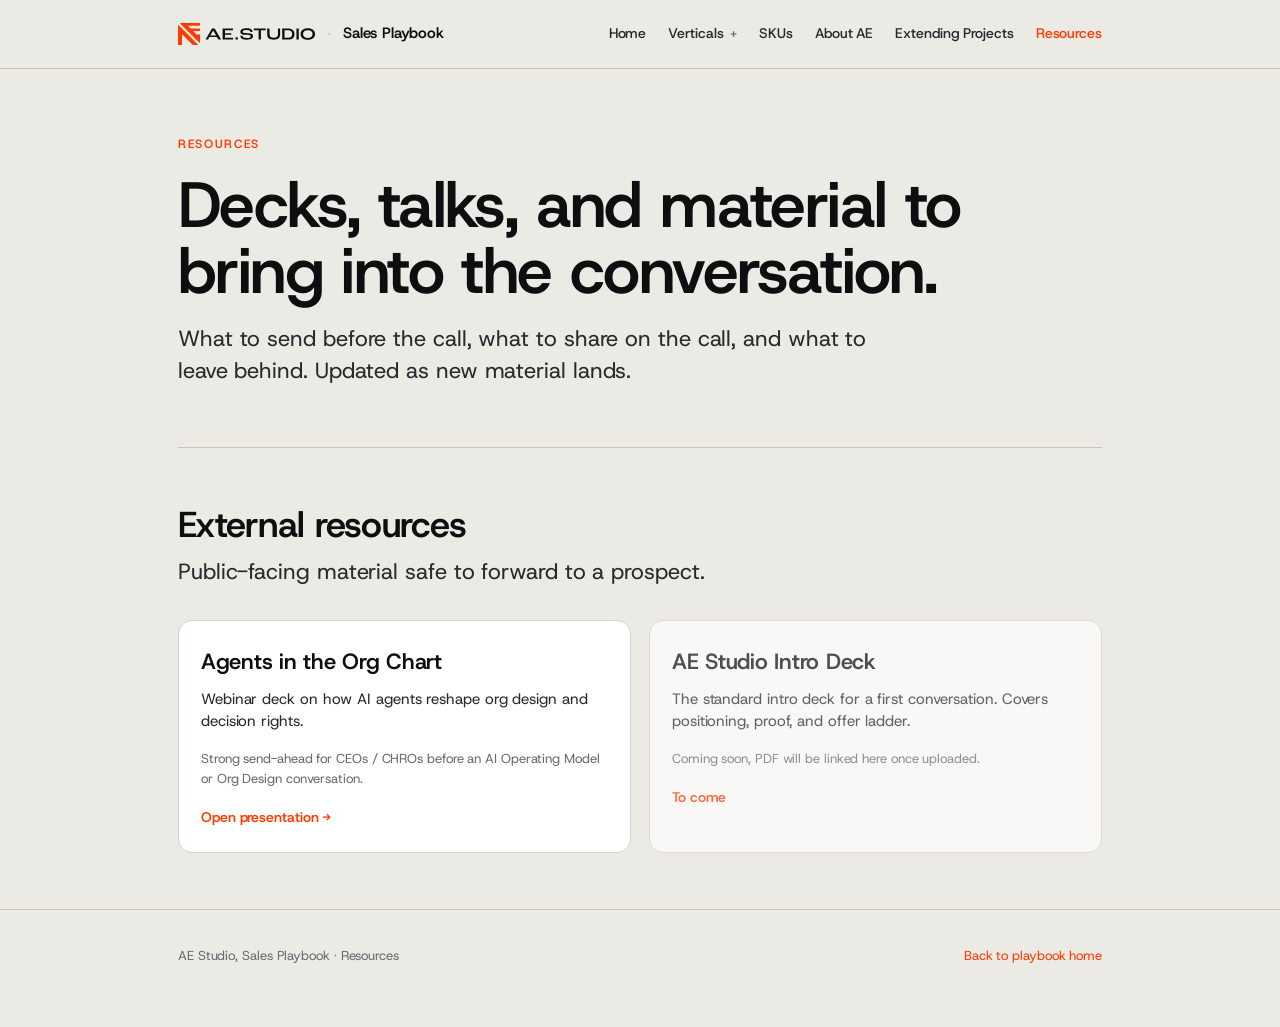
<file: resources.html>
<!DOCTYPE html>
<html lang="en">
<head>
 <meta charset="UTF-8" />
 <meta name="viewport" content="width=device-width, initial-scale=1.0" />
 <title>Resources, AE Studio Sales Playbook</title>
 <link rel="preconnect" href="https://fonts.googleapis.com">
 <link rel="preconnect" href="https://fonts.gstatic.com" crossorigin>
 <link href="https://fonts.googleapis.com/css2?family=Host+Grotesk:wght@400;500;600;700&family=JetBrains+Mono:wght@400;500&display=swap" rel="stylesheet">
 <link rel="stylesheet" href="assets/styles.css" />
</head>
<body>

<header class="site-header">
 <div class="wrap">
 <a href="index.html" class="brand">
 <img src="assets/logo.svg" alt="AE.STUDIO" class="brand-logo" />
 <span class="brand-divider" aria-hidden="true">·</span>
 <span class="brand-name">Sales Playbook</span>
 </a>
 <nav class="primary">
 <a href="index.html">Home</a>
 <div class="nav-dropdown">
 <button type="button" class="nav-dropdown-toggle" aria-haspopup="true" aria-expanded="false">Verticals <span class="nav-caret">+</span></button>
 <div class="nav-dropdown-menu" role="menu">
 <a href="airlines.html" role="menuitem">Airlines</a>
 <a href="education.html" role="menuitem">Education</a>
 <a href="private-equity.html" role="menuitem">Private Equity</a>
 <a href="cross-vertical.html" role="menuitem">Cross-Vertical</a>
                <a href="alignment.html" role="menuitem">Alignment</a>
 </div>
 </div>
 <a href="skus.html">SKUs</a>
 <a href="about.html">About AE</a>
 <a href="extending-projects.html">Extending Projects</a>
 <a href="resources.html" class="active">Resources</a>
 </nav>
 </div>
</header>

<main>
<div class="wrap">

 <section class="vhero">
 <span class="eyebrow">Resources</span>
 <h1>Decks, talks, and material to bring into the conversation.</h1>
 <p class="lede">What to send before the call, what to share on the call, and what to leave behind. Updated as new material lands.</p>
 </section>

 <section>
 <h2>External resources</h2>
 <p class="lede">Public-facing material safe to forward to a prospect.</p>
 <div class="vertical-grid">

 <a href="https://agencyenterprise.github.io/chief-webinar/" target="_blank" rel="noopener" class="vertical-tile">
 <span class="v-name">Agents in the Org Chart</span>
 <span class="v-pitch">Webinar deck on how AI agents reshape org design and decision rights.</span>
 <span class="v-stats">Strong send-ahead for CEOs / CHROs before an AI Operating Model or Org Design conversation.</span>
 <span class="v-arrow">Open presentation →</span>
 </a>

 <a href="#" class="vertical-tile" style="opacity: 0.7; cursor: not-allowed;" onclick="event.preventDefault();">
 <span class="v-name">AE Studio Intro Deck</span>
 <span class="v-pitch">The standard intro deck for a first conversation. Covers positioning, proof, and offer ladder.</span>
 <span class="v-stats">Coming soon, PDF will be linked here once uploaded.</span>
 <span class="v-arrow">To come</span>
 </a>

 </div>
 </section>

</div>
</main>

<footer class="site-footer">
 <div class="wrap">
 <div>AE Studio, Sales Playbook · Resources</div>
 <div><a href="index.html">Back to playbook home</a></div>
 </div>
</footer>

</body>
</html>
</file>
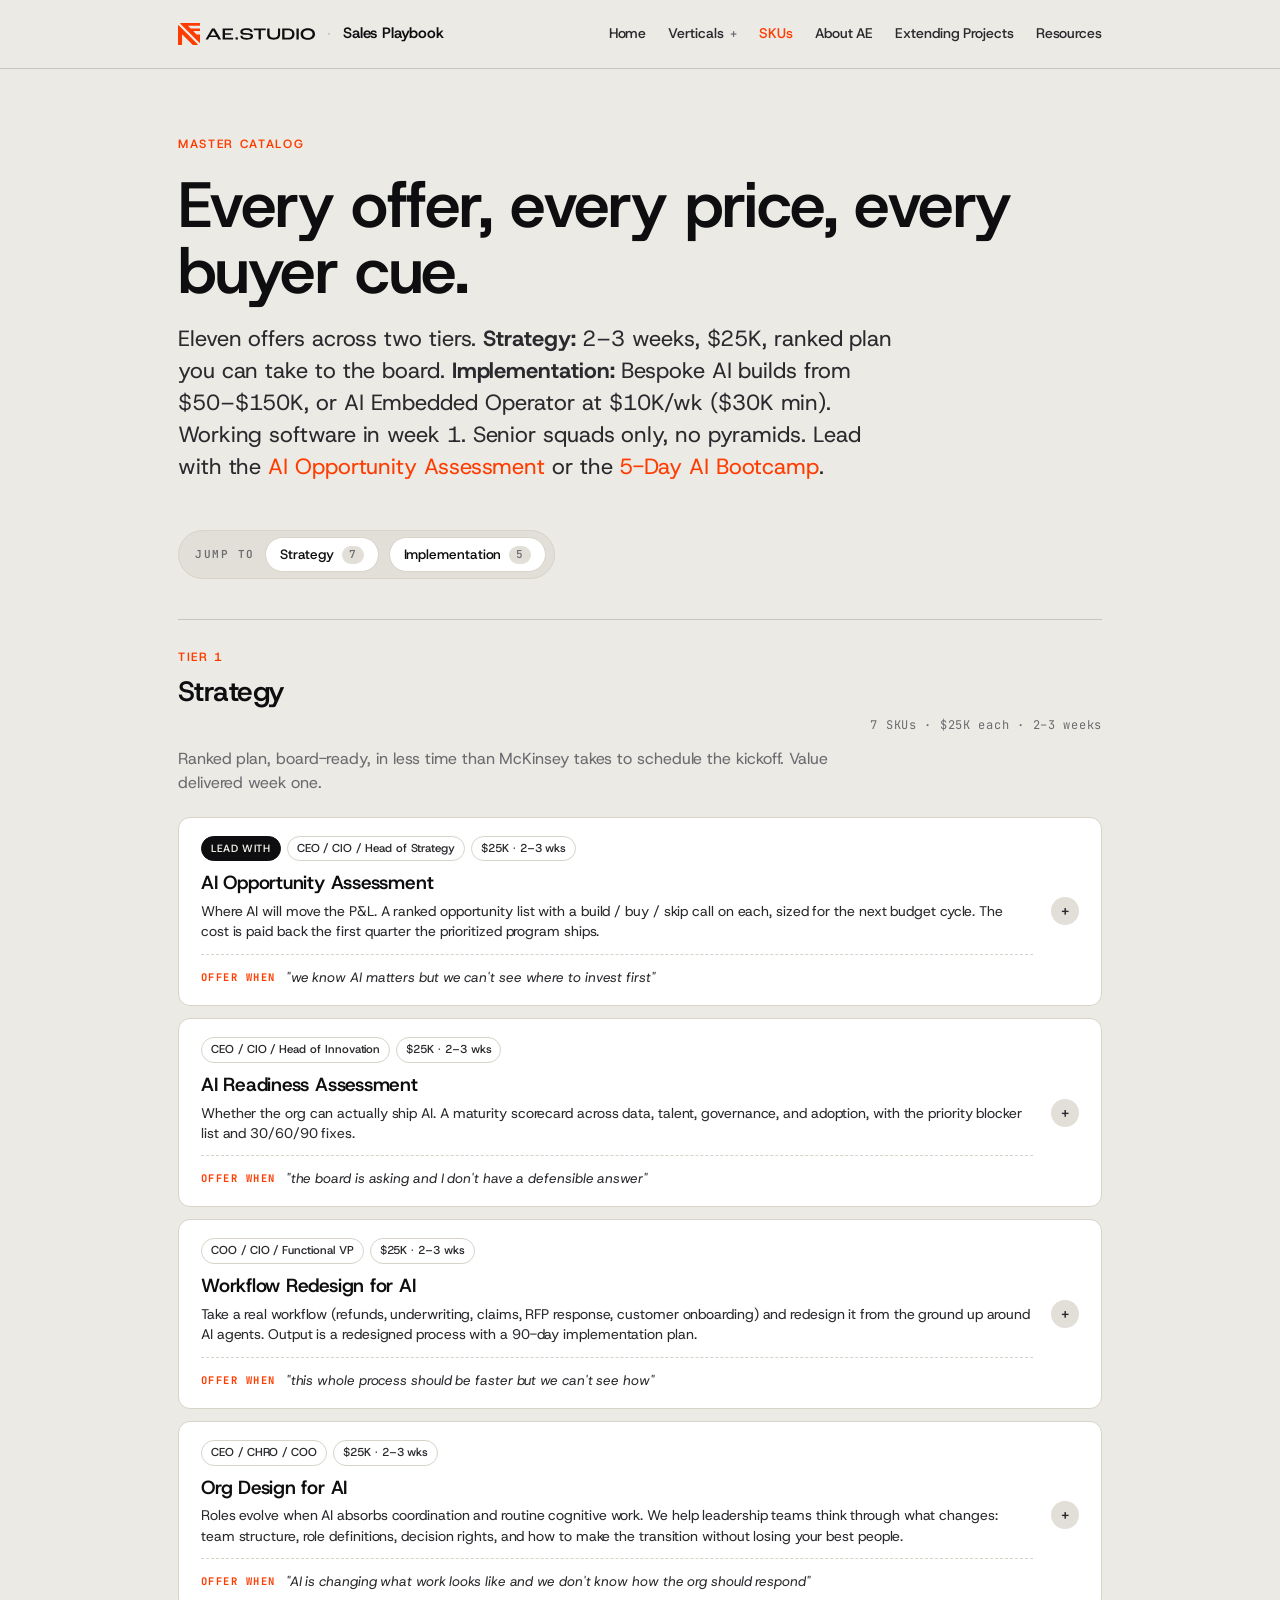
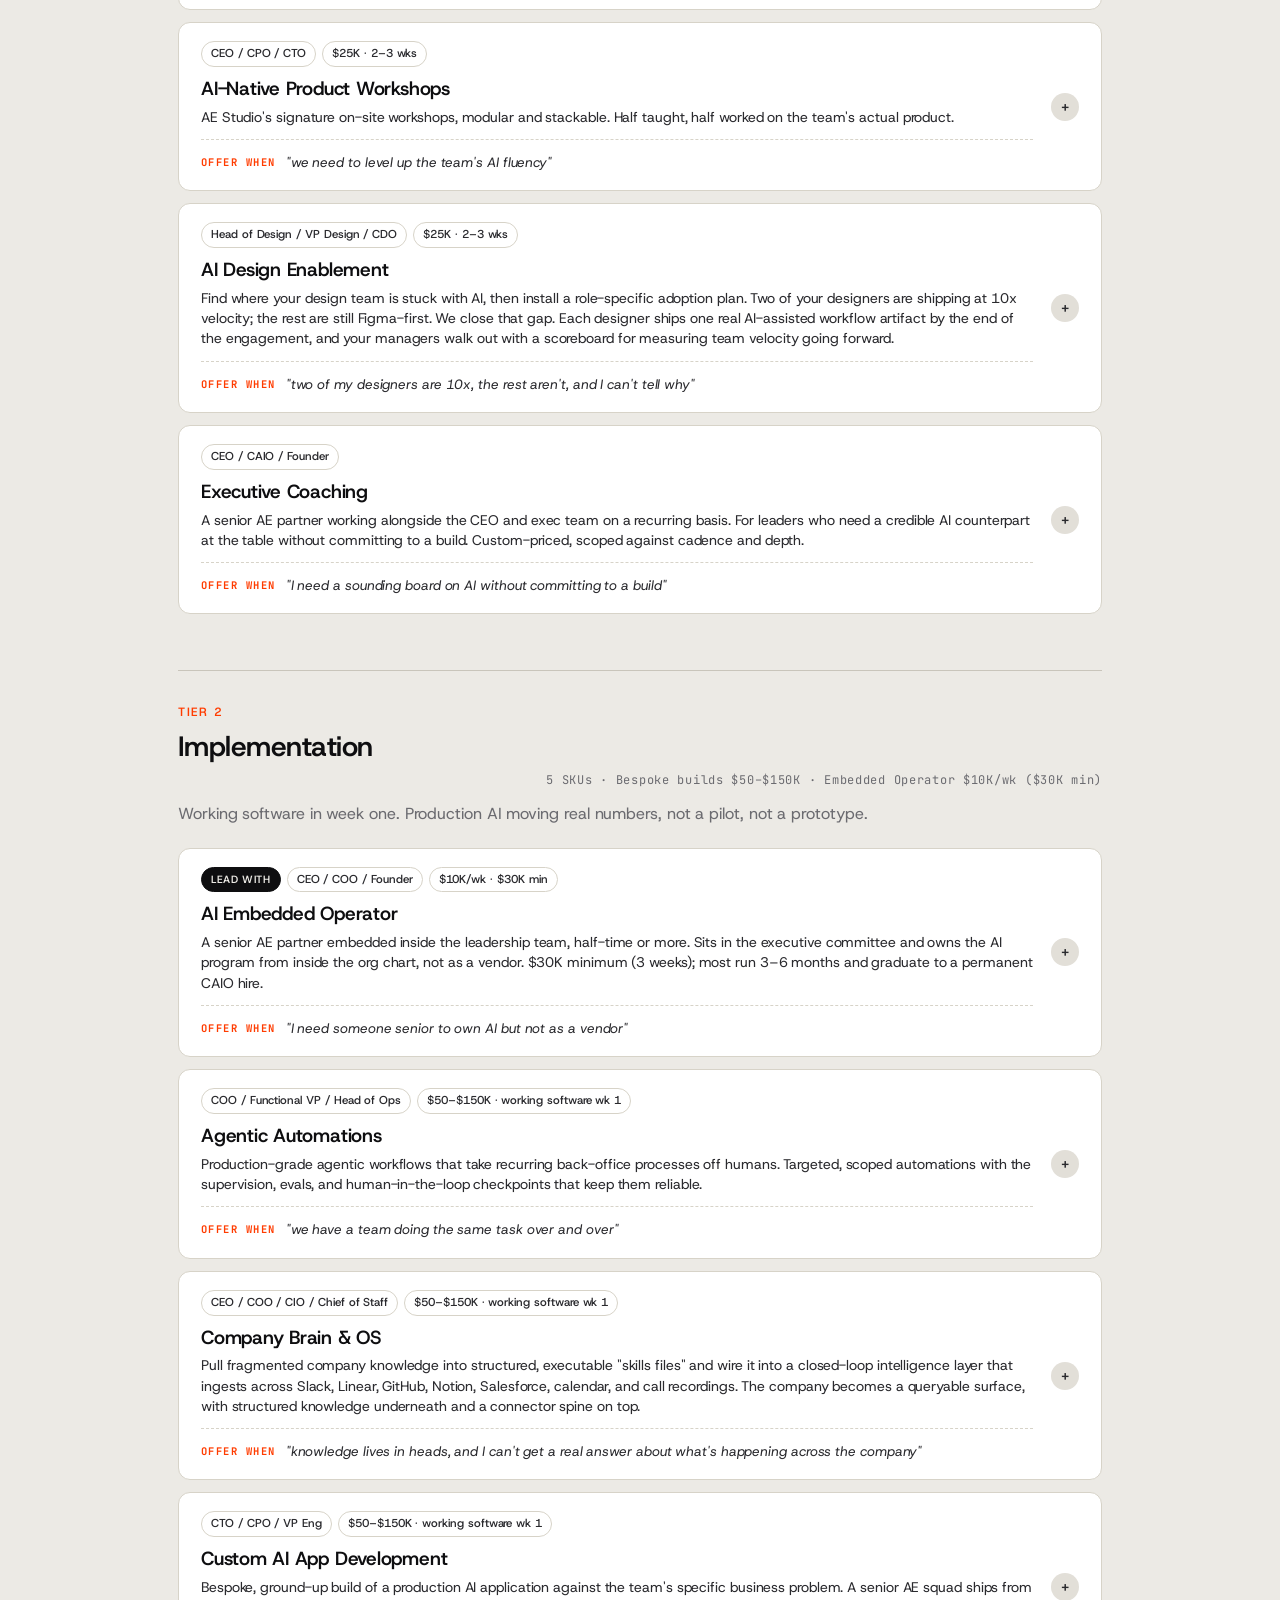
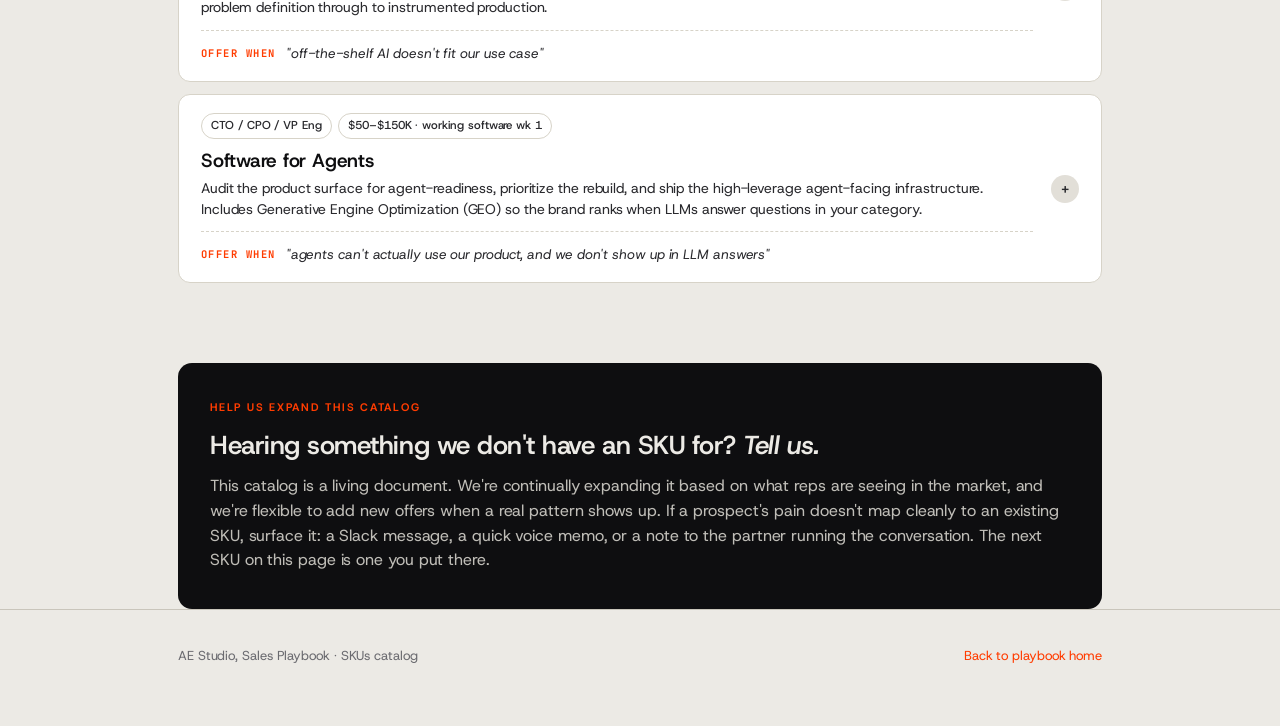
<file: skus.html>
<!DOCTYPE html>
<html lang="en">
<head>
  <meta charset="UTF-8" />
  <meta name="viewport" content="width=device-width, initial-scale=1.0" />
  <title>SKUs, AE Studio Sales Playbook</title>
  <link rel="preconnect" href="https://fonts.googleapis.com">
  <link rel="preconnect" href="https://fonts.gstatic.com" crossorigin>
  <link href="https://fonts.googleapis.com/css2?family=Host+Grotesk:wght@400;500;600;700&family=JetBrains+Mono:wght@400;500&display=swap" rel="stylesheet">
  <link rel="stylesheet" href="assets/styles.css" />
</head>
<body>

<header class="site-header">
  <div class="wrap">
    <a href="index.html" class="brand">
      <img src="assets/logo.svg" alt="AE.STUDIO" class="brand-logo" />
      <span class="brand-divider" aria-hidden="true">·</span>
      <span class="brand-name">Sales Playbook</span>
    </a>
    <nav class="primary">
      <a href="index.html">Home</a>
      <div class="nav-dropdown">
        <button type="button" class="nav-dropdown-toggle" aria-haspopup="true" aria-expanded="false">Verticals <span class="nav-caret">+</span></button>
        <div class="nav-dropdown-menu" role="menu">
          <a href="airlines.html" role="menuitem">Airlines</a>
          <a href="education.html" role="menuitem">Education</a>
          <a href="private-equity.html" role="menuitem">Private Equity</a>
          <a href="cross-vertical.html" role="menuitem">Cross-Vertical</a>
                <a href="alignment.html" role="menuitem">Alignment</a>
        </div>
      </div>
      <a href="skus.html" class="active">SKUs</a>
      <a href="about.html">About AE</a>
      <a href="extending-projects.html">Extending Projects</a>
      <a href="resources.html">Resources</a>
    </nav>
  </div>
</header>

<main>
<div class="wrap">

  <section class="vhero">
    <span class="eyebrow">Master Catalog</span>
    <h1>Every offer, every price, every buyer cue.</h1>
    <p class="lede">Eleven offers across two tiers. <strong>Strategy:</strong> 2–3 weeks, $25K, ranked plan you can take to the board. <strong>Implementation:</strong> Bespoke AI builds from $50–$150K, or AI Embedded Operator at $10K/wk ($30K min). Working software in week 1. Senior squads only, no pyramids. Lead with the <a href="#ai-opportunity-assessment">AI Opportunity Assessment</a> or the <a href="#bootcamp">5-Day AI Bootcamp</a>.</p>

    <nav class="sku-quickjump" aria-label="Jump to tier">
      <span class="qj-label">Jump to</span>
      <a href="#tier-strategy">Strategy <span class="qj-count">7</span></a>
      <a href="#tier-implementation">Implementation <span class="qj-count">5</span></a>
    </nav>
  </section>

  <div class="sku-list">

    <!-- ============ TIER 1, STRATEGY ============ -->
    <div class="tier-band" id="tier-strategy">
      <span class="tier-num">Tier 1</span>
      <span class="tier-name">Strategy</span>
      <span class="tier-count">7 SKUs · $25K each · 2–3 weeks</span>
      <span class="tier-role">Ranked plan, board-ready, in less time than McKinsey takes to schedule the kickoff. Value delivered week one.</span>
    </div>

    <details class="offer" id="ai-opportunity-assessment">
      <summary class="offer-summary">
        <div class="summary-main">
          <div class="pill-row">
            <span class="pill lead-with">Lead with</span>
            <span class="pill buyer">CEO / CIO / Head of Strategy</span>
            <span class="pill price">$25K · 2–3 wks</span>
          </div>
          <h3 class="offer-name">AI Opportunity Assessment</h3>
          <p class="offer-pitch">Where AI will move the P&amp;L. A ranked opportunity list with a build / buy / skip call on each, sized for the next budget cycle. The cost is paid back the first quarter the prioritized program ships.</p>
          <p class="offer-cue"><span class="cue-label">Offer when</span>"we know AI matters but we can't see where to invest first"</p>
        </div>
        <span class="expand-toggle">+</span>
      </summary>
      <div class="offer-body">
        <div class="sales-cue">
          <h4>When to offer this</h4>
          <ul>
            <li>You hear "we know AI matters but we can't see where to invest first"</li>
            <li>You hear "I have a budget decision and I need a ranked list"</li>
            <li>You hear "everyone has a pet project, no one has a portfolio view"</li>
            <li>"What's our AI strategy?" is being asked, and there's no shared map</li>
          </ul>
        </div>
        <h4 class="ship-header">What you ship</h4>
        <ul class="sku-bullets">
          <li>Ranked opportunity list with build/buy/skip call per item</li>
          <li>6–12 month sequencing plan with capital and headcount</li>
          <li>Board-ready exec readout the CEO can defend</li>
        </ul>
      </div>
    </details>

    <details class="offer" id="ai-readiness-assessment">
      <summary class="offer-summary">
        <div class="summary-main">
          <div class="pill-row">
            <span class="pill buyer">CEO / CIO / Head of Innovation</span>
            <span class="pill price">$25K · 2–3 wks</span>
          </div>
          <h3 class="offer-name">AI Readiness Assessment</h3>
          <p class="offer-pitch">Whether the org can actually ship AI. A maturity scorecard across data, talent, governance, and adoption, with the priority blocker list and 30/60/90 fixes.</p>
          <p class="offer-cue"><span class="cue-label">Offer when</span>"the board is asking and I don't have a defensible answer"</p>
        </div>
        <span class="expand-toggle">+</span>
      </summary>
      <div class="offer-body">
        <div class="sales-cue">
          <h4>When to offer this</h4>
          <ul>
            <li>You hear "I don't really know what's deployed vs. what's claimed"</li>
            <li>You hear "we have AI projects but I can't tell if any are working"</li>
            <li>You hear "the board is asking and I don't have a defensible answer"</li>
            <li>The CEO walked into a room with three different AI strategies from three different teams</li>
          </ul>
        </div>
        <h4 class="ship-header">What you ship</h4>
        <ul class="sku-bullets">
          <li>Maturity scorecard across data, talent, governance, and adoption</li>
          <li>Priority blocker list with 30/60/90-day fixes</li>
          <li>Board-ready summary the CEO can take into the next meeting</li>
        </ul>
      </div>
    </details>

    <details class="offer" id="workflow-redesign">
      <summary class="offer-summary">
        <div class="summary-main">
          <div class="pill-row">
            <span class="pill buyer">COO / CIO / Functional VP</span>
            <span class="pill price">$25K · 2–3 wks</span>
          </div>
          <h3 class="offer-name">Workflow Redesign for AI</h3>
          <p class="offer-pitch">Take a real workflow (refunds, underwriting, claims, RFP response, customer onboarding) and redesign it from the ground up around AI agents. Output is a redesigned process with a 90-day implementation plan.</p>
          <p class="offer-cue"><span class="cue-label">Offer when</span>"this whole process should be faster but we can't see how"</p>
        </div>
        <span class="expand-toggle">+</span>
      </summary>
      <div class="offer-body">
        <div class="sales-cue">
          <h4>When to offer this</h4>
          <ul>
            <li>You hear "this whole process should be faster but we can't see how"</li>
            <li>You hear "we keep adding headcount to keep up with this workflow"</li>
            <li>You hear "we tried to automate it last year and it didn't stick"</li>
            <li>A specific high-cost workflow gets named (refunds, underwriting, claims, RFPs)</li>
          </ul>
        </div>
        <h4 class="ship-header">What you ship</h4>
        <ul class="sku-bullets">
          <li>Agent-first redesign of the workflow with cost, time, and error baselines</li>
          <li>90-day implementation plan with named owners and success metrics</li>
          <li>Tool / model / vendor classification per step</li>
        </ul>
      </div>
    </details>

    <details class="offer" id="org-design-for-ai">
      <summary class="offer-summary">
        <div class="summary-main">
          <div class="pill-row">
            <span class="pill buyer">CEO / CHRO / COO</span>
            <span class="pill price">$25K · 2–3 wks</span>
          </div>
          <h3 class="offer-name">Org Design for AI</h3>
          <p class="offer-pitch">Roles evolve when AI absorbs coordination and routine cognitive work. We help leadership teams think through what changes: team structure, role definitions, decision rights, and how to make the transition without losing your best people.</p>
          <p class="offer-cue"><span class="cue-label">Offer when</span>"AI is changing what work looks like and we don't know how the org should respond"</p>
        </div>
        <span class="expand-toggle">+</span>
      </summary>
      <div class="offer-body">
        <div class="sales-cue">
          <h4>When to offer this</h4>
          <ul>
            <li>You hear "AI is changing what work looks like and we don't know how the org should respond"</li>
            <li>You hear "we're not sure which roles to keep, change, or retire"</li>
            <li>You hear "the org chart was designed for pre-AI work and it's starting to break"</li>
            <li>Headcount planning, RIF risk, or a leadership reshuffle is on the table</li>
          </ul>
        </div>
        <h4 class="ship-header">What you ship</h4>
        <ul class="sku-bullets">
          <li>Updated team structure, decision rights, and reporting lines for an AI-native org</li>
          <li>Transition plan that protects your best operators and rebuilds career paths</li>
          <li>Manager talking points and rollout comms plan</li>
        </ul>
      </div>
    </details>

    <details class="offer" id="ai-native-product-workshops">
      <summary class="offer-summary">
        <div class="summary-main">
          <div class="pill-row">
            <span class="pill buyer">CEO / CPO / CTO</span>
            <span class="pill price">$25K · 2–3 wks</span>
          </div>
          <h3 class="offer-name">AI-Native Product Workshops</h3>
          <p class="offer-pitch">AE Studio's signature on-site workshops, modular and stackable. Half taught, half worked on the team's actual product.</p>
          <p class="offer-cue"><span class="cue-label">Offer when</span>"we need to level up the team's AI fluency"</p>
        </div>
        <span class="expand-toggle">+</span>
      </summary>
      <div class="offer-body">
        <div class="sales-cue">
          <h4>When to offer this</h4>
          <ul>
            <li>You hear "we need to level up the team's AI fluency"</li>
            <li>You hear "we need a shared mental model before we commit budget"</li>
            <li>You hear "the team is using AI individually but not as a discipline"</li>
            <li>A new product or feature needs to be reframed AI-natively</li>
          </ul>
        </div>
        <h4 class="ship-header">What you ship</h4>
        <ul class="sku-bullets">
          <li>Modular workshops: AI Product Strategy, AI-Native Engineering, Agent Operations</li>
          <li>Half teaching, half worked on the team's actual product</li>
          <li>Two-page exec readout that drops into a board update</li>
        </ul>
      </div>
    </details>

    <details class="offer" id="ai-design-enablement">
      <summary class="offer-summary">
        <div class="summary-main">
          <div class="pill-row">
            <span class="pill buyer">Head of Design / VP Design / CDO</span>
            <span class="pill price">$25K · 2–3 wks</span>
          </div>
          <h3 class="offer-name">AI Design Enablement</h3>
          <p class="offer-pitch">Find where your design team is stuck with AI, then install a role-specific adoption plan. Two of your designers are shipping at 10x velocity; the rest are still Figma-first. We close that gap. Each designer ships one real AI-assisted workflow artifact by the end of the engagement, and your managers walk out with a scoreboard for measuring team velocity going forward.</p>
          <p class="offer-cue"><span class="cue-label">Offer when</span>"two of my designers are 10x, the rest aren't, and I can't tell why"</p>
        </div>
        <span class="expand-toggle">+</span>
      </summary>
      <div class="offer-body">
        <div class="sales-cue">
          <h4>When to offer this</h4>
          <ul>
            <li>You hear "a couple of designers are pulling 10x with AI, but the team isn't"</li>
            <li>You hear "we have tool chaos, Cursor / v0 / Lovable / Figma AI / Claude, no shared practice"</li>
            <li>You hear "I want my designers thinking like product engineers"</li>
            <li>You hear "design is the bottleneck on shipping, but bandwidth is supposed to be solved by AI"</li>
            <li>A new design lead is reorienting the team around AI-native workflows</li>
            <li>The CEO is asking why design output hasn't moved with all the AI investment</li>
          </ul>
        </div>
        <h4 class="ship-header">What you ship</h4>
        <ul class="sku-bullets">
          <li>Per-designer diagnostic + role-specific stack prescription (what to use, ignore, and where each tool fits)</li>
          <li>Two-week sprint where every designer ships one real AI-assisted workflow artifact</li>
          <li>Manager scoreboard for measuring team velocity after we leave</li>
        </ul>
      </div>
    </details>

    <details class="offer" id="executive-coaching">
      <summary class="offer-summary">
        <div class="summary-main">
          <div class="pill-row">
            <span class="pill buyer">CEO / CAIO / Founder</span>
          </div>
          <h3 class="offer-name">Executive Coaching</h3>
          <p class="offer-pitch">A senior AE partner working alongside the CEO and exec team on a recurring basis. For leaders who need a credible AI counterpart at the table without committing to a build. Custom-priced, scoped against cadence and depth.</p>
          <p class="offer-cue"><span class="cue-label">Offer when</span>"I need a sounding board on AI without committing to a build"</p>
        </div>
        <span class="expand-toggle">+</span>
      </summary>
      <div class="offer-body">
        <div class="sales-cue">
          <h4>When to offer this</h4>
          <ul>
            <li>You hear "I need a sounding board on AI without committing to a build"</li>
            <li>You hear "I want a Head of AI but I need someone now"</li>
            <li>You hear "I'm under pressure to have an AI POV at the next board meeting"</li>
            <li>The CEO has no peer at the table on AI decisions</li>
          </ul>
        </div>
        <h4 class="ship-header">What you ship</h4>
        <ul class="sku-bullets">
          <li>Named senior partner, the operator who shows up is the one we propose</li>
          <li>Recurring 1:1s with the CEO + standing time with the exec team</li>
          <li>Decision pressure-testing on live AI bets, vendor selection, and warm intros to peer operators</li>
        </ul>
      </div>
    </details>

    <!-- ============ TIER 2, IMPLEMENTATION ============ -->
    <div class="tier-band" id="tier-implementation">
      <span class="tier-num">Tier 2</span>
      <span class="tier-name">Implementation</span>
      <span class="tier-count">5 SKUs · Bespoke builds $50–$150K · Embedded Operator $10K/wk ($30K min)</span>
      <span class="tier-role">Working software in week one. Production AI moving real numbers, not a pilot, not a prototype.</span>
    </div>

    <details class="offer" id="ai-embedded-operator">
      <summary class="offer-summary">
        <div class="summary-main">
          <div class="pill-row">
            <span class="pill lead-with">Lead with</span>
            <span class="pill buyer">CEO / COO / Founder</span>
            <span class="pill price">$10K/wk · $30K min</span>
          </div>
          <h3 class="offer-name">AI Embedded Operator</h3>
          <p class="offer-pitch">A senior AE partner embedded inside the leadership team, half-time or more. Sits in the executive committee and owns the AI program from inside the org chart, not as a vendor. $30K minimum (3 weeks); most run 3–6 months and graduate to a permanent CAIO hire.</p>
          <p class="offer-cue"><span class="cue-label">Offer when</span>"I need someone senior to own AI but not as a vendor"</p>
        </div>
        <span class="expand-toggle">+</span>
      </summary>
      <div class="offer-body">
        <div class="sales-cue">
          <h4>When to offer this</h4>
          <ul>
            <li>You hear "I need someone senior to own AI but not as a vendor"</li>
            <li>You hear "I want a CAIO but we're not ready to hire one"</li>
            <li>You hear "I need someone in the room when we make AI decisions"</li>
            <li>A high-stakes, multi-quarter AI program needs leadership inside the org chart</li>
          </ul>
        </div>
        <h4 class="ship-header">What you ship</h4>
        <ul class="sku-bullets">
          <li>Named senior partner with an exec committee seat and decision authority on AI</li>
          <li>Pairs with implementation programs for shipping capacity</li>
          <li>Built-in graduation phase to a permanent CAIO / Head of AI hire</li>
        </ul>
      </div>
    </details>

    <details class="offer" id="agentic-automations">
      <summary class="offer-summary">
        <div class="summary-main">
          <div class="pill-row">
            <span class="pill buyer">COO / Functional VP / Head of Ops</span>
            <span class="pill price">$50–$150K · working software wk 1</span>
          </div>
          <h3 class="offer-name">Agentic Automations</h3>
          <p class="offer-pitch">Production-grade agentic workflows that take recurring back-office processes off humans. Targeted, scoped automations with the supervision, evals, and human-in-the-loop checkpoints that keep them reliable.</p>
          <p class="offer-cue"><span class="cue-label">Offer when</span>"we have a team doing the same task over and over"</p>
        </div>
        <span class="expand-toggle">+</span>
      </summary>
      <div class="offer-body">
        <div class="sales-cue">
          <h4>When to offer this</h4>
          <ul>
            <li>You hear "we have a team doing the same task over and over"</li>
            <li>You hear "every workflow tool we tried still needs a human to babysit it"</li>
            <li>You hear "we want to automate this but it's too judgment-heavy for RPA"</li>
            <li>A specific repeatable back-office process gets named (intake, triage, reconciliation, drafting)</li>
          </ul>
        </div>
        <h4 class="ship-header">What you ship</h4>
        <ul class="sku-bullets">
          <li>Production agents with tool use, retrieval, evals, and supervision, working software in week 1</li>
          <li>Human-in-the-loop checkpoints sized to the cost of being wrong</li>
          <li>Observability, replay, and rollback baked in</li>
        </ul>
      </div>
    </details>

    <details class="offer" id="company-brain-os">
      <summary class="offer-summary">
        <div class="summary-main">
          <div class="pill-row">
            <span class="pill buyer">CEO / COO / CIO / Chief of Staff</span>
            <span class="pill price">$50–$150K · working software wk 1</span>
          </div>
          <h3 class="offer-name">Company Brain &amp; OS</h3>
          <p class="offer-pitch">Pull fragmented company knowledge into structured, executable "skills files" and wire it into a closed-loop intelligence layer that ingests across Slack, Linear, GitHub, Notion, Salesforce, calendar, and call recordings. The company becomes a queryable surface, with structured knowledge underneath and a connector spine on top.</p>
          <p class="offer-cue"><span class="cue-label">Offer when</span>"knowledge lives in heads, and I can't get a real answer about what's happening across the company"</p>
        </div>
        <span class="expand-toggle">+</span>
      </summary>
      <div class="offer-body">
        <div class="sales-cue">
          <h4>When to offer this</h4>
          <ul>
            <li>You hear "knowledge lives in heads, not docs"</li>
            <li>You hear "I can't get a real answer about what's happening across the company"</li>
            <li>You hear "every senior IC has tribal knowledge no one else has"</li>
            <li>You hear "I'm pulling status updates from five different systems every Monday"</li>
            <li>Onboarding takes 90 days and people still ask the same questions</li>
            <li>Leadership is making decisions on instinct because evidence isn't queryable</li>
          </ul>
        </div>
        <h4 class="ship-header">What you ship</h4>
        <ul class="sku-bullets">
          <li>Connector spine across Slack, Linear, GitHub, Notion, Salesforce, calendar, call recordings, the company becomes a queryable surface</li>
          <li>Skills files: structured, owned, versioned process knowledge with cross-tool query and citations</li>
          <li>Self-hosted or VPC deployment with SSO, RBAC, audit logs, and freshness SLAs</li>
        </ul>
      </div>
    </details>

    <details class="offer" id="custom-ai-app-development">
      <summary class="offer-summary">
        <div class="summary-main">
          <div class="pill-row">
            <span class="pill buyer">CTO / CPO / VP Eng</span>
            <span class="pill price">$50–$150K · working software wk 1</span>
          </div>
          <h3 class="offer-name">Custom AI App Development</h3>
          <p class="offer-pitch">Bespoke, ground-up build of a production AI application against the team's specific business problem. A senior AE squad ships from problem definition through to instrumented production.</p>
          <p class="offer-cue"><span class="cue-label">Offer when</span>"off-the-shelf AI doesn't fit our use case"</p>
        </div>
        <span class="expand-toggle">+</span>
      </summary>
      <div class="offer-body">
        <div class="sales-cue">
          <h4>When to offer this</h4>
          <ul>
            <li>You hear "off-the-shelf AI doesn't fit our use case"</li>
            <li>You hear "we have a problem no vendor solves and we need something custom"</li>
            <li>You hear "we tried building this in-house and it stalled"</li>
            <li>A defensible workflow or product surface is the actual asset, not a feature inside someone else's tool</li>
          </ul>
        </div>
        <h4 class="ship-header">What you ship</h4>
        <ul class="sku-bullets">
          <li>Senior full-stack squad (applied scientist, AI engineer, product engineer, designer) shipping working software in week 1</li>
          <li>End-to-end build: model selection, evals, instrumentation, rollout</li>
          <li>Production handoff with your team paired in, or ongoing build retainer</li>
        </ul>
      </div>
    </details>

    <details class="offer" id="software-for-agents">
      <summary class="offer-summary">
        <div class="summary-main">
          <div class="pill-row">
            <span class="pill buyer">CTO / CPO / VP Eng</span>
            <span class="pill price">$50–$150K · working software wk 1</span>
          </div>
          <h3 class="offer-name">Software for Agents</h3>
          <p class="offer-pitch">Audit the product surface for agent-readiness, prioritize the rebuild, and ship the high-leverage agent-facing infrastructure. Includes Generative Engine Optimization (GEO) so the brand ranks when LLMs answer questions in your category.</p>
          <p class="offer-cue"><span class="cue-label">Offer when</span>"agents can't actually use our product, and we don't show up in LLM answers"</p>
        </div>
        <span class="expand-toggle">+</span>
      </summary>
      <div class="offer-body">
        <div class="sales-cue">
          <h4>When to offer this</h4>
          <ul>
            <li>You hear "agents can't actually use our product"</li>
            <li>You hear "we want our software to be the default API for agents"</li>
            <li>You hear "we're losing developer mindshare to agent-friendly competitors"</li>
            <li>You hear "we don't show up when ChatGPT or Claude gets asked about our category"</li>
            <li>You hear "our SEO ranks fine, but in LLM answers we're invisible"</li>
            <li>The product team is debating MCP, API design, or pricing models for agent users</li>
          </ul>
        </div>
        <h4 class="ship-header">What you ship</h4>
        <ul class="sku-bullets">
          <li>Agent-readiness audit + composable APIs / MCP servers / programmatic onboarding</li>
          <li>GEO (Generative Engine Optimization): content + metadata changes that lift ranking in ChatGPT, Claude, Perplexity, Gemini answers</li>
          <li>Surface-by-surface rebuild path with usage-based pricing model for agent users</li>
        </ul>
      </div>
    </details>

  </div>

  <section class="pov" style="margin-top: 48px;">
    <span class="label">Help us expand this catalog</span>
    <h3>Hearing something we don't have an SKU for? <em>Tell us.</em></h3>
    <p>This catalog is a living document. We're continually expanding it based on what reps are seeing in the market, and we're flexible to add new offers when a real pattern shows up. If a prospect's pain doesn't map cleanly to an existing SKU, surface it: a Slack message, a quick voice memo, or a note to the partner running the conversation. The next SKU on this page is one you put there.</p>
  </section>

</div>
</main>

<footer class="site-footer">
  <div class="wrap">
    <div>AE Studio, Sales Playbook · SKUs catalog</div>
    <div><a href="index.html">Back to playbook home</a></div>
  </div>
</footer>

</body>
</html>
</file>
<file: assets/styles.css>
/* AE Studio, Sales Playbook
 Shared stylesheet. Anthropic-adjacent palette, Host Grotesk type.
 Designed for screen + print (battlecards). */

:root {
 --paper: #ECEAE5;
 --paper-deep: #E2DFD8;
 --ink: #0E0E10;
 --ink-soft: #2A2A2E;
 --muted: #6B6B70;
 --orange: #FF3C00;
 --orange-soft: #FFE9DF;
 --rule: #C9C5BB;
 --card: #F5F3EE;
 --card-bd: #D7D3C8;
 --max: 980px;
}

* { box-sizing: border-box; }

html, body {
 margin: 0;
 padding: 0;
 background: var(--paper);
 color: var(--ink);
 font-family: "Host Grotesk", "Inter", -apple-system, BlinkMacSystemFont, "Segoe UI", system-ui, sans-serif;
 font-feature-settings: "ss01", "cv11";
 -webkit-font-smoothing: antialiased;
 text-rendering: optimizeLegibility;
}

body {
 font-size: 17px;
 line-height: 1.55;
 letter-spacing: -0.005em;
}

/* ---------- Layout ---------- */

.wrap {
 max-width: var(--max);
 margin: 0 auto;
 padding: 0 28px;
}

.site-header {
 border-bottom: 1px solid var(--rule);
 padding: 22px 0;
 background: var(--paper);
 position: sticky;
 top: 0;
 z-index: 10;
 backdrop-filter: saturate(140%) blur(6px);
}

.site-header .wrap {
 display: flex;
 align-items: center;
 justify-content: space-between;
 gap: 24px;
}

.brand {
 display: inline-flex;
 align-items: center;
 gap: 12px;
 text-decoration: none;
 color: var(--ink);
}

.brand .logo {
 width: 28px;
 height: 28px;
 background: var(--ink);
 border-radius: 6px;
 display: inline-flex;
 align-items: center;
 justify-content: center;
}

.brand .logo svg { width: 18px; height: 18px; }

.brand-logo {
 height: 22px;
 width: auto;
 display: block;
}

.brand-divider {
 color: var(--rule);
 font-weight: 400;
 font-size: 18px;
 line-height: 1;
 user-select: none;
}

.brand-name {
 font-weight: 600;
 font-size: 15px;
 letter-spacing: -0.01em;
}

.brand-name span {
 color: var(--muted);
 font-weight: 500;
 margin-left: 6px;
}

nav.primary {
 display: flex;
 gap: 22px;
 font-size: 14px;
 align-items: center;
}

nav.primary a {
 color: var(--ink-soft);
 text-decoration: none;
 font-weight: 500;
}

nav.primary a:hover { color: var(--orange); }
nav.primary a.active { color: var(--orange); }

/* Verticals dropdown */
.nav-dropdown {
 position: relative;
}
/* Invisible bridge below the toggle so hover doesn't break across the gap before the menu opens */
.nav-dropdown::after {
 content: "";
 position: absolute;
 top: 100%;
 left: 0;
 right: 0;
 height: 14px;
 pointer-events: none;
}
.nav-dropdown:hover::after,
.nav-dropdown:focus-within::after {
 pointer-events: auto;
}
.nav-dropdown-toggle {
 background: none;
 border: none;
 padding: 0;
 margin: 0;
 font: inherit;
 color: var(--ink-soft);
 font-weight: 500;
 cursor: pointer;
 display: inline-flex;
 align-items: baseline;
 gap: 6px;
 line-height: 1;
}
.nav-dropdown-toggle:hover,
.nav-dropdown-toggle.active {
 color: var(--orange);
}
.nav-caret {
 font-family: 'JetBrains Mono', monospace;
 font-size: 12px;
 color: var(--muted);
 transition: transform 0.18s ease, color 0.15s ease;
 display: inline-block;
}
.nav-dropdown:hover .nav-caret,
.nav-dropdown:focus-within .nav-caret {
 color: var(--orange);
 transform: rotate(45deg);
}
.nav-dropdown-menu {
 position: absolute;
 top: 100%;
 left: -10px;
 margin-top: 14px;
 min-width: 180px;
 background: var(--paper);
 border: 1px solid var(--card-bd);
 border-radius: 8px;
 padding: 6px;
 display: flex;
 flex-direction: column;
 gap: 0;
 box-shadow: 0 12px 32px -16px rgba(14, 14, 16, 0.18), 0 2px 6px -2px rgba(14, 14, 16, 0.08);
 opacity: 0;
 pointer-events: none;
 transform: translateY(-4px);
 transition: opacity 0.14s ease, transform 0.14s ease;
 z-index: 20;
}
/* Invisible bridge so hover doesn't break across the gap between toggle and menu */
.nav-dropdown-menu::before {
 content: "";
 position: absolute;
 left: 0;
 right: 0;
 top: -14px;
 height: 14px;
}
.nav-dropdown:hover .nav-dropdown-menu,
.nav-dropdown:focus-within .nav-dropdown-menu {
 opacity: 1;
 pointer-events: auto;
 transform: translateY(0);
}
.nav-dropdown-menu a {
 padding: 9px 12px;
 border-radius: 5px;
 font-size: 14px;
 color: var(--ink-soft);
 white-space: nowrap;
}
.nav-dropdown-menu a:hover {
 background: var(--paper-deep);
 color: var(--orange);
}
.nav-dropdown-menu a.active {
 color: var(--orange);
 background: var(--paper-deep);
}

/* ---------- Hero ---------- */

.hero {
 padding: 72px 0 48px;
 border-bottom: 1px solid var(--rule);
}

.hero h1 {
 color: var(--orange);
}

/* Pitch section, "The high-level pitch" header + clickable AE card */
.pitch-section {
 padding: 56px 0;
 border-bottom: 1px solid var(--rule);
}

.about-pitch-card .pitch-tagline {
 font-size: clamp(20px, 2vw, 24px);
 line-height: 1.3;
 letter-spacing: -0.012em;
 font-weight: 600;
 color: var(--ink);
 margin: 0;
}

.eyebrow {
 display: inline-block;
 font-size: 12px;
 letter-spacing: 0.14em;
 text-transform: uppercase;
 color: var(--orange);
 font-weight: 600;
 margin-bottom: 18px;
}

h1 {
 font-size: clamp(40px, 5.4vw, 64px);
 line-height: 1.04;
 letter-spacing: -0.025em;
 font-weight: 600;
 margin: 0 0 18px;
}

h1 em {
 font-style: normal;
 color: var(--orange);
}

.lede {
 font-size: clamp(19px, 2.1vw, 22px);
 line-height: 1.45;
 color: var(--ink-soft);
 max-width: 720px;
 margin: 0 0 24px;
}

.hero-meta {
 display: flex;
 gap: 28px;
 flex-wrap: wrap;
 font-size: 14px;
 color: var(--muted);
 margin-top: 32px;
}

.hero-meta strong { color: var(--ink); font-weight: 600; }

/* Intro blurb under the About hero lede */
.about-intro-blurb {
 font-size: 16px;
 line-height: 1.55;
 color: var(--ink-soft);
 max-width: 720px;
 margin: 18px 0 0;
}

/* About blurb on home, single paragraph between hero and modules */
.about-blurb {
 padding: 44px 0 0;
 border-bottom: none;
}
.about-blurb p {
 font-size: clamp(17px, 1.7vw, 19px);
 line-height: 1.55;
 color: var(--ink-soft);
 max-width: 720px;
 margin: 0;
}

/* Featured SKU card on home, the white card that splits SKUs out from verticals */
.featured-sku {
 display: flex;
 flex-direction: column;
 align-items: flex-start;
 gap: 16px;
 background: #FFFFFF;
 border: 1px solid var(--card-bd);
 border-radius: 16px;
 padding: 28px 32px;
 margin-top: 24px;
 text-decoration: none;
 color: var(--ink);
 transition: transform 0.15s ease, border-color 0.15s ease, box-shadow 0.15s ease;
}
.featured-sku:hover {
 border-color: var(--orange);
 transform: translateY(-2px);
 box-shadow: 0 14px 36px -18px rgba(14, 14, 16, 0.14), 0 2px 6px -2px rgba(14, 14, 16, 0.05);
}
.featured-sku .fs-body { min-width: 0; }
.featured-sku .fs-eyebrow {
 font-family: 'JetBrains Mono', monospace;
 font-size: 12px;
 letter-spacing: 0.14em;
 text-transform: uppercase;
 color: var(--orange);
 font-weight: 600;
 display: block;
 margin-bottom: 12px;
}
.featured-sku .fs-title {
 font-size: clamp(24px, 2.6vw, 28px);
 line-height: 1.2;
 letter-spacing: -0.018em;
 font-weight: 600;
 color: var(--ink);
 margin: 0 0 10px;
}
.featured-sku .fs-desc {
 font-size: 16px;
 line-height: 1.5;
 color: var(--ink-soft);
 margin: 0 0 14px;
 max-width: 620px;
}
.featured-sku .fs-meta {
 font-family: 'JetBrains Mono', monospace;
 font-size: 13px;
 color: var(--muted);
 letter-spacing: 0.02em;
}
.featured-sku .fs-cta {
 color: var(--orange);
 font-size: 15px;
 font-weight: 600;
 white-space: nowrap;
 flex-shrink: 0;
}
@media (max-width: 720px) {
 .featured-sku {
 padding: 24px 22px;
 gap: 14px;
 }
}

/* Hero subhead, high-level pitch line under the lede */
.hero-subhead {
 font-size: clamp(20px, 2vw, 24px);
 line-height: 1.3;
 letter-spacing: -0.012em;
 font-weight: 600;
 color: var(--ink);
 margin: 28px 0 16px;
 max-width: 760px;
}

/* About pitch card on home, clickable, links to About AE */
.about-pitch-card {
 display: flex;
 flex-direction: column;
 align-items: flex-start;
 gap: 14px;
 background: #FFFFFF;
 border: 1px solid var(--card-bd);
 border-radius: 16px;
 padding: 28px 32px;
 text-decoration: none;
 color: var(--ink);
 transition: transform 0.15s ease, border-color 0.15s ease, box-shadow 0.15s ease;
}
.about-pitch-card:hover {
 border-color: var(--orange);
 transform: translateY(-2px);
 box-shadow: 0 14px 36px -18px rgba(14, 14, 16, 0.14), 0 2px 6px -2px rgba(14, 14, 16, 0.05);
}
.about-pitch-card p {
 font-size: clamp(16px, 1.55vw, 18px);
 line-height: 1.55;
 color: var(--ink-soft);
 margin: 0;
 max-width: 720px;
}
.about-pitch-card .about-pitch-cta {
 color: var(--orange);
 font-size: 15px;
 font-weight: 600;
}
@media (max-width: 720px) {
 .about-pitch-card {
 padding: 24px 22px;
 gap: 12px;
 }
}

/* ---------- Sections ---------- */

section {
 padding: 56px 0;
 border-bottom: 1px solid var(--rule);
}

section:last-of-type { border-bottom: none; }

h2 {
 font-size: clamp(28px, 3.2vw, 36px);
 line-height: 1.12;
 letter-spacing: -0.02em;
 font-weight: 600;
 margin: 0 0 12px;
}

h2 em {
 font-style: normal;
 color: var(--orange);
}

h3 {
 font-size: 22px;
 line-height: 1.25;
 letter-spacing: -0.012em;
 font-weight: 600;
 margin: 0 0 8px;
}

h4 {
 font-size: 13px;
 letter-spacing: 0.1em;
 text-transform: uppercase;
 color: var(--muted);
 font-weight: 600;
 margin: 0 0 8px;
}

p { margin: 0 0 14px; }

p.lede { margin-bottom: 20px; }

a { color: var(--orange); text-decoration: none; border-bottom: 1px solid transparent; }
a:hover { border-bottom-color: var(--orange); }

/* ---------- Vertical map (home page) ---------- */

.vertical-grid {
 display: grid;
 grid-template-columns: repeat(auto-fit, minmax(280px, 1fr));
 gap: 18px;
 margin-top: 32px;
}

.vertical-tile {
 background: #FFFFFF;
 border: 1px solid var(--card-bd);
 border-radius: 14px;
 padding: 24px 22px;
 text-decoration: none;
 color: var(--ink);
 display: flex;
 flex-direction: column;
 gap: 10px;
 transition: transform 0.15s ease, border-color 0.15s ease, box-shadow 0.15s ease;
}

.vertical-tile:hover {
 border-color: var(--orange);
 transform: translateY(-2px);
 box-shadow: 0 14px 36px -18px rgba(14, 14, 16, 0.14), 0 2px 6px -2px rgba(14, 14, 16, 0.05);
}

.vertical-tile .v-name {
 font-size: 22px;
 font-weight: 600;
 letter-spacing: -0.012em;
}

.vertical-tile .v-pitch {
 color: var(--ink-soft);
 font-size: 15px;
 line-height: 1.45;
}

.vertical-tile .v-stats {
 font-size: 13px;
 color: var(--muted);
 margin-top: 6px;
}

.vertical-tile .v-arrow {
 color: var(--orange);
 font-size: 14px;
 font-weight: 600;
 margin-top: 8px;
}

/* ---------- Offer cards (compact excerpt + click-to-expand) ---------- */

.offers {
 display: grid;
 grid-template-columns: repeat(auto-fit, minmax(420px, 1fr));
 gap: 14px;
 margin-top: 28px;
 align-items: start;
}

details.offer {
 background: var(--card);
 border: 1px solid var(--card-bd);
 border-radius: 12px;
 overflow: hidden;
 transition: border-color 0.15s ease, box-shadow 0.15s ease;
 align-self: start;
}

details.offer:hover {
 border-color: var(--orange);
}

details.offer[open] {
 border-color: var(--orange);
 grid-column: 1 / -1; /* expanded card spans the full row */
 box-shadow: 0 1px 0 var(--card-bd);
}

summary.offer-summary {
 padding: 18px 22px;
 cursor: pointer;
 display: grid;
 grid-template-columns: 1fr auto;
 gap: 18px;
 align-items: center;
 list-style: none;
 user-select: none;
}

summary.offer-summary::-webkit-details-marker { display: none; }
summary.offer-summary::marker { content: ""; }

.summary-main { min-width: 0; }

.pill-row {
 display: flex;
 flex-wrap: wrap;
 gap: 6px;
 margin-bottom: 10px;
}

.pill {
 display: inline-flex;
 align-items: center;
 font-size: 11.5px;
 font-weight: 500;
 padding: 3px 9px;
 border-radius: 999px;
 background: var(--paper-deep);
 color: var(--ink-soft);
 border: 1px solid var(--card-bd);
 letter-spacing: -0.005em;
 white-space: nowrap;
}

.pill.bucket-strategy { background: #E8E5DC; color: var(--ink); border-color: #C9C5BB; }
.pill.bucket-impl { background: var(--orange-soft); color: #8A2400; border-color: #F5C2A8; }
.pill.buyer { background: transparent; }
.pill.price { background: transparent; font-variant-numeric: tabular-nums; }
.pill.lead-with {
 background: var(--ink);
 color: var(--paper);
 border-color: var(--ink);
 font-weight: 600;
 letter-spacing: 0.06em;
 text-transform: uppercase;
 font-size: 10.5px;
 padding: 3px 9px;
}

.offer-name {
 font-size: 19px;
 line-height: 1.25;
 letter-spacing: -0.012em;
 font-weight: 600;
 margin: 0 0 6px;
}

.offer-pitch {
 font-size: 14px;
 line-height: 1.45;
 color: var(--ink-soft);
 margin: 0;
}

/* "Offer when ..." one-liner shown on collapsed SKU card */
.offer-cue {
 font-size: 13.5px;
 line-height: 1.5;
 color: var(--ink-soft);
 margin: 12px 0 0;
 padding-top: 12px;
 border-top: 1px dashed var(--card-bd);
 font-style: italic;
}
.offer-cue .cue-label {
 font-style: normal;
 font-family: 'JetBrains Mono', monospace;
 font-size: 10.5px;
 letter-spacing: 0.14em;
 text-transform: uppercase;
 color: var(--orange);
 font-weight: 700;
 margin-right: 10px;
 vertical-align: 1px;
}

.expand-toggle {
 width: 28px;
 height: 28px;
 border-radius: 999px;
 background: var(--paper-deep);
 display: inline-flex;
 align-items: center;
 justify-content: center;
 color: var(--ink-soft);
 font-size: 14px;
 line-height: 1;
 transition: transform 0.2s ease, background 0.15s ease, color 0.15s ease;
 flex-shrink: 0;
}

details.offer:hover .expand-toggle {
 background: var(--orange-soft);
 color: var(--orange);
}

details.offer[open] .expand-toggle {
 transform: rotate(45deg);
 background: var(--orange);
 color: white;
}

.expand-toggle {
 font-family: 'JetBrains Mono', monospace;
 font-weight: 500;
}

.offer-body {
 padding: 4px 22px 22px;
 border-top: 1px solid var(--card-bd);
 margin-top: 0;
}

.offer-body > *:first-child { margin-top: 18px; }

.pain {
 background: var(--paper-deep);
 border-left: 3px solid var(--orange);
 padding: 12px 14px;
 border-radius: 0 8px 8px 0;
 font-size: 14.5px;
 line-height: 1.5;
 color: var(--ink-soft);
 margin-bottom: 16px;
}

.pain strong { color: var(--ink); }

.offer-body p { font-size: 14.5px; line-height: 1.55; color: var(--ink-soft); }
.offer-body > p { margin-bottom: 14px; }
.offer-body p strong { color: var(--ink); }

.fields {
 display: grid;
 grid-template-columns: repeat(2, 1fr);
 gap: 14px 28px;
 margin-top: 16px;
 padding-top: 16px;
 border-top: 1px solid var(--card-bd);
}

.field h4 { margin-bottom: 4px; font-size: 11px; }
.field p { font-size: 13.5px; margin: 0; line-height: 1.5; color: var(--ink-soft); }
.field strong { color: var(--ink); font-weight: 600; }

.field.proof p { font-size: 13.5px; }
.field.proof .metric { font-weight: 600; color: var(--ink); }

.outcome-math {
 margin-top: 14px;
 padding: 12px 14px;
 background: var(--paper);
 border: 1px dashed var(--card-bd);
 border-radius: 8px;
 font-size: 13.5px;
 line-height: 1.5;
 color: var(--ink-soft);
}

.outcome-math .label {
 display: block;
 font-size: 10.5px;
 letter-spacing: 0.12em;
 text-transform: uppercase;
 color: var(--orange);
 font-weight: 600;
 margin-bottom: 4px;
}

.outcome-math code {
 font-family: "JetBrains Mono", "SF Mono", Menlo, monospace;
 font-size: 12.5px;
 background: var(--paper-deep);
 padding: 1px 5px;
 border-radius: 3px;
 color: var(--ink);
}

/* ---------- Objection handlers ---------- */

.objections {
 margin-top: 20px;
 padding-top: 18px;
 border-top: 1px solid var(--card-bd);
}

.objections h4 {
 margin-bottom: 12px;
}

.obj {
 border-left: 2px solid var(--card-bd);
 padding: 0 0 10px 14px;
 margin-bottom: 14px;
}

.obj:last-child { margin-bottom: 0; }

.obj .q {
 font-weight: 600;
 color: var(--ink);
 font-size: 14px;
 margin: 0 0 4px;
 letter-spacing: -0.005em;
}

.obj .q::before {
 content: "“";
 color: var(--orange);
 font-weight: 700;
 margin-right: 2px;
}

.obj .q::after { content: "”"; color: var(--orange); font-weight: 700; }

.obj .a {
 font-size: 14px;
 color: var(--ink-soft);
 line-height: 1.5;
 margin: 0;
}

/* ---------- POV / commercial insight (per-vertical) ---------- */

.pov {
 background: var(--ink);
 color: var(--paper);
 padding: 36px 32px;
 border-radius: 14px;
 margin-top: 32px;
}

.pov .label {
 font-size: 11px;
 letter-spacing: 0.16em;
 text-transform: uppercase;
 color: var(--orange);
 font-weight: 700;
 display: block;
 margin-bottom: 14px;
}

.pov h3 {
 color: var(--paper);
 font-size: 26px;
 line-height: 1.22;
 letter-spacing: -0.018em;
 margin: 0 0 12px;
 font-weight: 600;
}

.pov p {
 color: #BFBDB7;
 font-size: 16px;
 line-height: 1.55;
 margin: 0 0 8px;
}

.pov p:last-child { margin: 0; }

/* ---------- Comparison list (Why us, not them?) ---------- */

.comparison-list {
 display: flex;
 flex-direction: column;
 gap: 0;
 margin-top: 28px;
 border: 1px solid var(--card-bd);
 border-radius: 14px;
 overflow: hidden;
}

.comparison-item {
 padding: 28px 32px;
 border-bottom: 1px solid var(--card-bd);
 background: var(--card);
}

.comparison-item:nth-child(even) {
 background: #FFFFFF;
}

.comparison-item:last-child {
 border-bottom: none;
}

.comparison-vs {
 font-size: 20px;
 font-weight: 700;
 letter-spacing: -0.013em;
 color: var(--ink);
 margin: 0 0 16px;
 display: flex;
 align-items: center;
 gap: 12px;
 flex-wrap: wrap;
}

.vs-tag {
 font-family: 'JetBrains Mono', monospace;
 font-size: 11px;
 letter-spacing: 0.14em;
 text-transform: uppercase;
 color: var(--orange);
 font-weight: 700;
 background: var(--orange-soft);
 border: 1px solid #F5C2A8;
 padding: 4px 10px;
 border-radius: 5px;
 flex-shrink: 0;
}

.comparison-bullets {
 list-style: none;
 padding: 0;
 margin: 0;
 display: flex;
 flex-direction: column;
 gap: 9px;
}

.comparison-bullets li {
 font-size: 15px;
 line-height: 1.5;
 color: var(--ink-soft);
 padding-left: 20px;
 position: relative;
}

.comparison-bullets li::before {
 content: '';
 position: absolute;
 left: 4px;
 top: 9px;
 width: 5px;
 height: 5px;
 border-radius: 50%;
 background: var(--orange);
 opacity: 0.8;
}

/* ---------- Alignment research section ---------- */

.alignment-card {
 background: var(--ink);
 color: var(--paper);
 border-radius: 16px;
 padding: 40px 36px;
 margin-top: 28px;
}

.alignment-card .label {
 font-family: 'JetBrains Mono', monospace;
 font-size: 11px;
 letter-spacing: 0.16em;
 text-transform: uppercase;
 color: var(--orange);
 font-weight: 700;
 display: block;
 margin-bottom: 14px;
}

.alignment-card h3 {
 color: var(--paper);
 font-size: clamp(20px, 2.2vw, 26px);
 line-height: 1.22;
 margin: 0 0 14px;
 letter-spacing: -0.015em;
}

.alignment-card > p {
 color: #BFBDB7;
 font-size: 16px;
 line-height: 1.6;
 max-width: 700px;
 margin: 0;
}

.alignment-grid {
 display: grid;
 grid-template-columns: repeat(auto-fit, minmax(200px, 1fr));
 gap: 0;
 margin-top: 28px;
 padding-top: 24px;
 border-top: 1px solid rgba(201,197,187,0.2);
}

.alignment-area {
 padding: 16px 20px 16px 0;
}

.alignment-area h4 {
 color: var(--paper);
 font-size: 14px;
 letter-spacing: -0.005em;
 text-transform: none;
 margin: 0 0 5px;
 font-weight: 600;
}

.alignment-area p {
 color: #8A8880;
 font-size: 13.5px;
 line-height: 1.5;
 margin: 0;
}

.alignment-partners {
 margin-top: 24px;
 padding-top: 20px;
 border-top: 1px solid rgba(201,197,187,0.2);
 font-size: 14px;
 color: #8A8880;
 line-height: 1.6;
}

.alignment-partners strong {
 color: var(--paper);
 font-weight: 600;
}

/* ---------- About page ---------- */

.about-grid {
 display: grid;
 grid-template-columns: repeat(auto-fit, minmax(260px, 1fr));
 gap: 22px;
 margin-top: 28px;
}

.about-card {
 background: var(--card);
 border: 1px solid var(--card-bd);
 border-radius: 12px;
 padding: 24px 22px;
}

.about-card h3 {
 font-size: 18px;
 letter-spacing: -0.01em;
 margin-bottom: 8px;
}

.about-card p {
 font-size: 15px;
 line-height: 1.5;
 color: var(--ink-soft);
 margin: 0;
}

.proof-bar {
 display: grid;
 grid-template-columns: repeat(auto-fit, minmax(180px, 1fr));
 gap: 22px;
 margin-top: 28px;
 padding: 28px;
 background: var(--card);
 border: 1px solid var(--card-bd);
 border-radius: 14px;
}

.proof-bar .stat .num {
 font-size: 30px;
 font-weight: 600;
 letter-spacing: -0.02em;
 color: var(--orange);
 display: block;
 line-height: 1.05;
}

.proof-bar .stat .lbl {
 font-size: 13px;
 color: var(--muted);
 margin-top: 6px;
 display: block;
 line-height: 1.35;
}

/* Pull-quote */
.pull-quote {
 background: var(--card);
 border-left: 3px solid var(--orange);
 padding: 22px 24px;
 border-radius: 0 12px 12px 0;
 margin: 28px 0;
}

.pull-quote p {
 font-size: 18px;
 line-height: 1.45;
 color: var(--ink);
 font-weight: 500;
 margin: 0 0 10px;
 letter-spacing: -0.01em;
}

.pull-quote .who {
 font-size: 13px;
 color: var(--muted);
 margin: 0;
}

.pull-quote .who strong { color: var(--ink); font-weight: 600; }

/* ---------- Vertical hero (per-vertical page) ---------- */

.vhero {
 padding: 60px 0 40px;
 border-bottom: 1px solid var(--rule);
}

.vhero .vstats {
 display: grid;
 grid-template-columns: repeat(auto-fit, minmax(200px, 1fr));
 gap: 18px;
 margin-top: 32px;
 padding-top: 28px;
 border-top: 1px solid var(--rule);
}

.vstat .num {
 font-size: 32px;
 letter-spacing: -0.022em;
 font-weight: 600;
 display: block;
 line-height: 1.05;
 color: var(--orange);
}

.vstat .lbl {
 font-size: 13px;
 color: var(--muted);
 margin-top: 6px;
 display: block;
 line-height: 1.35;
}

/* ---------- Roadmap ---------- */

.roadmap-grid {
 display: grid;
 grid-template-columns: repeat(auto-fit, minmax(240px, 1fr));
 gap: 16px;
 margin-top: 24px;
}

.roadmap-item {
 background: var(--card);
 border: 1px dashed var(--card-bd);
 border-radius: 12px;
 padding: 18px 18px;
}

.roadmap-item h4 { margin-bottom: 8px; color: var(--ink); font-size: 15px; letter-spacing: -0.01em; text-transform: none; font-weight: 600; }
.roadmap-item p { font-size: 14px; color: var(--muted); margin: 0; }
.roadmap-item .stage {
 font-size: 11px;
 letter-spacing: 0.12em;
 text-transform: uppercase;
 color: var(--orange);
 font-weight: 600;
 margin-bottom: 6px;
 display: block;
}

/* ---------- SKUs catalog page (single-column, click-to-expand) ---------- */

.sku-list {
 margin: 28px 0 80px;
}

/* On the catalog page, offer cards sit on white for higher contrast & readability */
.sku-list > details.offer {
 background: #FFFFFF;
}

/* Anchor offset so #tier-strategy / #tier-implementation jumps clear the sticky header */
.tier-band[id],
details.offer[id] {
 scroll-margin-top: 96px;
}

.sku-list > details.offer {
 margin-bottom: 12px;
}
.sku-list > details.offer:last-child { margin-bottom: 0; }

.sku-list .sku-num {
 font-family: 'JetBrains Mono', monospace;
 font-size: 14px;
 color: var(--muted);
 font-weight: 500;
 margin-right: 10px;
 letter-spacing: 0;
}

/* Tier band, section divider between strategy and implementation */
.tier-band {
 margin: 56px 0 22px;
 padding-top: 32px;
 border-top: 1px solid var(--rule);
 display: grid;
 grid-template-columns: 1fr auto;
 align-items: baseline;
 row-gap: 8px;
 column-gap: 18px;
}
.tier-band:first-of-type {
 margin-top: 8px;
 padding-top: 0;
 border-top: none;
}
.tier-band .tier-num {
 grid-column: 1;
 font-size: 12px;
 letter-spacing: 0.14em;
 text-transform: uppercase;
 color: var(--orange);
 font-weight: 600;
}
.tier-band .tier-count {
 grid-column: 2;
 font-family: 'JetBrains Mono', monospace;
 font-size: 12px;
 letter-spacing: 0.06em;
 color: var(--muted);
}
.tier-band .tier-name {
 grid-column: 1 / -1;
 font-size: 28px;
 font-weight: 600;
 letter-spacing: -0.018em;
 color: var(--ink);
 line-height: 1.18;
 margin: 0;
}
.tier-band .tier-role {
 grid-column: 1 / -1;
 font-size: 16px;
 line-height: 1.5;
 color: var(--muted);
 letter-spacing: -0.005em;
 margin: 4px 0 0;
 max-width: 720px;
}

/* Quick-jump strip below the SKUs hero */
.sku-quickjump {
 display: inline-flex;
 align-items: center;
 gap: 10px;
 margin-top: 28px;
 padding: 6px 8px 6px 16px;
 background: var(--paper-deep);
 border-radius: 999px;
 border: 1px solid var(--card-bd);
 flex-wrap: wrap;
}
.sku-quickjump .qj-label {
 font-family: 'JetBrains Mono', monospace;
 font-size: 11px;
 letter-spacing: 0.14em;
 text-transform: uppercase;
 color: var(--muted);
 font-weight: 600;
}
.sku-quickjump a {
 background: #FFFFFF;
 border: 1px solid var(--card-bd);
 border-radius: 999px;
 padding: 6px 14px;
 font-size: 13.5px;
 font-weight: 500;
 color: var(--ink);
 display: inline-flex;
 align-items: center;
 gap: 8px;
 transition: background 0.15s ease, border-color 0.15s ease, color 0.15s ease;
}
.sku-quickjump a:hover {
 border-color: var(--orange);
 color: var(--orange);
}
.sku-quickjump .qj-count {
 font-family: 'JetBrains Mono', monospace;
 font-size: 11px;
 color: var(--muted);
 padding: 1px 7px;
 background: var(--paper-deep);
 border-radius: 999px;
 letter-spacing: 0.04em;
 font-weight: 500;
 line-height: 1.45;
}
.sku-quickjump a:hover .qj-count {
 background: var(--orange-soft);
 color: var(--orange);
}

/* "When to offer this" cue, lives inside expanded SKU body */
.sales-cue {
 background: var(--paper-deep);
 border-left: 3px solid var(--orange);
 padding: 14px 16px;
 border-radius: 0 8px 8px 0;
 margin: 0 0 18px;
}
.sales-cue h4 {
 font-size: 11px;
 letter-spacing: 0.14em;
 text-transform: uppercase;
 color: var(--orange);
 font-weight: 700;
 margin: 0 0 10px;
}
.sales-cue ul {
 list-style: none;
 padding: 0;
 margin: 0;
}
.sales-cue ul li {
 font-size: 14px;
 color: var(--ink);
 line-height: 1.5;
 padding-left: 16px;
 position: relative;
 margin-bottom: 6px;
}
.sales-cue ul li:last-child { margin-bottom: 0; }
.sales-cue ul li::before {
 content: '';
 position: absolute;
 left: 4px;
 top: 9px;
 width: 4px;
 height: 4px;
 border-radius: 50%;
 background: var(--orange);
}

/* "What you ship" deliverables list */
.ship-header {
 font-size: 11px;
 letter-spacing: 0.14em;
 text-transform: uppercase;
 color: var(--muted);
 font-weight: 700;
 margin: 0 0 10px;
}

.sku-list ul.sku-bullets {
 margin: 0;
 padding: 0;
 list-style: none;
}
.sku-list ul.sku-bullets li {
 font-size: 14.5px;
 color: var(--ink-soft);
 padding-left: 18px;
 position: relative;
 line-height: 1.5;
 margin-bottom: 7px;
}
.sku-list ul.sku-bullets li:last-child { margin-bottom: 0; }
.sku-list ul.sku-bullets li::before {
 content: '';
 position: absolute;
 left: 2px;
 top: 9px;
 width: 5px;
 height: 5px;
 border-radius: 50%;
 background: var(--orange);
 opacity: 0.85;
}

@media print {
 .sku-list { margin: 0; }
 .sku-list > details.offer { page-break-inside: avoid; margin-bottom: 8px; }
 .tier-band { page-break-after: avoid; }
}

/* ---------- Partner-flow components (home + dedicated pages) ---------- */

/* Vouch narrative, three stacked versions partners can repeat */
.vouch-block {
 display: grid;
 grid-template-columns: repeat(auto-fit, minmax(260px, 1fr));
 gap: 22px;
 margin-top: 28px;
}

.vouch-version {
 background: var(--card);
 border: 1px solid var(--card-bd);
 border-radius: 14px;
 padding: 22px 22px 24px;
 display: flex;
 flex-direction: column;
}

.vouch-version .vv-label {
 font-family: 'JetBrains Mono', monospace;
 font-size: 11px;
 letter-spacing: 0.14em;
 text-transform: uppercase;
 color: var(--orange);
 font-weight: 700;
 margin-bottom: 10px;
}

.vouch-version p {
 font-size: 15px;
 line-height: 1.55;
 color: var(--ink);
 margin: 0 0 12px;
}

.vouch-version p:last-child { margin-bottom: 0; }

.vouch-version p .stat-num {
 font-weight: 600;
 color: var(--ink);
}

/* Partner flow tiles, the three primary CTAs that anchor the home page */
.partner-flow {
 display: grid;
 grid-template-columns: repeat(auto-fit, minmax(260px, 1fr));
 gap: 16px;
 margin-top: 28px;
 counter-reset: pf-step;
}

.partner-flow-tile {
 background: #FFFFFF;
 border: 1px solid var(--card-bd);
 border-radius: 14px;
 padding: 26px 24px 22px;
 text-decoration: none;
 color: var(--ink);
 display: flex;
 flex-direction: column;
 gap: 10px;
 position: relative;
 transition: transform 0.15s ease, border-color 0.15s ease, box-shadow 0.15s ease;
}

.partner-flow-tile:hover {
 border-color: var(--orange);
 transform: translateY(-2px);
 box-shadow: 0 14px 36px -18px rgba(14, 14, 16, 0.14), 0 2px 6px -2px rgba(14, 14, 16, 0.05);
}

.partner-flow-tile .pf-step {
 counter-increment: pf-step;
 font-family: 'JetBrains Mono', monospace;
 font-size: 11px;
 letter-spacing: 0.14em;
 text-transform: uppercase;
 color: var(--muted);
 font-weight: 600;
}

.partner-flow-tile .pf-step::before {
 content: "Step " counter(pf-step) " · ";
 color: var(--orange);
}

.partner-flow-tile .pf-name {
 font-size: 22px;
 font-weight: 600;
 letter-spacing: -0.012em;
 color: var(--ink);
 line-height: 1.2;
}

.partner-flow-tile .pf-desc {
 font-size: 14.5px;
 line-height: 1.5;
 color: var(--ink-soft);
 margin: 0;
 flex: 1;
}

.partner-flow-tile .pf-arrow {
 color: var(--orange);
 font-size: 14px;
 font-weight: 600;
 margin-top: 8px;
}

/* Smell test entries, overheard phrases mapped to SKUs */
.smell-list {
 margin: 28px 0 0;
 display: grid;
 gap: 14px;
}

.smell-entry {
 background: #FFFFFF;
 border: 1px solid var(--card-bd);
 border-radius: 12px;
 padding: 22px 24px;
 display: grid;
 grid-template-columns: 1fr auto;
 gap: 18px;
 align-items: center;
 transition: border-color 0.15s ease;
}

.smell-entry:hover { border-color: var(--orange); }

.smell-entry .smell-quote {
 font-size: 17px;
 line-height: 1.4;
 color: var(--ink);
 font-weight: 500;
 letter-spacing: -0.005em;
 margin: 0 0 8px;
 position: relative;
 padding-left: 14px;
}

.smell-entry .smell-quote::before {
 content: "";
 position: absolute;
 left: 0;
 top: 6px;
 bottom: 6px;
 width: 3px;
 background: var(--orange);
 border-radius: 2px;
}

.smell-entry .smell-map {
 font-size: 13.5px;
 color: var(--ink-soft);
 margin: 0;
 padding-left: 14px;
}

.smell-entry .smell-map a {
 color: var(--orange);
 font-weight: 500;
 border-bottom: 1px solid transparent;
}

.smell-entry .smell-map a:hover { border-bottom-color: var(--orange); }

.smell-entry .smell-tag {
 font-family: 'JetBrains Mono', monospace;
 font-size: 11px;
 letter-spacing: 0.1em;
 text-transform: uppercase;
 color: var(--muted);
 font-weight: 600;
 white-space: nowrap;
 align-self: start;
 padding-top: 4px;
}

@media (max-width: 720px) {
 .smell-entry { grid-template-columns: 1fr; gap: 8px; }
 .smell-entry .smell-tag { padding-top: 0; }
}

/* Intro template cards with copy buttons */
.intro-templates {
 display: grid;
 gap: 18px;
 margin-top: 28px;
}

.intro-template {
 background: #FFFFFF;
 border: 1px solid var(--card-bd);
 border-radius: 14px;
 overflow: hidden;
}

.intro-template-head {
 display: flex;
 justify-content: space-between;
 align-items: baseline;
 gap: 16px;
 padding: 18px 22px;
 border-bottom: 1px solid var(--card-bd);
 background: var(--paper);
 flex-wrap: wrap;
}

.intro-template-head .it-title {
 font-size: 17px;
 font-weight: 600;
 letter-spacing: -0.01em;
 color: var(--ink);
 margin: 0;
}

.intro-template-head .it-subtitle {
 font-size: 13px;
 color: var(--muted);
 margin: 0;
}

.intro-template-head .it-when {
 font-family: 'JetBrains Mono', monospace;
 font-size: 11px;
 letter-spacing: 0.1em;
 text-transform: uppercase;
 color: var(--orange);
 font-weight: 600;
}

.intro-template-body {
 padding: 22px;
 position: relative;
}

.intro-template-body pre {
 font-family: "Host Grotesk", "Inter", system-ui, sans-serif;
 font-size: 14.5px;
 line-height: 1.6;
 color: var(--ink);
 white-space: pre-wrap;
 margin: 0;
 padding-right: 110px;
}

.copy-btn {
 position: absolute;
 top: 18px;
 right: 18px;
 background: var(--ink);
 color: var(--paper);
 border: none;
 border-radius: 999px;
 padding: 6px 14px;
 font-family: 'JetBrains Mono', monospace;
 font-size: 11px;
 letter-spacing: 0.12em;
 text-transform: uppercase;
 font-weight: 600;
 cursor: pointer;
 transition: background 0.15s ease;
}

.copy-btn:hover { background: var(--orange); }
.copy-btn.copied { background: #2A8E2A; color: white; }

@media (max-width: 720px) {
 .intro-template-body pre { padding-right: 0; padding-top: 36px; }
 .copy-btn { top: 14px; right: 14px; }
}

/* After-the-intro timeline */
.intro-timeline {
 margin: 28px 0 0;
 padding-left: 0;
 list-style: none;
 position: relative;
}

.intro-timeline::before {
 content: "";
 position: absolute;
 left: 12px;
 top: 8px;
 bottom: 8px;
 width: 1px;
 background: var(--card-bd);
}

.timeline-step {
 position: relative;
 padding-left: 44px;
 margin-bottom: 26px;
}

.timeline-step:last-child { margin-bottom: 0; }

.timeline-step::before {
 content: "";
 position: absolute;
 left: 6px;
 top: 6px;
 width: 13px;
 height: 13px;
 border-radius: 50%;
 background: var(--paper);
 border: 2px solid var(--orange);
}

.timeline-step .ts-when {
 font-family: 'JetBrains Mono', monospace;
 font-size: 11px;
 letter-spacing: 0.14em;
 text-transform: uppercase;
 color: var(--orange);
 font-weight: 700;
 margin-bottom: 6px;
 display: block;
}

.timeline-step .ts-title {
 font-size: 18px;
 line-height: 1.3;
 letter-spacing: -0.01em;
 font-weight: 600;
 color: var(--ink);
 margin: 0 0 6px;
}

.timeline-step .ts-desc {
 font-size: 14.5px;
 line-height: 1.55;
 color: var(--ink-soft);
 margin: 0;
}

/* Case study layout */
.case-hero {
 padding: 60px 0 32px;
 border-bottom: 1px solid var(--rule);
}

.case-hero .case-eyebrow {
 font-family: 'JetBrains Mono', monospace;
 font-size: 12px;
 letter-spacing: 0.14em;
 text-transform: uppercase;
 color: var(--orange);
 font-weight: 600;
 margin-bottom: 14px;
 display: inline-block;
}

.case-hero h1 {
 font-size: clamp(34px, 4.4vw, 52px);
 letter-spacing: -0.022em;
 margin-bottom: 16px;
}

.case-hero .case-headline-stat {
 font-size: clamp(22px, 2.4vw, 26px);
 line-height: 1.3;
 color: var(--ink);
 font-weight: 500;
 letter-spacing: -0.012em;
 max-width: 720px;
 margin: 0 0 18px;
}

.case-hero .case-headline-stat strong {
 color: var(--orange);
 font-weight: 600;
}

.case-hero .case-meta {
 display: flex;
 flex-wrap: wrap;
 gap: 24px;
 font-size: 13px;
 color: var(--muted);
 margin-top: 16px;
}

.case-hero .case-meta strong { color: var(--ink); font-weight: 600; }

.case-section {
 padding: 44px 0;
 border-bottom: 1px solid var(--rule);
}

.case-section h2 {
 font-size: clamp(22px, 2.4vw, 28px);
 margin-bottom: 16px;
}

.case-section p {
 font-size: 16.5px;
 line-height: 1.6;
 color: var(--ink-soft);
 max-width: 720px;
 margin: 0 0 14px;
}

.case-section p:last-child { margin-bottom: 0; }

.case-quote {
 background: var(--card);
 border-left: 3px solid var(--orange);
 padding: 24px 28px;
 border-radius: 0 12px 12px 0;
 margin: 8px 0 0;
}

.case-quote p {
 font-size: 19px;
 line-height: 1.45;
 color: var(--ink);
 font-weight: 500;
 letter-spacing: -0.008em;
 margin: 0 0 12px;
 max-width: none;
}

.case-quote .who {
 font-size: 13px;
 color: var(--muted);
 margin: 0;
}

.case-quote .who strong { color: var(--ink); font-weight: 600; }

.case-stats {
 display: grid;
 grid-template-columns: repeat(auto-fit, minmax(180px, 1fr));
 gap: 22px;
 margin-top: 24px;
 padding: 28px;
 background: var(--card);
 border: 1px solid var(--card-bd);
 border-radius: 14px;
}

.case-stats .stat .num {
 font-size: 30px;
 font-weight: 600;
 letter-spacing: -0.02em;
 color: var(--orange);
 display: block;
 line-height: 1.05;
}

.case-stats .stat .lbl {
 font-size: 13px;
 color: var(--muted);
 margin-top: 6px;
 display: block;
 line-height: 1.35;
}

.similar-accounts {
 margin-top: 16px;
 padding: 18px 22px;
 background: var(--paper-deep);
 border-radius: 10px;
 font-size: 14px;
 color: var(--ink-soft);
 line-height: 1.5;
}

.similar-accounts strong {
 font-family: 'JetBrains Mono', monospace;
 font-size: 11px;
 letter-spacing: 0.14em;
 text-transform: uppercase;
 color: var(--orange);
 font-weight: 700;
 display: block;
 margin-bottom: 4px;
}

/* ---------- Footer ---------- */

.site-footer {
 padding: 36px 0 60px;
 border-top: 1px solid var(--rule);
 font-size: 13px;
 color: var(--muted);
}

.site-footer .wrap {
 display: flex;
 justify-content: space-between;
 flex-wrap: wrap;
 gap: 16px;
}

/* ---------- Print (battlecards) ---------- */

@media print {
 @page { size: Letter; margin: 0.5in; }
 .site-header, .site-footer, nav.primary { display: none; }
 body { background: white; font-size: 10pt; }
 .wrap { padding: 0; max-width: none; }
 .vhero { padding: 0 0 14px; border-bottom: none; }
 section { padding: 12px 0; border-bottom: none; }

 /* Force-open all <details> for print so the full card content renders */
 details.offer { display: block !important; padding: 12px 14px; margin-bottom: 10px; box-shadow: none; page-break-inside: auto; border-radius: 8px; }
 details.offer > * { display: block !important; }
 summary.offer-summary { padding: 0 0 8px; cursor: default; display: block !important; }
 summary.offer-summary::-webkit-details-marker { display: none; }
 .expand-toggle { display: none !important; }
 .offers { display: block !important; }
 .offer-body { padding: 8px 0 0; border-top: 1px solid var(--card-bd); }

 .pill-row, .pain, .outcome-math, .pull-quote, .obj, .pov, .field { page-break-inside: avoid; }
 .pill { font-size: 8.5pt; padding: 2px 7px; border: 1px solid var(--card-bd); }
 h1 { font-size: 22pt; line-height: 1.1; }
 h2 { font-size: 14pt; }
 h3 { font-size: 12pt; }
 .offer-name { font-size: 12pt; line-height: 1.2; }
 .offer-pitch { font-size: 10pt; }
 .pov { padding: 14px 16px; }
 .pov h3 { font-size: 12pt; line-height: 1.3; }
 .lede { font-size: 10.5pt; }
 p { font-size: 10pt; }
 .pain { padding: 8px 10px; font-size: 10pt; }
 .fields { gap: 6px 16px; padding-top: 8px; margin-top: 8px; }
 .field p { font-size: 9.5pt; }
 .outcome-math { padding: 8px 10px; font-size: 9.5pt; }
 .objections { padding-top: 8px; margin-top: 10px; }
 .obj { margin-bottom: 8px; padding-left: 10px; }
 .obj .q, .obj .a { font-size: 9.5pt; }
 .vstats { gap: 10px; padding-top: 14px; }
 .vstat .num { font-size: 18pt; }
 .vstat .lbl { font-size: 9pt; }
 .eyebrow { font-size: 9pt; }
 .proof-bar { padding: 14px; }
}

/* ---------- Mobile ---------- */

@media (max-width: 720px) {
 body { font-size: 16px; }
 .hero { padding: 48px 0 32px; }
 section { padding: 40px 0; }
 .fields { grid-template-columns: 1fr; gap: 14px; }
 nav.primary { gap: 14px; font-size: 13px; }
 .offer { padding: 22px 20px; }
 .offer-name { font-size: 22px; }
 .vhero .vstats { grid-template-columns: 1fr 1fr; }
 .vstat .num { font-size: 26px; }
}
</file>
